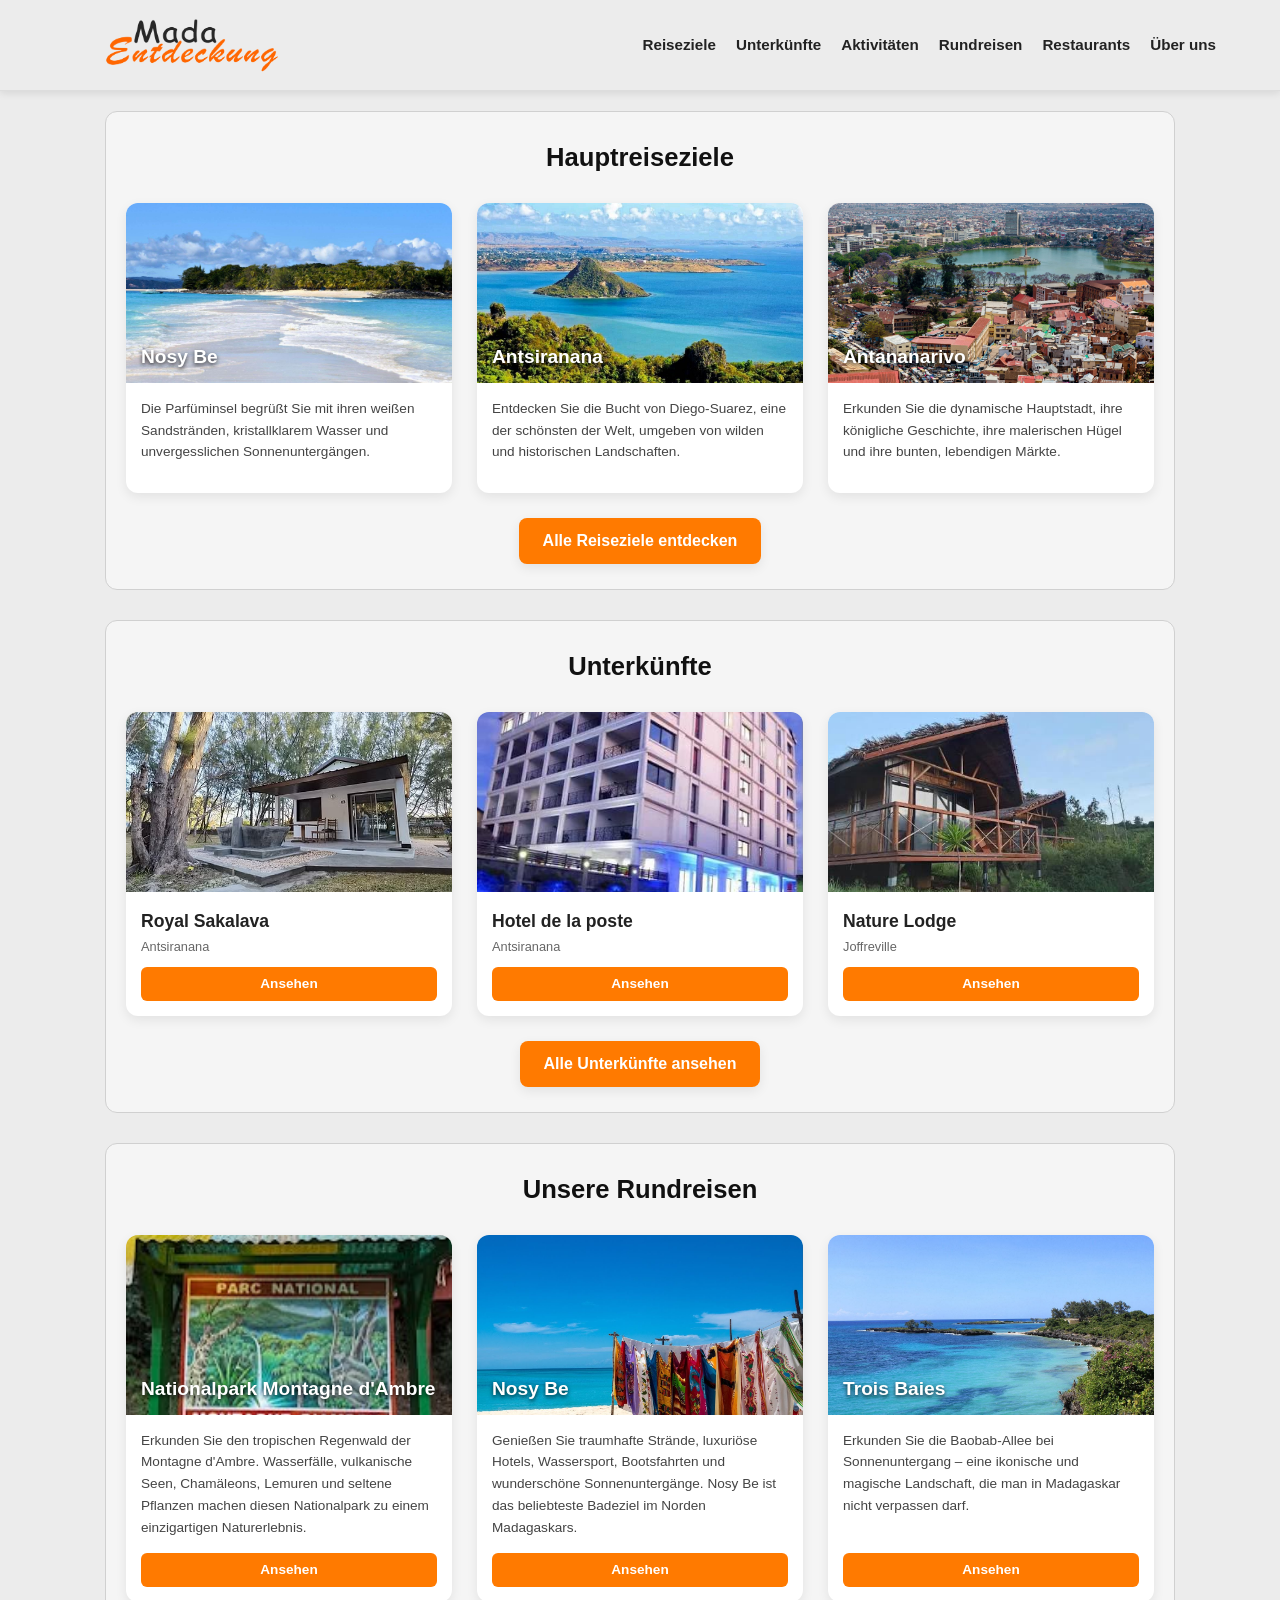
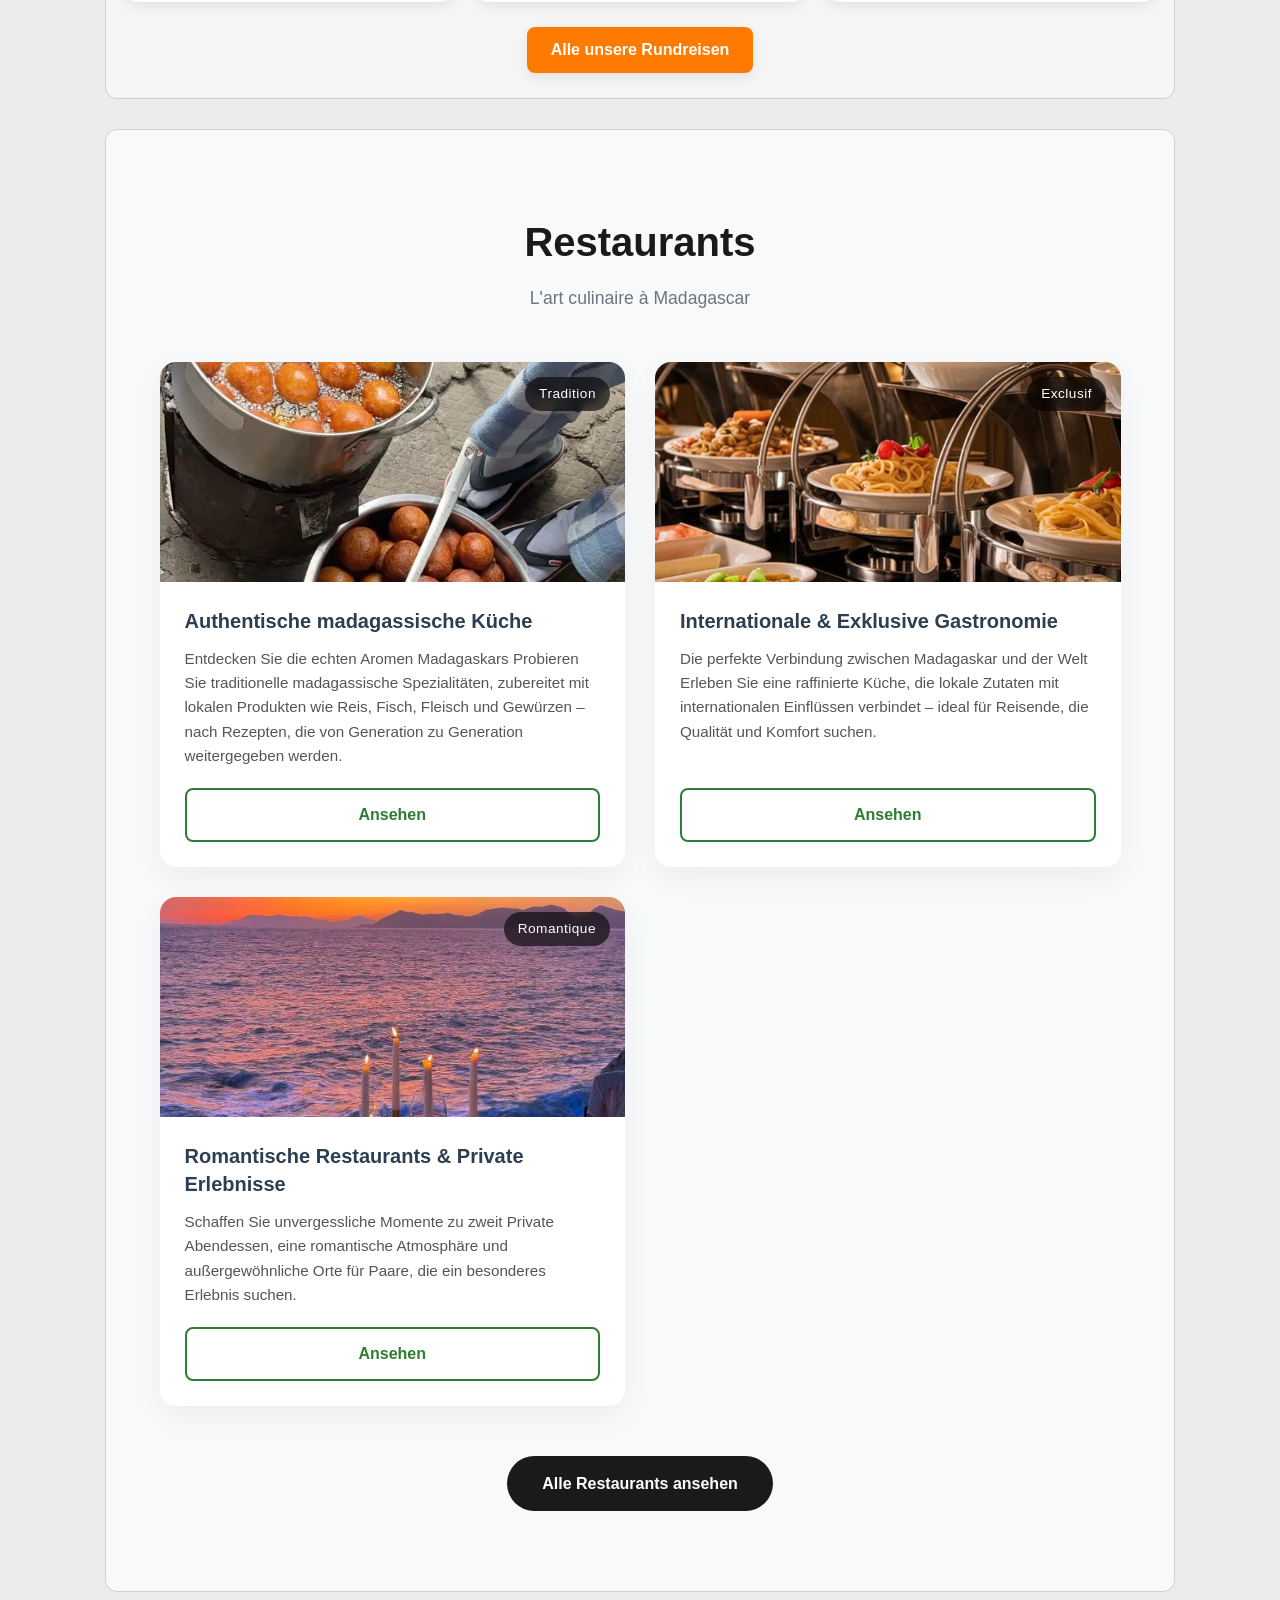
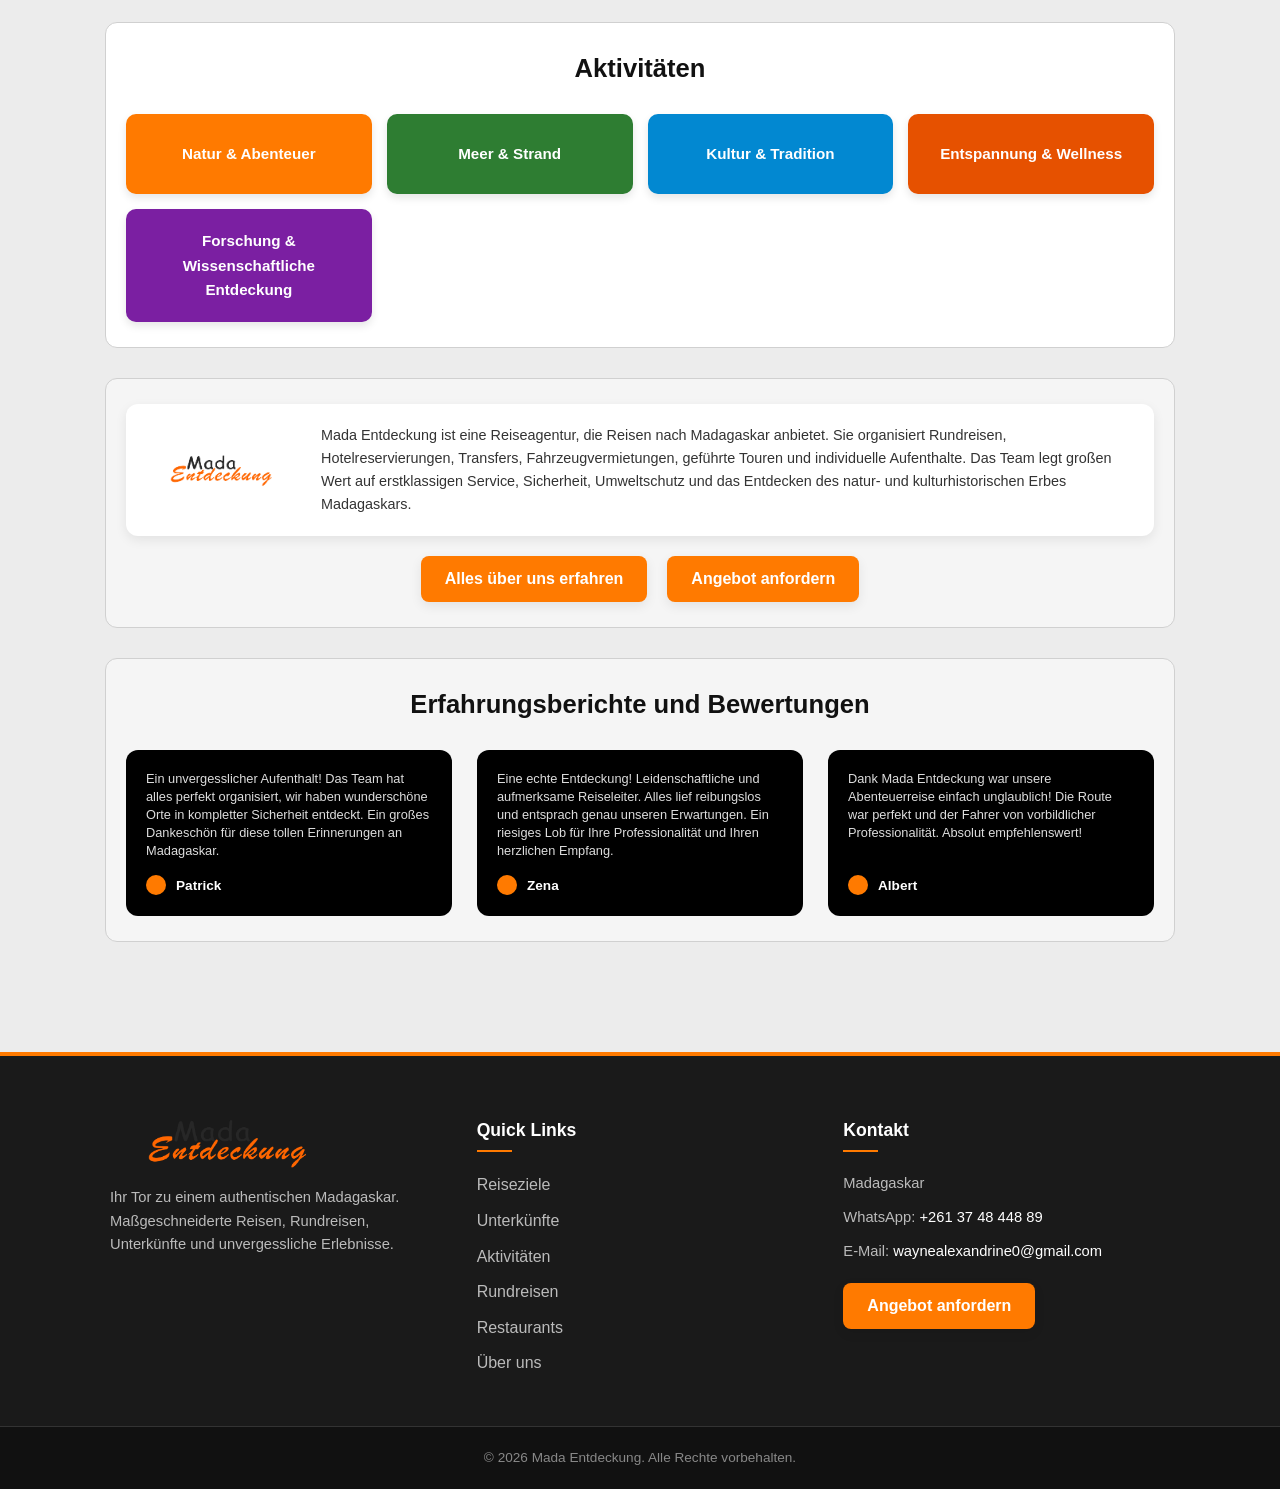
<file: index.html>
<!doctype html>
<html lang="de">
  <head>
    <meta charset="UTF-8" />
    <meta name="viewport" content="width=device-width, initial-scale=1.0" />
    <title>Mada Entdeckung - Startseite</title>
    <link rel="stylesheet" href="css/style.css" />
  </head>
  <body>
    <!-- ================= HEADER & NAVIGATION ================= -->
    <header class="header">
      <div class="logo">
        <a href="index.html">
          <img src="images/logo/logo.png" alt="Mada Entdeckung Logo" />
        </a>
      </div>
      <nav class="navbar">
        <ul>
          <li><a href="page/destination.html">Reiseziele</a></li>
          <li><a href="page/hebergement.html">Unterkünfte</a></li>
          <li><a href="page/activite.html">Aktivitäten</a></li>
          <li><a href="page/circuit.html">Rundreisen</a></li>
          <li><a href="page/restaurant.html">Restaurants</a></li>
          <li><a href="page/apropos.html">Über uns</a></li>
        </ul>
      </nav>
    </header>

    <main>
      <!-- ================= SECTION 1 : DESTINATIONS PRINCIPALES ================= -->
      <section class="section-destinations">
        <h2>Hauptreiseziele</h2>
        <div class="cards-grid">
          <!-- Carte Nosy Be -->
          <article class="card">
            <div class="card-image">
              <img src="images/ville/Nosy-Be.jpg" alt="Nosy Be" />
              <h3>Nosy Be</h3>
            </div>
            <div class="card-content">
              <p>
                Die Parfüminsel begrüßt Sie mit ihren weißen Sandstränden,
                kristallklarem Wasser und unvergesslichen Sonnenuntergängen.
              </p>
            </div>
          </article>

          <!-- Carte Antsiranana -->
          <article class="card">
            <div class="card-image">
              <img src="images/ville/Antsiranana.jpg" alt="Antsiranana" />
              <h3>Antsiranana</h3>
            </div>
            <div class="card-content">
              <p>
                Entdecken Sie die Bucht von Diego-Suarez, eine der schönsten der
                Welt, umgeben von wilden und historischen Landschaften.
              </p>
            </div>
          </article>

          <!-- Carte Antananarivo -->
          <article class="card">
            <div class="card-image">
              <img src="images/ville/Antananarivo.jpg" alt="Antananarivo" />
              <h3>Antananarivo</h3>
            </div>
            <div class="card-content">
              <p>
                Erkunden Sie die dynamische Hauptstadt, ihre königliche
                Geschichte, ihre malerischen Hügel und ihre bunten, lebendigen
                Märkte.
              </p>
            </div>
          </article>
        </div>
        <div class="center-btn">
          <a href="page/destination.html" class="btn-main"
            >Alle Reiseziele entdecken</a
          >
        </div>
      </section>

      <!-- ================= SECTION 2 : HÉBERGEMENTS ================= -->
      <section class="section-hebergements">
        <h2>Unterkünfte</h2>
        <div class="cards-grid">
          <!-- Carte Blue Bird -->
          <article class="card">
            <img
              src="images/hebergement/Royal Sakalava/01.jpg"
              alt="Blue Bird"
            />
            <div class="card-content">
              <h3>Royal Sakalava</h3>
              <p class="location">Antsiranana</p>
              <a href="fiche/hebergement/Royal_Sakalava.html" class="btn-voir"
                >Ansehen</a
              >
            </div>
          </article>

          <!-- Carte Palais Royal -->
          <article class="card">
            <img
              src="images/hebergement/Hotel de la Poste/01.jpg"
              alt="Palais Royal"
            />
            <div class="card-content">
              <h3>Hotel de la poste</h3>
              <p class="location">Antsiranana</p>
              <a href="fiche/hebergement/Hotel_Poste.html" class="btn-voir"
                >Ansehen</a
              >
            </div>
          </article>

          <!-- Carte Lodge Naivo -->
          <article class="card">
            <img
              src="images/hebergement/Nature Lodge/01.jpg"
              alt="Lodge Naivo"
            />
            <div class="card-content">
              <h3>Nature Lodge</h3>
              <p class="location">Joffreville</p>
              <a href="fiche/hebergement/Nature_Lodge.html" class="btn-voir"
                >Ansehen</a
              >
            </div>
          </article>
        </div>
        <div class="center-btn">
          <a href="page/hebergement.html" class="btn-main"
            >Alle Unterkünfte ansehen</a
          >
        </div>
      </section>

      <!-- ================= SECTION 3 : NOS CIRCUITS ================= -->
      <section class="section-circuits">
        <h2>Unsere Rundreisen</h2>
        <div class="cards-grid">
          <!-- Carte Montagne d'Ambre -->
          <article class="card">
            <div class="card-image">
              <img
                src="images/circuit/Montagne d'Ambre/01.jpg"
                alt="Montagne d'Ambre"
              />
              <h3>Nationalpark Montagne d'Ambre</h3>
            </div>
            <div class="card-content">
              <p>
                Erkunden Sie den tropischen Regenwald der Montagne d'Ambre.
                Wasserfälle, vulkanische Seen, Chamäleons, Lemuren und seltene
                Pflanzen machen diesen Nationalpark zu einem einzigartigen
                Naturerlebnis.
              </p>
              <a href="fiche/circuit/Montagne_Ambre.html" class="btn-voir"
                >Ansehen</a
              >
            </div>
          </article>

          <!-- Carte Tsingy Rouge -->
          <article class="card">
            <div class="card-image">
              <img src="images/circuit/Nosy Be/01.jpg" alt="Tsingy Rouge" />
              <h3>Nosy Be</h3>
            </div>
            <div class="card-content">
              <p>
                Genießen Sie traumhafte Strände, luxuriöse Hotels, Wassersport,
                Bootsfahrten und wunderschöne Sonnenuntergänge. Nosy Be ist das
                beliebteste Badeziel im Norden Madagaskars.
              </p>
              <a href="fiche/circuit/Nosy_Be.html" class="btn-voir">Ansehen</a>
            </div>
          </article>

          <!-- Carte Baobab -->
          <article class="card">
            <div class="card-image">
              <img src="images/circuit/Trois Bais/01.jpg" alt="Trois Baies" />
              <h3>Trois Baies</h3>
            </div>
            <div class="card-content">
              <p>
                Erkunden Sie die Baobab-Allee bei Sonnenuntergang – eine
                ikonische und magische Landschaft, die man in Madagaskar nicht
                verpassen darf.
              </p>
              <a href="fiche/circuit/Trois_Bais.html" class="btn-voir"
                >Ansehen</a
              >
            </div>
          </article>
        </div>
        <div class="center-btn">
          <a href="page/circuit.html" class="btn-main"
            >Alle unsere Rundreisen</a
          >
        </div>
      </section>

      <!-- ================= SECTION 4 : RESTAURANTS ================= -->
      <section class="gastronomy-section">
        <div class="section-header">
          <h2>Restaurants</h2>
          <p class="section-subtitle">L'art culinaire à Madagascar</p>
        </div>

        <div class="gastronomy-grid">
          <!-- Carte 1 -->
          <article class="gastro-card">
            <div class="gastro-media">
              <img
                src="images/restaurant/Authentische madagassische Küche/01.jpg"
                alt="Cuisine authentique de Madagascar"
                loading="lazy"
              />
              <span class="gastro-badge">Tradition</span>
            </div>
            <div class="gastro-details">
              <div class="gastro-text">
                <h3>Authentische madagassische Küche</h3>
                <p class="gastro-description">
                  Entdecken Sie die echten Aromen Madagaskars Probieren Sie
                  traditionelle madagassische Spezialitäten, zubereitet mit
                  lokalen Produkten wie Reis, Fisch, Fleisch und Gewürzen – nach
                  Rezepten, die von Generation zu Generation weitergegeben
                  werden.
                </p>
              </div>
              <a
                href="fiche/restaurant/Authentische madagassische Küche.html"
                class="gastro-action-btn"
                >Ansehen</a
              >
            </div>
          </article>

          <!-- Carte 2 -->
          <article class="gastro-card">
            <div class="gastro-media">
              <img
                src="images/restaurant/Internationale & Exklusive Gastronomie/01.jpg"
                alt="Gastronomie internationale et exclusive"
                loading="lazy"
              />
              <span class="gastro-badge">Exclusif</span>
            </div>
            <div class="gastro-details">
              <div class="gastro-text">
                <h3>Internationale & Exklusive Gastronomie</h3>
                <p class="gastro-description">
                  Die perfekte Verbindung zwischen Madagaskar und der Welt
                  Erleben Sie eine raffinierte Küche, die lokale Zutaten mit
                  internationalen Einflüssen verbindet – ideal für Reisende, die
                  Qualität und Komfort suchen.
                </p>
              </div>
              <a
                href="fiche/restaurant/Internationale & Exklusive Gastronomie.html"
                class="gastro-action-btn"
                >Ansehen</a
              >
            </div>
          </article>

          <!-- Carte 3 -->
          <article class="gastro-card">
            <div class="gastro-media">
              <img
                src="images/restaurant/Romantische Restaurants & Private Erlebnisse/01.jpg"
                alt="Restaurants romantiques et expériences privées"
                loading="lazy"
              />
              <span class="gastro-badge">Romantique</span>
            </div>
            <div class="gastro-details">
              <div class="gastro-text">
                <h3>Romantische Restaurants & Private Erlebnisse</h3>
                <p class="gastro-description">
                  Schaffen Sie unvergessliche Momente zu zweit Private
                  Abendessen, eine romantische Atmosphäre und außergewöhnliche
                  Orte für Paare, die ein besonderes Erlebnis suchen.
                </p>
              </div>
              <a
                href="fiche/restaurant/Romantische Restaurants & Private Erlebnisse.html"
                class="gastro-action-btn"
                >Ansehen</a
              >
            </div>
          </article>
        </div>

        <div class="section-footer-action">
          <a href="page/restaurant.html" class="btn-global-explore"
            >Alle Restaurants ansehen</a
          >
        </div>
      </section>

      <!-- ================= SECTION 5 : ACTIVITÉS ================= -->
      <section class="section-activites">
        <h2>Aktivitäten</h2>
        <div class="activites-grid">
          <div class="activite-card act-1">
            <p>Natur & Abenteuer</p>
          </div>
          <div class="activite-card act-2">
            <p>Meer & Strand</p>
          </div>
          <div class="activite-card act-3">
            <p>Kultur & Tradition</p>
          </div>
          <div class="activite-card act-4">
            <p>Entspannung & Wellness</p>
          </div>
          <div class="activite-card act-5">
            <p>Forschung & Wissenschaftliche Entdeckung</p>
          </div>
        </div>
      </section>

      <!-- ================= SECTION 6 : À PROPOS / PRÉSENTATION ================= -->
      <section class="section-apropos">
        <div class="apropos-container">
          <div class="apropos-logo">
            <img src="images/logo/logo.png" alt="Mada Entdeckung Logo Groβ" />
          </div>
          <div class="apropos-text">
            <p>
              Mada Entdeckung ist eine Reiseagentur, die Reisen nach Madagaskar
              anbietet. Sie organisiert Rundreisen, Hotelreservierungen,
              Transfers, Fahrzeugvermietungen, geführte Touren und individuelle
              Aufenthalte. Das Team legt großen Wert auf erstklassigen Service,
              Sicherheit, Umweltschutz und das Entdecken des natur- und
              kulturhistorischen Erbes Madagaskars.
            </p>
          </div>
        </div>
        <div class="apropos-actions">
          <a href="page/apropos.html" class="btn-main"
            >Alles über uns erfahren</a
          >
          <a href="page/devis.html" class="btn-main">Angebot anfordern</a>
        </div>
      </section>

      <!-- ================= SECTION 7 : TÉMOIGNAGES ET AVIS ================= -->
      <section class="section-temoignages">
        <h2>Erfahrungsberichte und Bewertungen</h2>
        <div class="cards-grid">
          <article class="card-avis">
            <p>
              Ein unvergesslicher Aufenthalt! Das Team hat alles perfekt
              organisiert, wir haben wunderschöne Orte in kompletter Sicherheit
              entdeckt. Ein großes Dankeschön für diese tollen Erinnerungen an
              Madagaskar.
            </p>
            <div class="avis-author">
              <span class="avatar-orange"></span>
              <span class="author-name">Patrick</span>
            </div>
          </article>

          <article class="card-avis">
            <p>
              Eine echte Entdeckung! Leidenschaftliche und aufmerksame
              Reiseleiter. Alles lief reibungslos und entsprach genau unseren
              Erwartungen. Ein riesiges Lob für Ihre Professionalität und Ihren
              herzlichen Empfang.
            </p>
            <div class="avis-author">
              <span class="avatar-orange"></span>
              <span class="author-name">Zena</span>
            </div>
          </article>

          <article class="card-avis">
            <p>
              Dank Mada Entdeckung war unsere Abenteuerreise einfach
              unglaublich! Die Route war perfekt und der Fahrer von
              vorbildlicher Professionalität. Absolut empfehlenswert!
            </p>
            <div class="avis-author">
              <span class="avatar-orange"></span>
              <span class="author-name">Albert</span>
            </div>
          </article>
        </div>
      </section>
    </main>

    <!-- ================= FOOTER & CONTACT ================= -->
    <!-- ================= FOOTER STANDARD ================= -->
<footer class="footer-standard">
  <div class="footer-container">
    <!-- Col 1 : À propos / Logo -->
    <div class="footer-col">
      <img src="images/logo/logo.png" alt="Mada Entdeckung Logo" class="footer-logo">
      <p class="footer-desc">
        Ihr Tor zu einem authentischen Madagaskar. Maßgeschneiderte Reisen, Rundreisen, Unterkünfte und unvergessliche Erlebnisse.
      </p>
    </div>

    <!-- Col 2 : Liens rapides -->
    <div class="footer-col">
      <h3>Quick Links</h3>
      <ul class="footer-links">
        <li><a href="page/destination.html">Reiseziele</a></li>
        <li><a href="page/hebergement.html">Unterkünfte</a></li>
        <li><a href="page/activite.html">Aktivitäten</a></li>
        <li><a href="page/circuit.html">Rundreisen</a></li>
        <li><a href="page/restaurant.html">Restaurants</a></li>
        <li><a href="page/apropos.html">Über uns</a></li>
      </ul>
    </div>

    <!-- Col 3 : Contact & Devis -->
    <div class="footer-col">
      <h3>Kontakt</h3>
      <p class="footer-contact-item">
        <i class="fas fa-map-marker-alt"></i> Madagaskar
      </p>
      <p class="footer-contact-item">
        <i class="fab fa-whatsapp"></i> WhatsApp: <a href="https://wa.me/261374844889" target="_blank" rel="noopener noreferrer">+261 37 48 448 89</a>
      </p>
      <p class="footer-contact-item">
        <i class="fas fa-envelope"></i> E-Mail: <a href="mailto:waynealexandrine0@gmail.com">waynealexandrine0@gmail.com</a>
      </p>
      <div class="footer-action">
        <a href="page/devis.html" class="btn-main">Angebot anfordern</a>
      </div>
    </div>
  </div>

  <!-- Copyright -->
  <div class="footer-bottom">
    <p>&copy; 2026 Mada Entdeckung. Alle Rechte vorbehalten.</p>
  </div>
</footer>

    
    <script src="js/script.js" defer></script>
  </body>
</html>
</file>
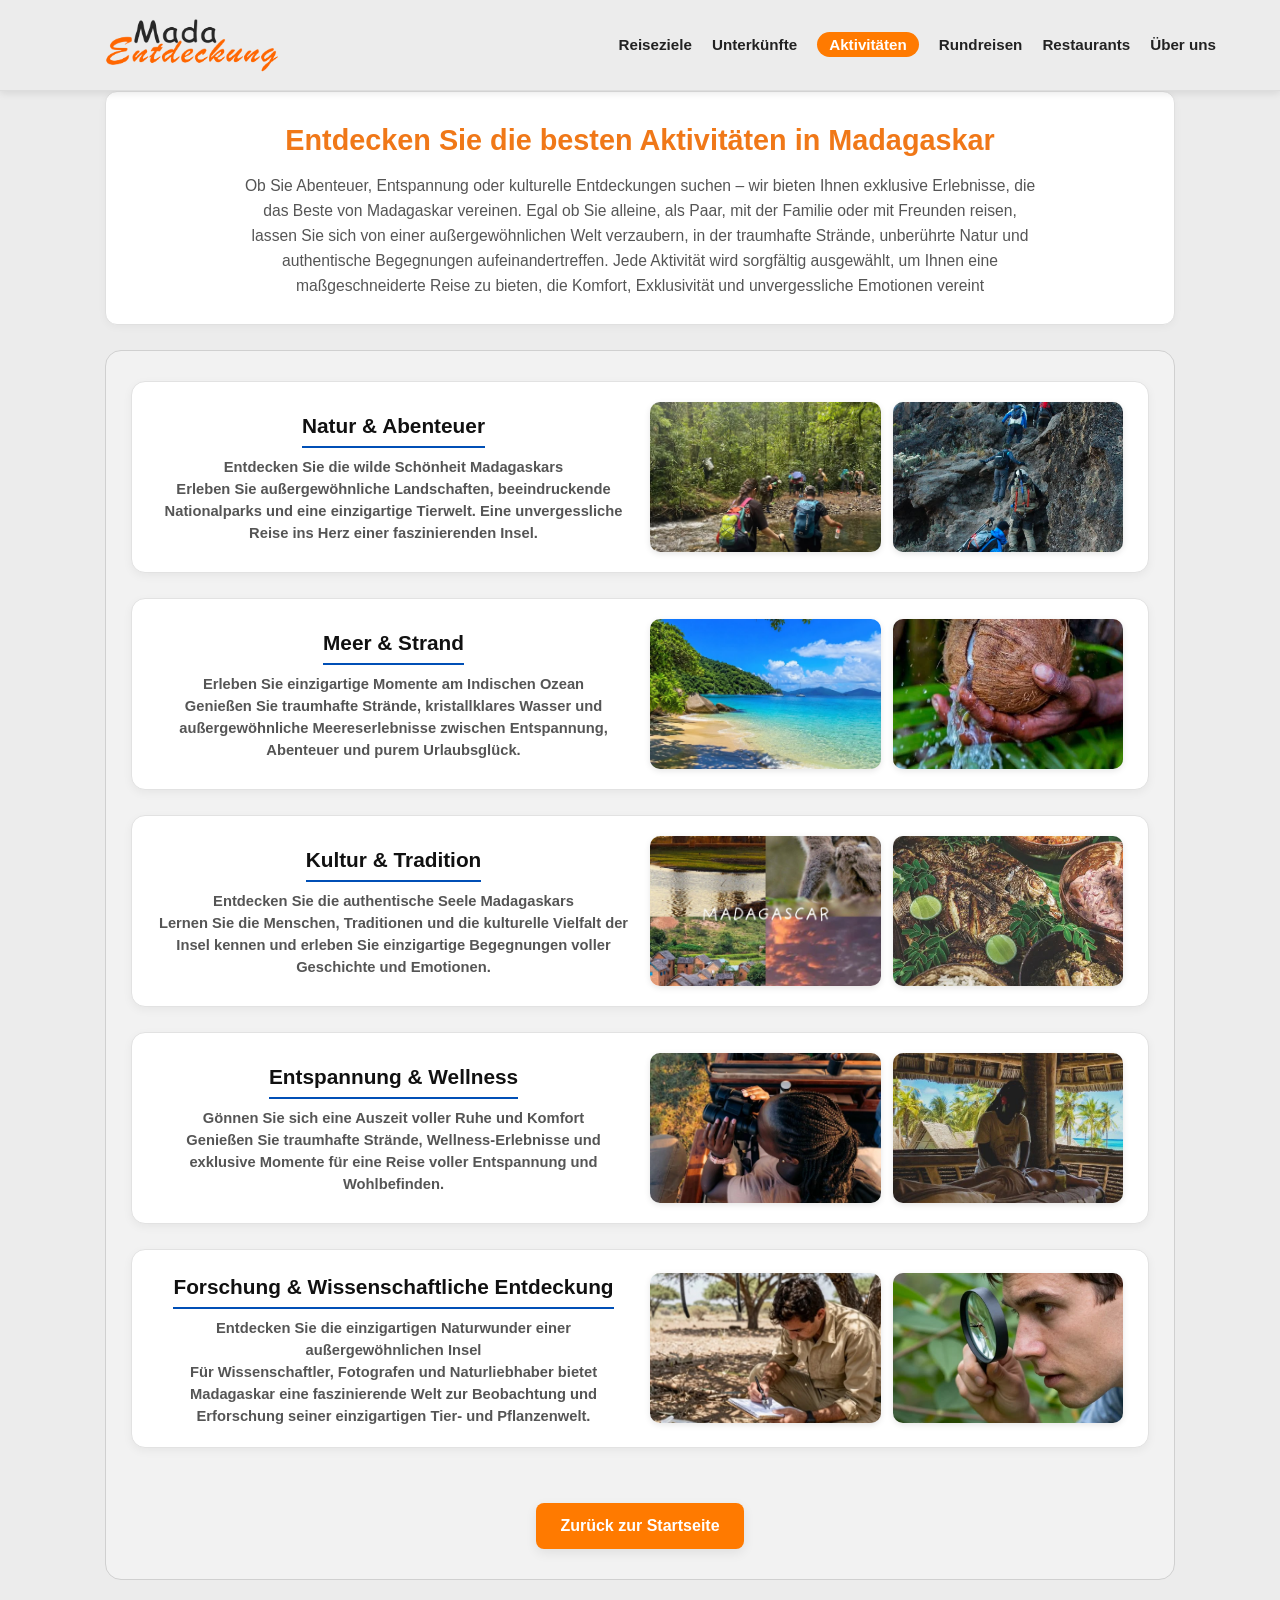
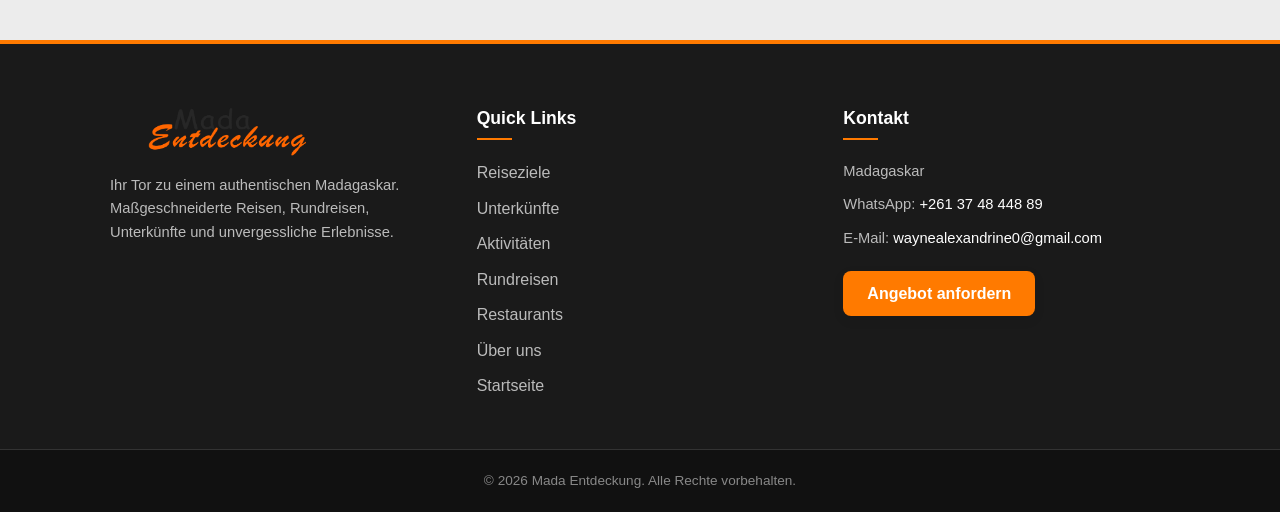
<file: page/activite.html>
<!doctype html>
<html lang="de">
  <head>
    <meta charset="UTF-8" />
    <meta name="viewport" content="width=device-width, initial-scale=1.0" />
    <title>Mada Entdeckung - Aktivitäten</title>
    <!-- CSS Global -->
    <link rel="stylesheet" href="../css/style.css" />
    <!-- CSS Spécifique à la page Activités -->
    <link rel="stylesheet" href="../css/activite.css" />
  </head>

  <body>
    <!-- ================= HEADER & NAVIGATION ================= -->
    <header class="header">
      <div class="logo">
        <a href="../index.html">
          <img src="../images/logo/logo.png" alt="Mada Entdeckung Logo" />
        </a>
      </div>
      <nav class="navbar">
        <ul>
          <li><a href="destination.html">Reiseziele</a></li>
          <li><a href="hebergement.html">Unterkünfte</a></li>
          <li><a href="activite.html" class="active">Aktivitäten</a></li>
          <li><a href="circuit.html">Rundreisen</a></li>
          <li><a href="restaurant.html">Restaurants</a></li>
          <li><a href="apropos.html">Über uns</a></li>
        </ul>
      </nav>
    </header>

    <main class="activites-page">
      <!-- Petite description sous la navigation -->
      <section class="activites-intro">
        <h2>Entdecken Sie die besten Aktivitäten in Madagaskar</h2>
        <p>
          Ob Sie Abenteuer, Entspannung oder kulturelle Entdeckungen suchen –
          wir bieten Ihnen exklusive Erlebnisse, die das Beste von Madagaskar
          vereinen. Egal ob Sie alleine, als Paar, mit der Familie oder mit
          Freunden reisen, lassen Sie sich von einer außergewöhnlichen Welt
          verzaubern, in der traumhafte Strände, unberührte Natur und
          authentische Begegnungen aufeinandertreffen. Jede Aktivität wird
          sorgfältig ausgewählt, um Ihnen eine maßgeschneiderte Reise zu bieten,
          die Komfort, Exklusivität und unvergessliche Emotionen vereint
        </p>
      </section>

      <!-- Conteneur principal des activités -->
      <section class="activites-container">
        <div class="activites-list">
          <!-- Activité 1 : Safari -->
          <article class="activite-card">
            <div class="activite-info">
              <h3>Natur & Abenteuer</h3>
              <p class="activite-desc">
                Entdecken Sie die wilde Schönheit Madagaskars <br />
                Erleben Sie außergewöhnliche Landschaften, beeindruckende
                Nationalparks und eine einzigartige Tierwelt. Eine
                unvergessliche Reise ins Herz einer faszinierenden Insel.
              </p>
            </div>
            <div class="activite-images-duo">
              <div class="img-wrapper">
                <img src="../images/activite/01.jpg" alt="Safari foto 1" />
              </div>
              <div class="img-wrapper">
                <img src="../images/activite/02.jpg" alt="Safari foto 2" />
              </div>
            </div>
          </article>

          <!-- Activité 2 : Randonnée -->
          <article class="activite-card">
            <div class="activite-info">
              <h3>Meer & Strand</h3>
              <p class="activite-desc">
                Erleben Sie einzigartige Momente am Indischen Ozean <br />
                Genießen Sie traumhafte Strände, kristallklares Wasser und
                außergewöhnliche Meereserlebnisse zwischen Entspannung,
                Abenteuer und purem Urlaubsglück.
              </p>
            </div>
            <div class="activite-images-duo">
              <div class="img-wrapper">
                <img
                  src="../images/activite/03.jpg"
                  alt="Meer & Strand foto 1"
                />
              </div>
              <div class="img-wrapper">
                <img
                  src="../images/activite/04.jpg"
                  alt="Meer & Strand foto 2"
                />
              </div>
            </div>
          </article>

          <!-- Activité 3 : Baignade -->
          <article class="activite-card">
            <div class="activite-info">
              <h3>Kultur & Tradition</h3>
              <p class="activite-desc">
                Entdecken Sie die authentische Seele Madagaskars <br />
                Lernen Sie die Menschen, Traditionen und die kulturelle Vielfalt
                der Insel kennen und erleben Sie einzigartige Begegnungen voller
                Geschichte und Emotionen.
              </p>
            </div>
            <div class="activite-images-duo">
              <div class="img-wrapper">
                <img
                  src="../images/activite/05.jpg"
                  alt="Kultur & Tradition foto 1"
                />
              </div>
              <div class="img-wrapper">
                <img
                  src="../images/activite/06.jpg"
                  alt="Kultur & Tradition foto 2"
                />
              </div>
            </div>
          </article>

          <!-- Activité 4 : Observation Lémuriens -->
          <article class="activite-card">
            <div class="activite-info">
              <h3>Entspannung & Wellness</h3>
              <p class="activite-desc">
                Gönnen Sie sich eine Auszeit voller Ruhe und Komfort <br />
                Genießen Sie traumhafte Strände, Wellness-Erlebnisse und
                exklusive Momente für eine Reise voller Entspannung und
                Wohlbefinden.
              </p>
            </div>
            <div class="activite-images-duo">
              <div class="img-wrapper">
                <img src="../images/activite/07.jpg" alt="Lémuriens foto 1" />
              </div>
              <div class="img-wrapper">
                <img
                  src="../images/activite/08.jpg"
                  alt="Entspannung & Wellness foto 2"
                />
              </div>
            </div>
          </article>

          <!-- Activité 5 : Camping -->
          <article class="activite-card">
            <div class="activite-info">
              <h3>Forschung & Wissenschaftliche Entdeckung</h3>
              <p class="activite-desc">
                Entdecken Sie die einzigartigen Naturwunder einer
                außergewöhnlichen Insel <br />
                Für Wissenschaftler, Fotografen und Naturliebhaber bietet
                Madagaskar eine faszinierende Welt zur Beobachtung und
                Erforschung seiner einzigartigen Tier- und Pflanzenwelt.
              </p>
            </div>
            <div class="activite-images-duo">
              <div class="img-wrapper">
                <img
                  src="../images/activite/09.jpg"
                  alt="Forschung & Wissenschaftliche Entdeckung foto 1"
                />
              </div>
              <div class="img-wrapper">
                <img
                  src="../images/activite/10.jpg"
                  alt="Forschung & Wissenschaftliche Entdeckung foto 2"
                />
              </div>
            </div>
          </article>

          <!-- Bouton Retour -->
          <div class="center-btn" style="margin-top: 30px">
            <a href="../index.html" class="btn-main">Zurück zur Startseite</a>
          </div>
        </div>
      </section>
    </main>

    <!-- ================= FOOTER STANDARD ================= -->
    <footer class="footer-standard">
      <div class="footer-container">
        <!-- Col 1 : À propos / Logo -->
        <div class="footer-col">
          <img
            src="../images/logo/logo.png"
            alt="Mada Entdeckung Logo"
            class="footer-logo"
          />
          <p class="footer-desc">
            Ihr Tor zu einem authentischen Madagaskar. Maßgeschneiderte Reisen,
            Rundreisen, Unterkünfte und unvergessliche Erlebnisse.
          </p>
        </div>

        <!-- Col 2 : Liens rapides -->
        <div class="footer-col">
          <h3>Quick Links</h3>
          <ul class="footer-links">
            <li><a href="destination.html">Reiseziele</a></li>
            <li><a href="hebergement.html">Unterkünfte</a></li>
            <li><a href="activite.html">Aktivitäten</a></li>
            <li><a href="circuit.html">Rundreisen</a></li>
            <li><a href="restaurant.html">Restaurants</a></li>
            <li><a href="apropos.html">Über uns</a></li>
            <li><a href="../index.html">Startseite</a></li>
          </ul>
        </div>

        <!-- Col 3 : Contact & Devis -->
        <div class="footer-col">
          <h3>Kontakt</h3>
          <p class="footer-contact-item">
            <i class="fas fa-map-marker-alt"></i> Madagaskar
          </p>
          <p class="footer-contact-item">
            <i class="fab fa-whatsapp"></i> WhatsApp:
            <a
              href="https://wa.me/261374844889"
              target="_blank"
              rel="noopener noreferrer"
              >+261 37 48 448 89</a
            >
          </p>
          <p class="footer-contact-item">
            <i class="fas fa-envelope"></i> E-Mail:
            <a href="mailto:waynealexandrine0@gmail.com"
              >waynealexandrine0@gmail.com</a
            >
          </p>
          <div class="footer-action">
            <a href="devis.html" class="btn-main">Angebot anfordern</a>
          </div>
        </div>
      </div>

      <!-- Copyright -->
      <div class="footer-bottom">
        <p>&copy; 2026 Mada Entdeckung. Alle Rechte vorbehalten.</p>
      </div>
    </footer>

    <script src="../js/script.js" defer></script>
  </body>
</html>
</file>
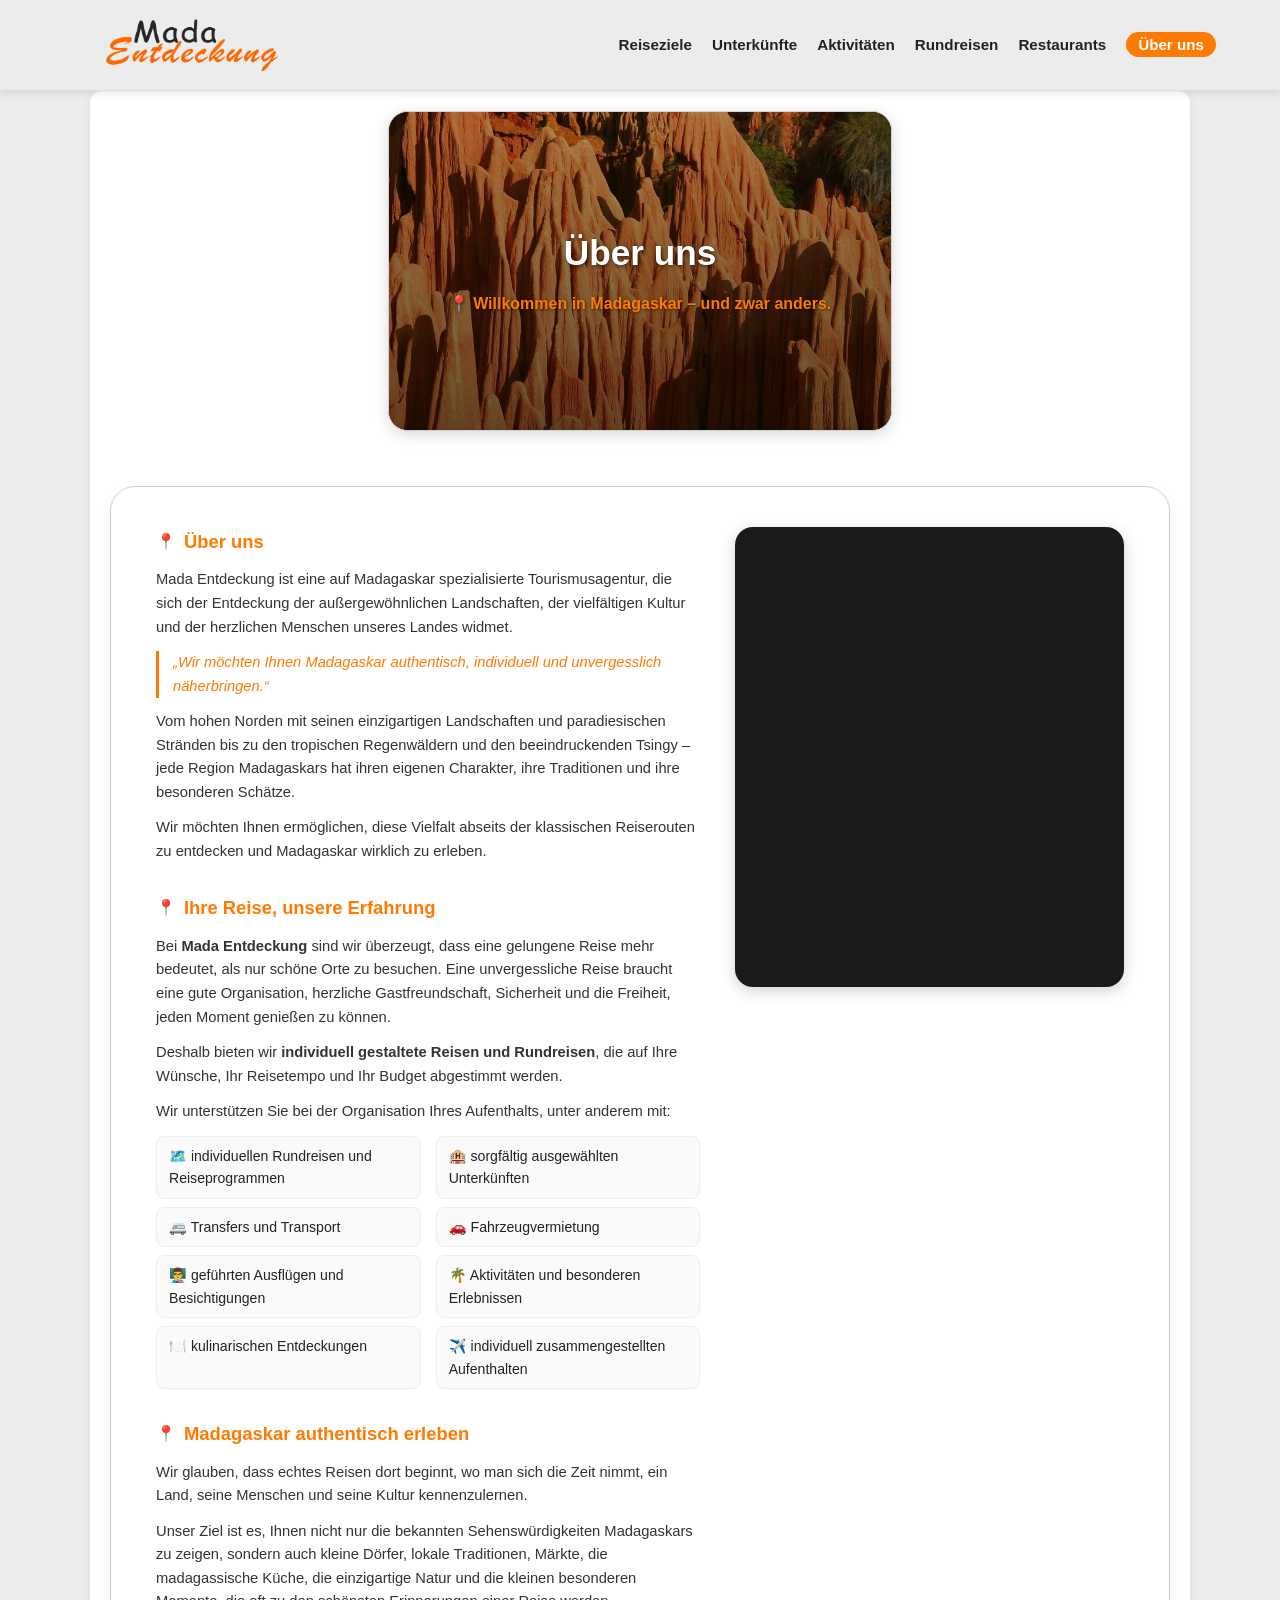
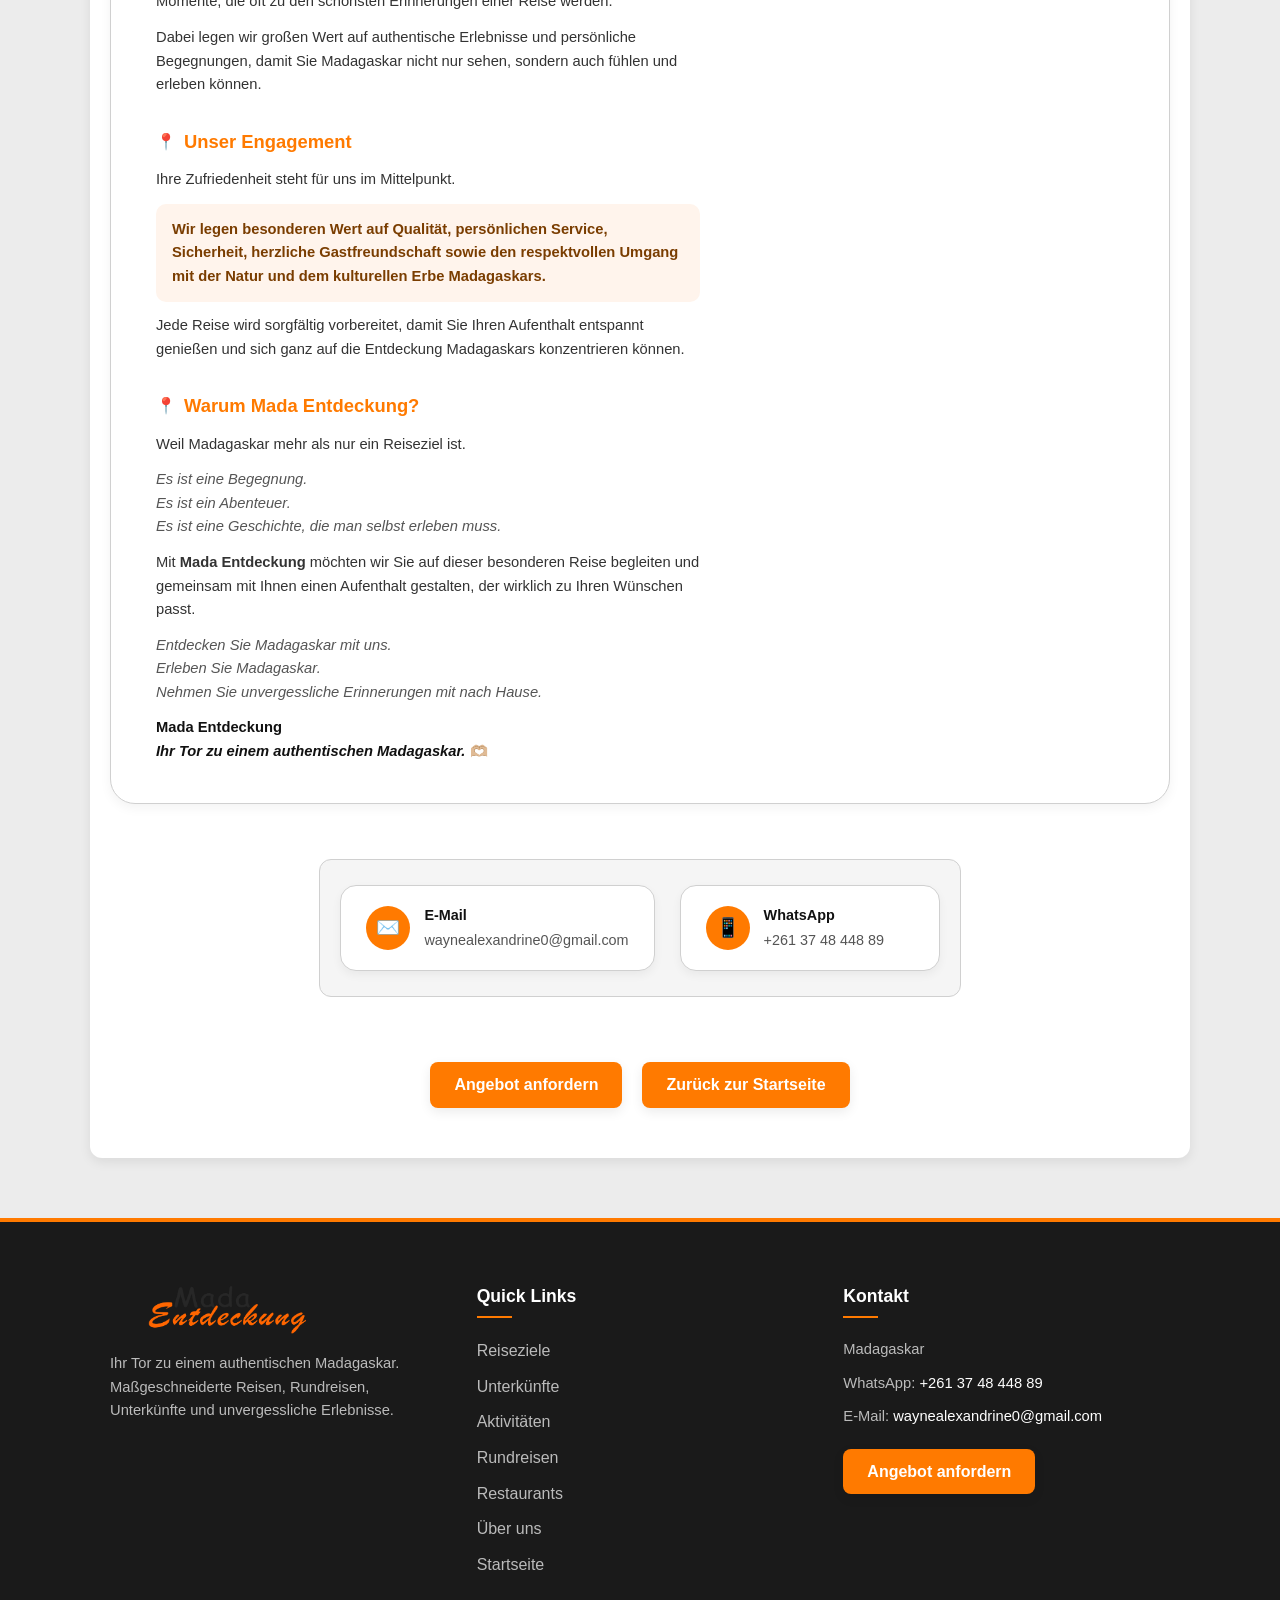
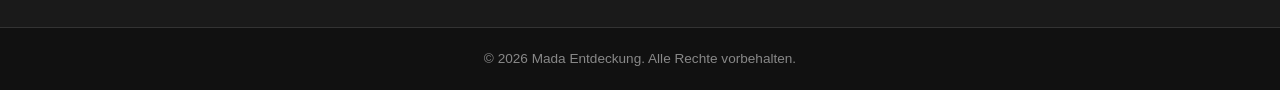
<file: page/apropos.html>
<!doctype html>
<html lang="de">
  <head>
    <meta charset="UTF-8" />
    <meta name="viewport" content="width=device-width, initial-scale=1.0" />
    <title>Mada Entdeckung - Über uns</title>
    <!-- CSS Global -->
    <link rel="stylesheet" href="../css/style.css" />
    <!-- CSS Spécifique À Propos -->
    <link rel="stylesheet" href="../css/apropos.css" />
  </head>
  <body>
    <!-- ================= HEADER & NAVIGATION ================= -->
    <header class="header">
      <div class="logo">
        <a href="../index.html">
          <img src="../images/logo/logo.png" alt="Mada Entdeckung Logo" />
        </a>
      </div>
      <nav class="navbar">
        <ul>
          <li><a href="destination.html">Reiseziele</a></li>
          <li><a href="hebergement.html">Unterkünfte</a></li>
          <li><a href="activite.html">Aktivitäten</a></li>
          <li><a href="circuit.html">Rundreisen</a></li>
          <li><a href="restaurant.html">Restaurants</a></li>
          <li><a href="apropos.html" class="active">Über uns</a></li>
        </ul>
      </nav>
    </header>

    <main class="apropos-container">
      <!-- SECTION 1 : BANNIÈRE PHOTO AVEC TITRE ================= -->
      <section class="apropos-hero">
        <img
          src="../images/circuit/Tsingy Rouge/05.jpg"
          alt="Landschaft Madagaskar"
          class="hero-bg"
        />
        <div class="hero-overlay"></div>

        <div class="hero-content">
          <h1>Über uns</h1>
          <p class="hero-tagline">
            📍 Willkommen in Madagaskar – und zwar anders.
          </p>
        </div>
      </section>

      <!-- SECTION 2 : TEXTE LONG + CAROUSEL D'IMAGES DÉFILANT ========== -->
      <section class="apropos-story">
        <!-- Colonne de texte -->
        <div class="story-text">
          <div class="story-block">
            <h2><span class="pin">📍</span> Über uns</h2>
            <p>
              Mada Entdeckung ist eine auf Madagaskar spezialisierte
              Tourismusagentur, die sich der Entdeckung der außergewöhnlichen
              Landschaften, der vielfältigen Kultur und der herzlichen Menschen
              unseres Landes widmet.
            </p>
            <p class="quote">
              „Wir möchten Ihnen Madagaskar authentisch, individuell und
              unvergesslich näherbringen.“
            </p>
            <p>
              Vom hohen Norden mit seinen einzigartigen Landschaften und
              paradiesischen Stränden bis zu den tropischen Regenwäldern und den
              beeindruckenden Tsingy – jede Region Madagaskars hat ihren eigenen
              Charakter, ihre Traditionen und ihre besonderen Schätze.
            </p>
            <p>
              Wir möchten Ihnen ermöglichen, diese Vielfalt abseits der
              klassischen Reiserouten zu entdecken und Madagaskar wirklich zu
              erleben.
            </p>
          </div>

          <div class="story-block">
            <h2><span class="pin">📍</span> Ihre Reise, unsere Erfahrung</h2>
            <p>
              Bei <strong>Mada Entdeckung</strong> sind wir überzeugt, dass eine
              gelungene Reise mehr bedeutet, als nur schöne Orte zu besuchen.
              Eine unvergessliche Reise braucht eine gute Organisation,
              herzliche Gastfreundschaft, Sicherheit und die Freiheit, jeden
              Moment genießen zu können.
            </p>
            <p>
              Deshalb bieten wir
              <strong>individuell gestaltete Reisen und Rundreisen</strong>, die
              auf Ihre Wünsche, Ihr Reisetempo und Ihr Budget abgestimmt werden.
            </p>
            <p>
              Wir unterstützen Sie bei der Organisation Ihres Aufenthalts, unter
              anderem mit:
            </p>
            <ul class="service-list">
              <li>🗺️ individuellen Rundreisen und Reiseprogrammen</li>
              <li>🏨 sorgfältig ausgewählten Unterkünften</li>
              <li>🚐 Transfers und Transport</li>
              <li>🚗 Fahrzeugvermietung</li>
              <li>👨‍🏫 geführten Ausflügen und Besichtigungen</li>
              <li>🌴 Aktivitäten und besonderen Erlebnissen</li>
              <li>🍽️ kulinarischen Entdeckungen</li>
              <li>✈️ individuell zusammengestellten Aufenthalten</li>
            </ul>
          </div>

          <div class="story-block">
            <h2><span class="pin">📍</span> Madagaskar authentisch erleben</h2>
            <p>
              Wir glauben, dass echtes Reisen dort beginnt, wo man sich die Zeit
              nimmt, ein Land, seine Menschen und seine Kultur kennenzulernen.
            </p>
            <p>
              Unser Ziel ist es, Ihnen nicht nur die bekannten
              Sehenswürdigkeiten Madagaskars zu zeigen, sondern auch kleine
              Dörfer, lokale Traditionen, Märkte, die madagassische Küche, die
              einzigartige Natur und die kleinen besonderen Momente, die oft zu
              den schönsten Erinnerungen einer Reise werden.
            </p>
            <p>
              Dabei legen wir großen Wert auf authentische Erlebnisse und
              persönliche Begegnungen, damit Sie Madagaskar nicht nur sehen,
              sondern auch fühlen und erleben können.
            </p>
          </div>

          <div class="story-block">
            <h2><span class="pin">📍</span> Unser Engagement</h2>
            <p>Ihre Zufriedenheit steht für uns im Mittelpunkt.</p>
            <p class="highlight">
              Wir legen besonderen Wert auf Qualität, persönlichen Service,
              Sicherheit, herzliche Gastfreundschaft sowie den respektvollen
              Umgang mit der Natur und dem kulturellen Erbe Madagaskars.
            </p>
            <p>
              Jede Reise wird sorgfältig vorbereitet, damit Sie Ihren Aufenthalt
              entspannt genießen und sich ganz auf die Entdeckung Madagaskars
              konzentrieren können.
            </p>
          </div>

          <div class="story-block">
            <h2><span class="pin">📍</span> Warum Mada Entdeckung?</h2>
            <p>Weil Madagaskar mehr als nur ein Reiseziel ist.</p>
            <p class="poetic">
              Es ist eine Begegnung.<br />
              Es ist ein Abenteuer.<br />
              Es ist eine Geschichte, die man selbst erleben muss.
            </p>
            <p>
              Mit <strong>Mada Entdeckung</strong> möchten wir Sie auf dieser
              besonderen Reise begleiten und gemeinsam mit Ihnen einen
              Aufenthalt gestalten, der wirklich zu Ihren Wünschen passt.
            </p>
            <p class="poetic">
              Entdecken Sie Madagaskar mit uns.<br />
              Erleben Sie Madagaskar.<br />
              Nehmen Sie unvergessliche Erinnerungen mit nach Hause.
            </p>
            <p class="signature">
              Mada Entdeckung<br />
              <em>Ihr Tor zu einem authentischen Madagaskar.</em> 🫶🏼
            </p>
          </div>
        </div>

        <!-- Colonne carousel : images qui défilent en fondu -->
        <div class="story-carousel">
          <img
            src="../images/circuit/Nosy Be/06.jpg"
            alt="Nosy Be"
            class="carousel-img"
          />
          <img
            src="../images/activite/03.jpg"
            alt="Aktivität Madagaskar"
            class="carousel-img"
          />
          <img
            src="../images/circuit/Montagne d'Ambre/07.jpg"
            alt="Montagne d'Ambre"
            class="carousel-img"
          />
          <img
            src="../images/hebergement/Ankarana Lodge/03.jpg"
            alt="Ankarana Lodge"
            class="carousel-img"
          />
          <img
            src="../images/circuit/Trois Bais/05.jpg"
            alt="Trois Baies"
            class="carousel-img"
          />
          <img
            src="../images/circuit/Nosy Be/05.jpg"
            alt="Nosy Be"
            class="carousel-img"
          />

          <img
            src="../images/hebergement/Royal Sakalava/04.jpg"
            alt="Royal Sakalava"
            class="carousel-img"
          />

          <img
            src="../images/circuit/Nosy Be/02.jpg"
            alt="Nosy Be"
            class="carousel-img"
          />
        </div>
      </section>

      <!-- SECTION 3 : BLOC CONTACT (EMAIL + WHATSAPP) ================= -->
      <section class="contact-block">
        <div class="contact-item">
          <span class="contact-icon">✉️</span>
          <div>
            <strong>E-Mail</strong>
            <!-- Remplacer par l'adresse email réelle -->
            <p>waynealexandrine0@gmail.com</p>
          </div>
        </div>
        <div class="contact-item">
          <span class="contact-icon">📱</span>
          <div>
            <strong>WhatsApp</strong>
            <!-- Remplacer par le numéro WhatsApp réel -->
            <p>+261 37 48 448 89</p>
          </div>
        </div>
      </section>

      <!-- BOUTONS D'ACTION (Devis & Accueil) -->
      <div class="action-buttons">
        <a href="../page/devis.html" class="btn-main">Angebot anfordern</a>
        <a href="../index.html" class="btn-main">Zurück zur Startseite</a>
      </div>
    </main>


    <!-- ================= FOOTER STANDARD ================= -->
<footer class="footer-standard">
  <div class="footer-container">
    <!-- Col 1 : À propos / Logo -->
    <div class="footer-col">
      <img src="../images/logo/logo.png" alt="Mada Entdeckung Logo" class="footer-logo">
      <p class="footer-desc">
        Ihr Tor zu einem authentischen Madagaskar. Maßgeschneiderte Reisen, Rundreisen, Unterkünfte und unvergessliche Erlebnisse.
      </p>
    </div>

    <!-- Col 2 : Liens rapides -->
    <div class="footer-col">
      <h3>Quick Links</h3>
      <ul class="footer-links">
        <li><a href="destination.html">Reiseziele</a></li>
        <li><a href="hebergement.html">Unterkünfte</a></li>
        <li><a href="activite.html">Aktivitäten</a></li>
        <li><a href="circuit.html">Rundreisen</a></li>
        <li><a href="restaurant.html">Restaurants</a></li>
        <li><a href="apropos.html">Über uns</a></li>
        <li><a href="../index.html">Startseite</a></li>
      </ul>
    </div>

    <!-- Col 3 : Contact & Devis -->
    <div class="footer-col">
      <h3>Kontakt</h3>
      <p class="footer-contact-item">
        <i class="fas fa-map-marker-alt"></i> Madagaskar
      </p>
      <p class="footer-contact-item">
        <i class="fab fa-whatsapp"></i> WhatsApp: <a href="https://wa.me/261374844889" target="_blank" rel="noopener noreferrer">+261 37 48 448 89</a>
      </p>
      <p class="footer-contact-item">
        <i class="fas fa-envelope"></i> E-Mail: <a href="mailto:waynealexandrine0@gmail.com">waynealexandrine0@gmail.com</a>
      </p>
      <div class="footer-action">
        <a href="devis.html" class="btn-main">Angebot anfordern</a>
      </div>
    </div>
  </div>

  <!-- Copyright -->
  <div class="footer-bottom">
    <p>&copy; 2026 Mada Entdeckung. Alle Rechte vorbehalten.</p>
  </div>
</footer>



    <script src="../js/script.js" defer></script>
  </body>
</html>
</file>
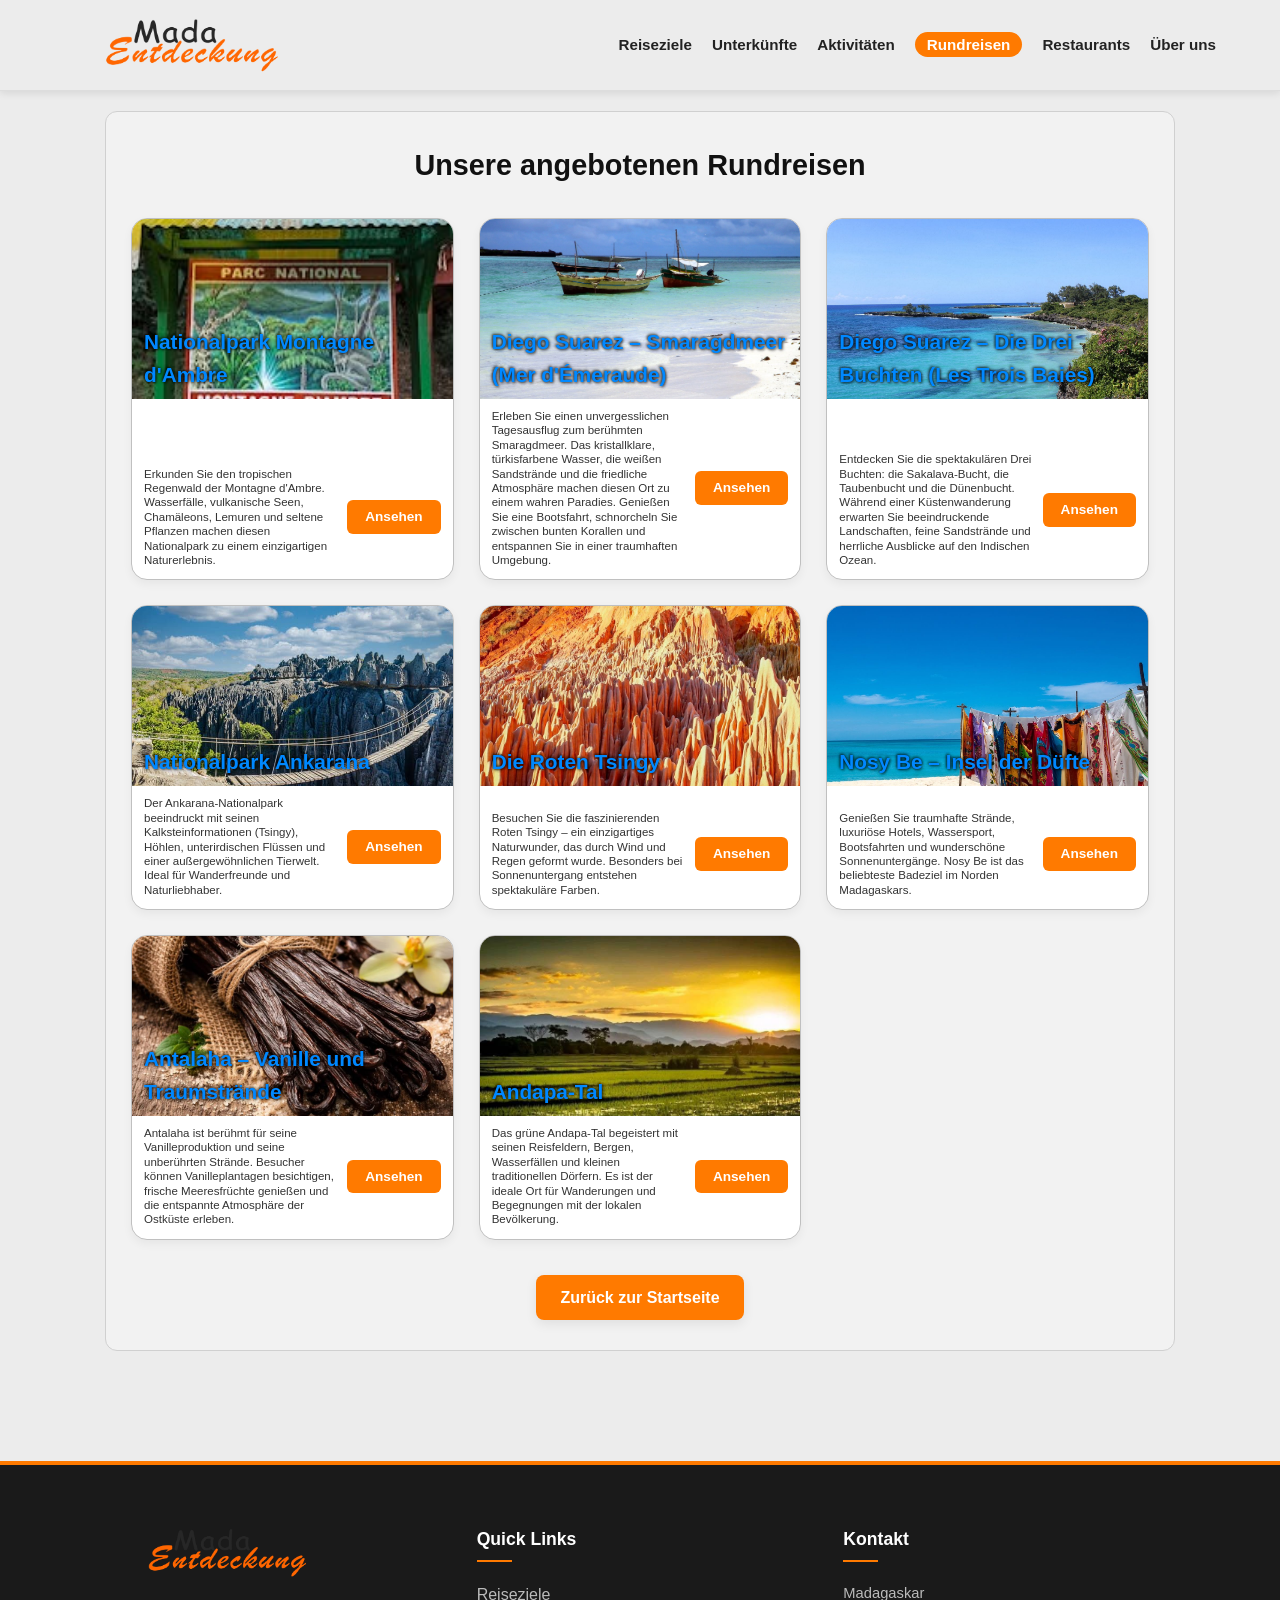
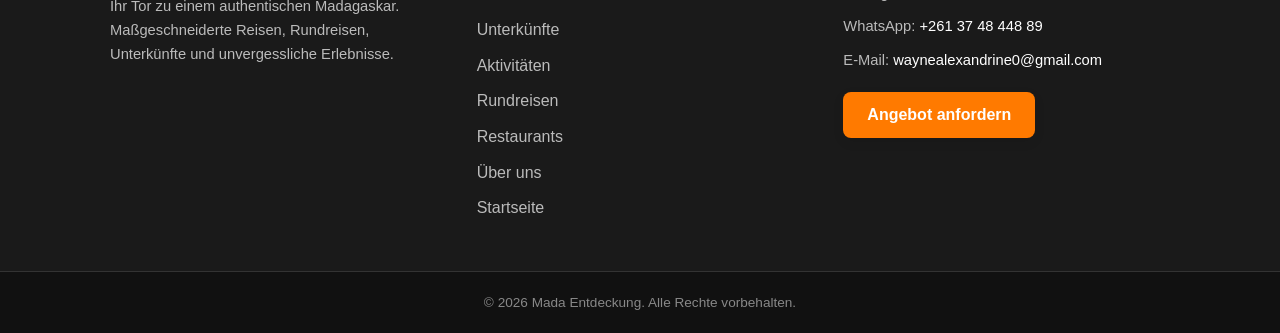
<file: page/circuit.html>
<!doctype html>
<html lang="de">
  <head>
    <meta charset="UTF-8" />
    <meta name="viewport" content="width=device-width, initial-scale=1.0" />
    <title>Mada Entdeckung - Rundreisen</title>
    <!-- CSS Global -->
    <link rel="stylesheet" href="../css/style.css" />
    <!-- CSS Commun aux catégories -->
    <link rel="stylesheet" href="../css/categorie.css" />
  </head>
  <body>
    <!-- ================= HEADER & NAVIGATION ================= -->
    <header class="header">
      <div class="logo">
        <a href="../index.html">
          <img src="../images/logo/logo.png" alt="Mada Entdeckung Logo" />
        </a>
      </div>
      <nav class="navbar">
        <ul>
          <li><a href="destination.html">Reiseziele</a></li>
          <li><a href="hebergement.html">Unterkünfte</a></li>
          <li><a href="activite.html">Aktivitäten</a></li>
          <li><a href="circuit.html" class="active">Rundreisen</a></li>
          <li><a href="restaurant.html">Restaurants</a></li>
          <li><a href="apropos.html">Über uns</a></li>
        </ul>
      </nav>
    </header>

    <main class="category-page">
      <section class="category-container">
        <h2>Unsere angebotenen Rundreisen</h2>

        <div class="cards-grid">
          <!-- Carte 1 -->
          <article class="card">
            <div class="card-img-wrapper">
              <img
                src="../images/circuit/Montagne d'Ambre/01.jpg"
                alt="Montagne d'Ambre"
              />
              <h3 class="card-title-overlay">Nationalpark Montagne d'Ambre</h3>
            </div>
            <div class="card-content-circuit">
              <p class="card-description">
                Erkunden Sie den tropischen Regenwald der Montagne d'Ambre.
                Wasserfälle, vulkanische Seen, Chamäleons, Lemuren und seltene
                Pflanzen machen diesen Nationalpark zu einem einzigartigen
                Naturerlebnis.
              </p>
              <a href="../fiche/circuit/Montagne_Ambre.html" class="btn-voir"
                >Ansehen</a
              >
            </div>
          </article>

          <!-- Carte 2 -->
          <article class="card">
            <div class="card-img-wrapper">
              <img
                src="../images/circuit/Mer d'Émeraude/01.jpg"
                alt="Mer d'Émeraude"
              />
              <h3 class="card-title-overlay">
                Diego Suarez – Smaragdmeer (Mer d'Émeraude)
              </h3>
            </div>
            <div class="card-content-circuit">
              <p class="card-description">
                Erleben Sie einen unvergesslichen Tagesausflug zum berühmten
                Smaragdmeer. Das kristallklare, türkisfarbene Wasser, die weißen
                Sandstrände und die friedliche Atmosphäre machen diesen Ort zu
                einem wahren Paradies. Genießen Sie eine Bootsfahrt, schnorcheln
                Sie zwischen bunten Korallen und entspannen Sie in einer
                traumhaften Umgebung.
              </p>
              <a href="../fiche/circuit/Mer_Emeraude.html" class="btn-voir"
                >Ansehen</a
              >
            </div>
          </article>

          <!-- Carte 3 -->
          <article class="card">
            <div class="card-img-wrapper">
              <img
                src="../images/circuit/Trois Bais/01.jpg"
                alt="Trois Baies"
              />
              <h3 class="card-title-overlay">
                Diego Suarez – Die Drei Buchten (Les Trois Baies)
              </h3>
            </div>
            <div class="card-content-circuit">
              <p class="card-description">
                Entdecken Sie die spektakulären Drei Buchten: die
                Sakalava-Bucht, die Taubenbucht und die Dünenbucht. Während
                einer Küstenwanderung erwarten Sie beeindruckende Landschaften,
                feine Sandstrände und herrliche Ausblicke auf den Indischen
                Ozean.
              </p>
              <a href="../fiche/circuit/Trois_Bais.html" class="btn-voir"
                >Ansehen</a
              >
            </div>
          </article>

          <!-- Carte 4 -->
          <article class="card">
            <div class="card-img-wrapper">
              <img
                src="../images/circuit/Parc Ankarana/01.jpg"
                alt="Ankarana"
              />
              <h3 class="card-title-overlay">Nationalpark Ankarana</h3>
            </div>
            <div class="card-content-circuit">
              <p class="card-description">
                Der Ankarana-Nationalpark beeindruckt mit seinen
                Kalksteinformationen (Tsingy), Höhlen, unterirdischen Flüssen
                und einer außergewöhnlichen Tierwelt. Ideal für Wanderfreunde
                und Naturliebhaber.
              </p>
              <a href="../fiche/circuit/Ankarana.html" class="btn-voir">Ansehen</a>
            </div>
          </article>

          <!-- Carte 5 -->
          <article class="card">
            <div class="card-img-wrapper">
              <img
                src="../images/circuit/Tsingy Rouge/01.jpg"
                alt="Die Roten Tsingy"
              />
              <h3 class="card-title-overlay">Die Roten Tsingy</h3>
            </div>
            <div class="card-content-circuit">
              <p class="card-description">
                Besuchen Sie die faszinierenden Roten Tsingy – ein einzigartiges
                Naturwunder, das durch Wind und Regen geformt wurde. Besonders
                bei Sonnenuntergang entstehen spektakuläre Farben.
              </p>
              <a href="../fiche/circuit/Tsingy_Rouge.html" class="btn-voir"
                >Ansehen</a
              >
            </div>
          </article>

          <!-- Carte 6 -->
          <article class="card">
            <div class="card-img-wrapper">
              <img src="../images/circuit/Nosy Be/01.jpg" alt="Nosy Be" />
              <h3 class="card-title-overlay">Nosy Be – Insel der Düfte</h3>
            </div>
            <div class="card-content-circuit">
              <p class="card-description">
                Genießen Sie traumhafte Strände, luxuriöse Hotels, Wassersport,
                Bootsfahrten und wunderschöne Sonnenuntergänge. Nosy Be ist das
                beliebteste Badeziel im Norden Madagaskars.
              </p>
              <a href="../fiche/circuit/Nosy_Be.html" class="btn-voir">Ansehen</a>
            </div>
          </article>

          <!-- Carte 7 -->
          <article class="card">
            <div class="card-img-wrapper">
              <img src="../images/circuit/Antalaha/01.jpg" alt="Antalaha" />
              <h3 class="card-title-overlay">
                Antalaha – Vanille und Traumstrände
              </h3>
            </div>
            <div class="card-content-circuit">
              <p class="card-description">
                Antalaha ist berühmt für seine Vanilleproduktion und seine
                unberührten Strände. Besucher können Vanilleplantagen
                besichtigen, frische Meeresfrüchte genießen und die entspannte
                Atmosphäre der Ostküste erleben.
              </p>
              <a href="../fiche/circuit/Antalaha.html" class="btn-voir">Ansehen</a>
            </div>
          </article>

          <!-- Carte 8 -->
          <article class="card">
            <div class="card-img-wrapper">
              <img src="../images/circuit/Andapa/01.jpg" alt="Andapa" />
              <h3 class="card-title-overlay">Andapa-Tal</h3>
            </div>
            <div class="card-content-circuit">
              <p class="card-description">
                Das grüne Andapa-Tal begeistert mit seinen Reisfeldern, Bergen, Wasserfällen und kleinen traditionellen Dörfern. Es ist der ideale Ort für Wanderungen und Begegnungen mit der lokalen Bevölkerung.
              </p>
              <a href="../fiche/circuit/Andapa.html" class="btn-voir">Ansehen</a>
            </div>
          </article>
        </div>

        <!-- Bouton Retour -->
        <div class="center-btn">
          <a href="../index.html" class="btn-main"
            >Zurück zur Startseite</a
          >
        </div>
      </section>
    </main>


    <!-- ================= FOOTER STANDARD ================= -->
<footer class="footer-standard">
  <div class="footer-container">
    <!-- Col 1 : À propos / Logo -->
    <div class="footer-col">
      <img src="../images/logo/logo.png" alt="Mada Entdeckung Logo" class="footer-logo">
      <p class="footer-desc">
        Ihr Tor zu einem authentischen Madagaskar. Maßgeschneiderte Reisen, Rundreisen, Unterkünfte und unvergessliche Erlebnisse.
      </p>
    </div>

    <!-- Col 2 : Liens rapides -->
    <div class="footer-col">
      <h3>Quick Links</h3>
      <ul class="footer-links">
        <li><a href="destination.html">Reiseziele</a></li>
        <li><a href="hebergement.html">Unterkünfte</a></li>
        <li><a href="activite.html">Aktivitäten</a></li>
        <li><a href="circuit.html">Rundreisen</a></li>
        <li><a href="restaurant.html">Restaurants</a></li>
        <li><a href="apropos.html">Über uns</a></li>
        <li><a href="../index.html">Startseite</a></li>
      </ul>
    </div>

    <!-- Col 3 : Contact & Devis -->
    <div class="footer-col">
      <h3>Kontakt</h3>
      <p class="footer-contact-item">
        <i class="fas fa-map-marker-alt"></i> Madagaskar
      </p>
      <p class="footer-contact-item">
        <i class="fab fa-whatsapp"></i> WhatsApp: <a href="https://wa.me/261374844889" target="_blank" rel="noopener noreferrer">+261 37 48 448 89</a>
      </p>
      <p class="footer-contact-item">
        <i class="fas fa-envelope"></i> E-Mail: <a href="mailto:waynealexandrine0@gmail.com">waynealexandrine0@gmail.com</a>
      </p>
      <div class="footer-action">
        <a href="devis.html" class="btn-main">Angebot anfordern</a>
      </div>
    </div>
  </div>

  <!-- Copyright -->
  <div class="footer-bottom">
    <p>&copy; 2026 Mada Entdeckung. Alle Rechte vorbehalten.</p>
  </div>
</footer>


    <script src="../js/script.js" defer></script>
  </body>
</html>
</file>
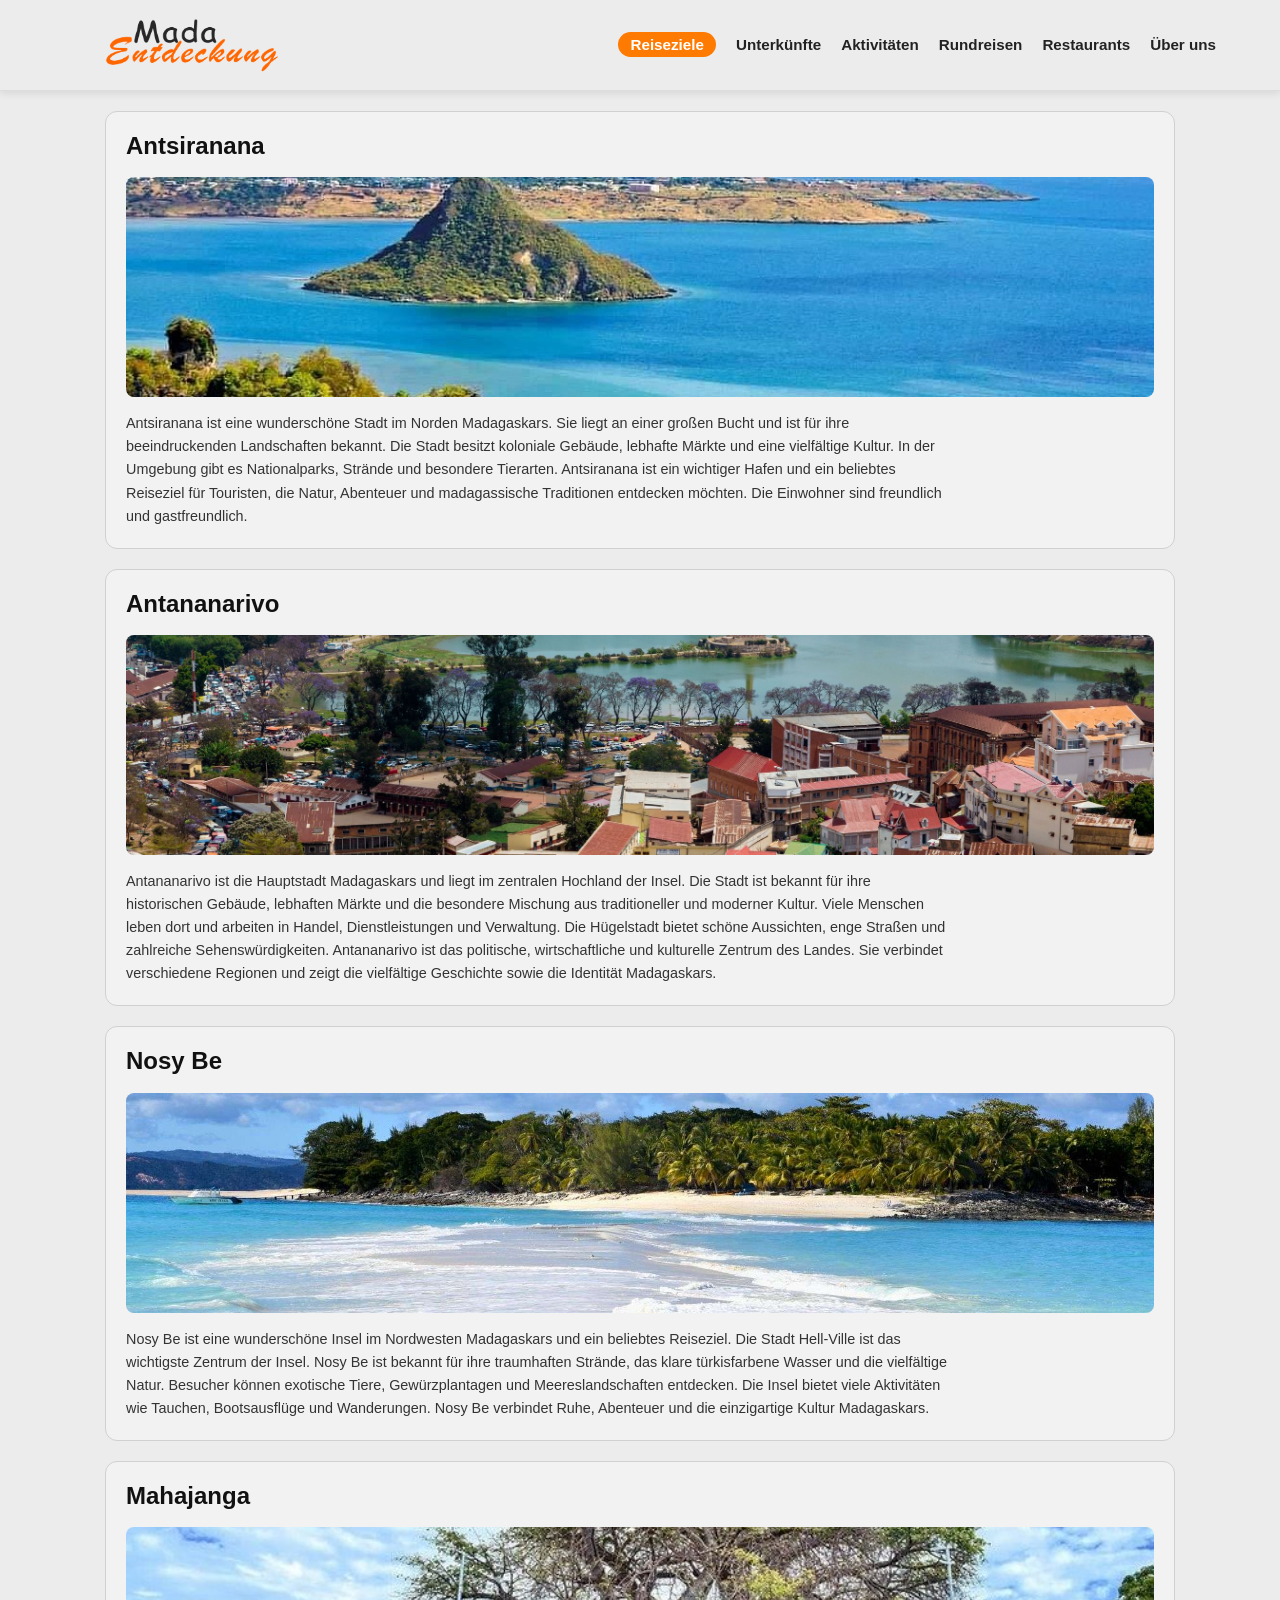
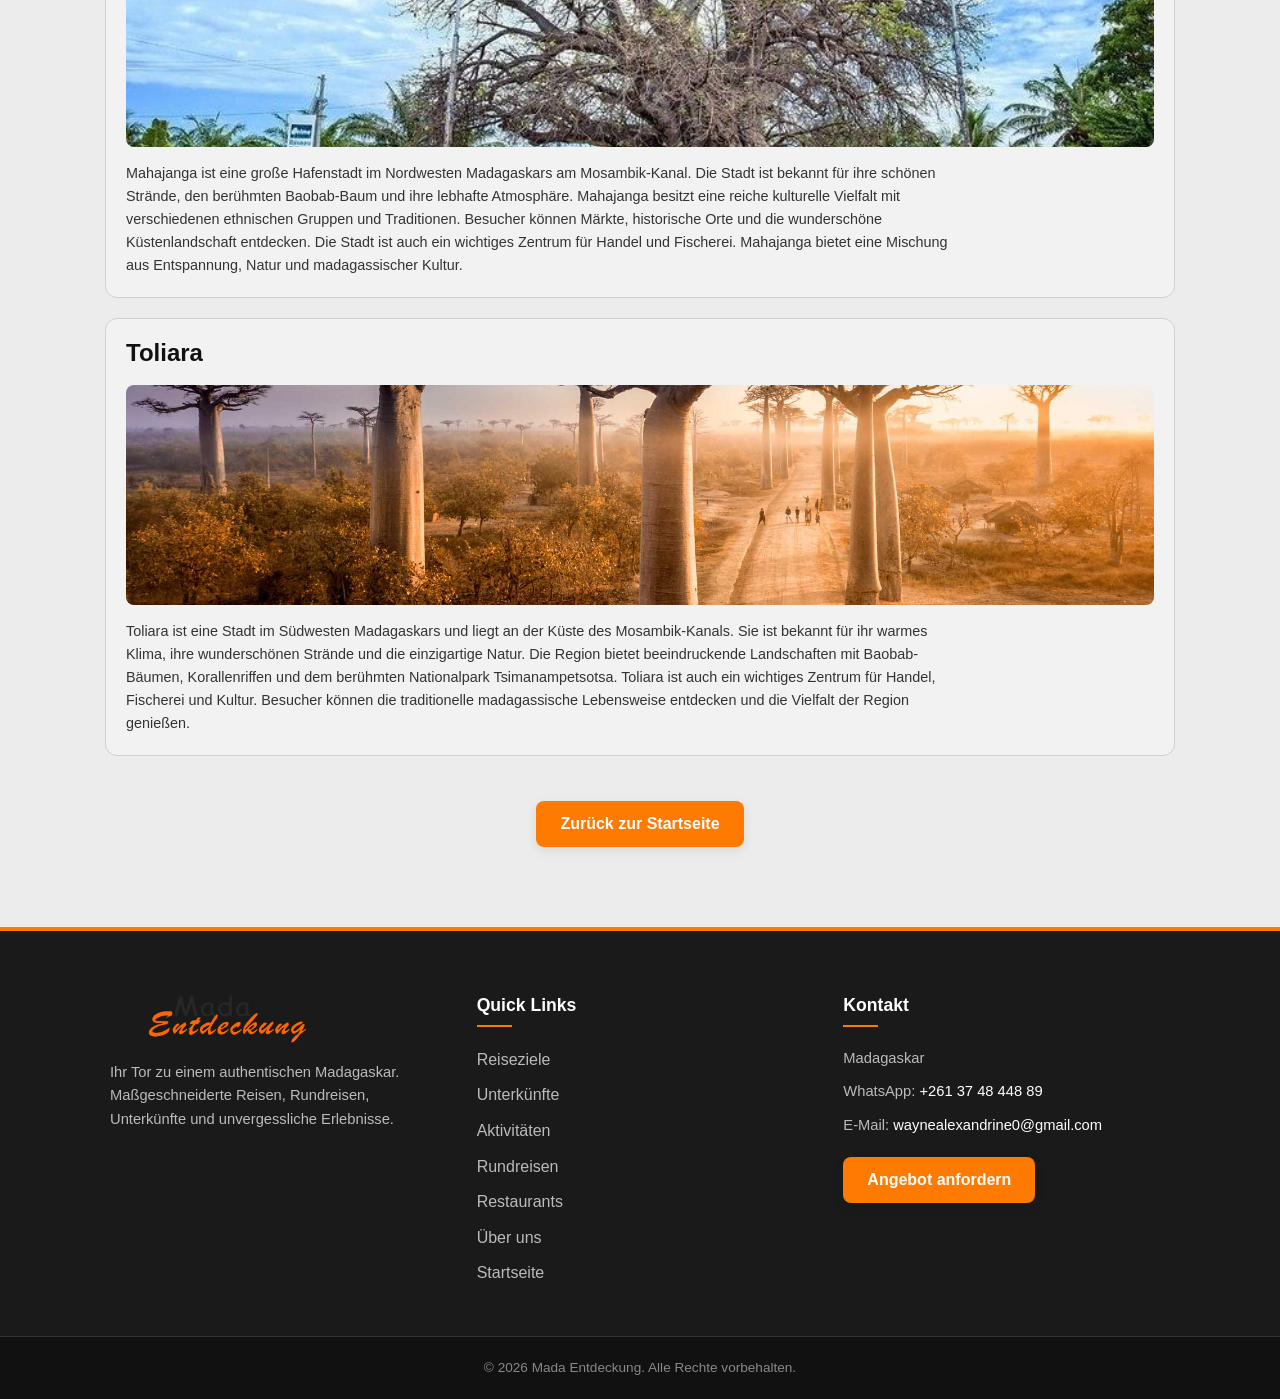
<file: page/destination.html>
<!Doctype html>
<html lang="de">
  <head>
    <meta charset="UTF-8" />
    <meta name="viewport" content="width=device-width, initial-scale=1.0" />
    <title>Mada Entdeckung - Reiseziele</title>
    <!-- CSS Global -->
    <link rel="stylesheet" href="../css/style.css" />
    <!-- CSS Spécifique à la page Destinations -->
    <link rel="stylesheet" href="../css/destination.css" />
  </head>
  <body>
    <!-- ================= HEADER & NAVIGATION ================= -->
    <header class="header">
      <div class="logo">
        <a href="../index.html">
          <img src="../images/logo/logo.png" alt="Mada Entdeckung Logo" />
        </a>
      </div>
      <nav class="navbar">
        <ul>
          <li><a href="destination.html" class="active">Reiseziele</a></li>
          <li><a href="hebergement.html">Unterkünfte</a></li>
          <li><a href="activite.html">Aktivitäten</a></li>
          <li><a href="circuit.html">Rundreisen</a></li>
          <li><a href="restaurant.html">Restaurants</a></li>
          <li><a href="apropos.html">Über uns</a></li>
        </ul>
      </nav>
    </header>

    <main class="destinations-page">
      <!-- Bloc Antsiranana -->
      <section class="destination-card">
        <h2>Antsiranana</h2>
        <div class="destination-image">
          <img src="../images/ville/Antsiranana.jpg" alt="Antsiranana" />
        </div>
        <div class="destination-footer">
          <p>
            Antsiranana ist eine wunderschöne Stadt im Norden Madagaskars. Sie
            liegt an einer großen Bucht und ist für ihre beeindruckenden
            Landschaften bekannt. Die Stadt besitzt koloniale Gebäude, lebhafte
            Märkte und eine vielfältige Kultur. In der Umgebung gibt es
            Nationalparks, Strände und besondere Tierarten. Antsiranana ist ein
            wichtiger Hafen und ein beliebtes Reiseziel für Touristen, die
            Natur, Abenteuer und madagassische Traditionen entdecken möchten.
            Die Einwohner sind freundlich und gastfreundlich.
          </p>
          <!-- <a href="../ville/template-ville.html" class="btn-voir">Ansehen</a> -->
        </div>
      </section>

      <!-- Bloc Antananarivo -->
      <section class="destination-card">
        <h2>Antananarivo</h2>
        <div class="destination-image">
          <img src="../images/ville/Antananarivo.jpg" alt="Antananarivo" />
        </div>
        <div class="destination-footer">
          <p>
            Antananarivo ist die Hauptstadt Madagaskars und liegt im zentralen
            Hochland der Insel. Die Stadt ist bekannt für ihre historischen
            Gebäude, lebhaften Märkte und die besondere Mischung aus
            traditioneller und moderner Kultur. Viele Menschen leben dort und
            arbeiten in Handel, Dienstleistungen und Verwaltung. Die Hügelstadt
            bietet schöne Aussichten, enge Straßen und zahlreiche
            Sehenswürdigkeiten. Antananarivo ist das politische, wirtschaftliche
            und kulturelle Zentrum des Landes. Sie verbindet verschiedene
            Regionen und zeigt die vielfältige Geschichte sowie die Identität
            Madagaskars.
          </p>
          <!-- <a href="../ville/template-ville.html" class="btn-voir">Ansehen</a> -->
        </div>
      </section>

      <!-- Bloc Nosy Be -->
      <section class="destination-card">
        <h2>Nosy Be</h2>
        <div class="destination-image">
          <img src="../images/ville/Nosy-Be.jpg" alt="Nosy Be" />
        </div>
        <div class="destination-footer">
          <p>
            Nosy Be ist eine wunderschöne Insel im Nordwesten Madagaskars und
            ein beliebtes Reiseziel. Die Stadt Hell-Ville ist das wichtigste
            Zentrum der Insel. Nosy Be ist bekannt für ihre traumhaften Strände,
            das klare türkisfarbene Wasser und die vielfältige Natur. Besucher
            können exotische Tiere, Gewürzplantagen und Meereslandschaften
            entdecken. Die Insel bietet viele Aktivitäten wie Tauchen,
            Bootsausflüge und Wanderungen. Nosy Be verbindet Ruhe, Abenteuer und
            die einzigartige Kultur Madagaskars.
          </p>
          <!-- <a href="../ville/template-ville.html" class="btn-voir">Ansehen</a> -->
        </div>
      </section>

      <!-- Bloc Mahajanga -->
      <section class="destination-card">
        <h2>Mahajanga</h2>
        <div class="destination-image">
          <img src="../images/ville/Mahajanga.jpg" alt="Mahajanga" />
        </div>
        <div class="destination-footer">
          <p>
            Mahajanga ist eine große Hafenstadt im Nordwesten Madagaskars am
            Mosambik-Kanal. Die Stadt ist bekannt für ihre schönen Strände, den
            berühmten Baobab-Baum und ihre lebhafte Atmosphäre. Mahajanga
            besitzt eine reiche kulturelle Vielfalt mit verschiedenen ethnischen
            Gruppen und Traditionen. Besucher können Märkte, historische Orte
            und die wunderschöne Küstenlandschaft entdecken. Die Stadt ist auch
            ein wichtiges Zentrum für Handel und Fischerei. Mahajanga bietet
            eine Mischung aus Entspannung, Natur und madagassischer Kultur.
          </p>
          <!-- <a href="../ville/template-ville.html" class="btn-voir">Ansehen</a> -->
        </div>
      </section>

      <!-- Bloc Toliara -->
      <section class="destination-card">
        <h2>Toliara</h2>
        <div class="destination-image">
          <img src="../images/ville/Toliara.jpeg" alt="Toliara" />
        </div>
        <div class="destination-footer">
          <p>
            Toliara ist eine Stadt im Südwesten Madagaskars und liegt an der
            Küste des Mosambik-Kanals. Sie ist bekannt für ihr warmes Klima,
            ihre wunderschönen Strände und die einzigartige Natur. Die Region
            bietet beeindruckende Landschaften mit Baobab-Bäumen, Korallenriffen
            und dem berühmten Nationalpark Tsimanampetsotsa. Toliara ist auch
            ein wichtiges Zentrum für Handel, Fischerei und Kultur. Besucher
            können die traditionelle madagassische Lebensweise entdecken und die
            Vielfalt der Region genießen.
          </p>
          <!-- <a href="../ville/template-ville.html" class="btn-voir">Ansehen</a> -->
        </div>
      </section>

      <!-- Bouton retour -->
      <div class="center-btn">
        <a href="../index.html" class="btn-main">Zurück zur Startseite</a>
      </div>
    </main>


    <!-- ================= FOOTER STANDARD ================= -->
<footer class="footer-standard">
  <div class="footer-container">
    <!-- Col 1 : À propos / Logo -->
    <div class="footer-col">
      <img src="../images/logo/logo.png" alt="Mada Entdeckung Logo" class="footer-logo">
      <p class="footer-desc">
        Ihr Tor zu einem authentischen Madagaskar. Maßgeschneiderte Reisen, Rundreisen, Unterkünfte und unvergessliche Erlebnisse.
      </p>
    </div>

    <!-- Col 2 : Liens rapides -->
    <div class="footer-col">
      <h3>Quick Links</h3>
      <ul class="footer-links">
        <li><a href="destination.html">Reiseziele</a></li>
        <li><a href="hebergement.html">Unterkünfte</a></li>
        <li><a href="activite.html">Aktivitäten</a></li>
        <li><a href="circuit.html">Rundreisen</a></li>
        <li><a href="restaurant.html">Restaurants</a></li>
        <li><a href="apropos.html">Über uns</a></li>
        <li><a href="../index.html">Startseite</a></li>
      </ul>
    </div>

    <!-- Col 3 : Contact & Devis -->
    <div class="footer-col">
      <h3>Kontakt</h3>
      <p class="footer-contact-item">
        <i class="fas fa-map-marker-alt"></i> Madagaskar
      </p>
      <p class="footer-contact-item">
        <i class="fab fa-whatsapp"></i> WhatsApp: <a href="https://wa.me/261374844889" target="_blank" rel="noopener noreferrer">+261 37 48 448 89</a>
      </p>
      <p class="footer-contact-item">
        <i class="fas fa-envelope"></i> E-Mail: <a href="mailto:waynealexandrine0@gmail.com">waynealexandrine0@gmail.com</a>
      </p>
      <div class="footer-action">
        <a href="devis.html" class="btn-main">Angebot anfordern</a>
      </div>
    </div>
  </div>

  <!-- Copyright -->
  <div class="footer-bottom">
    <p>&copy; 2026 Mada Entdeckung. Alle Rechte vorbehalten.</p>
  </div>
</footer>


    <script src="../js/script.js" defer></script>
  </body>
</html>
</file>
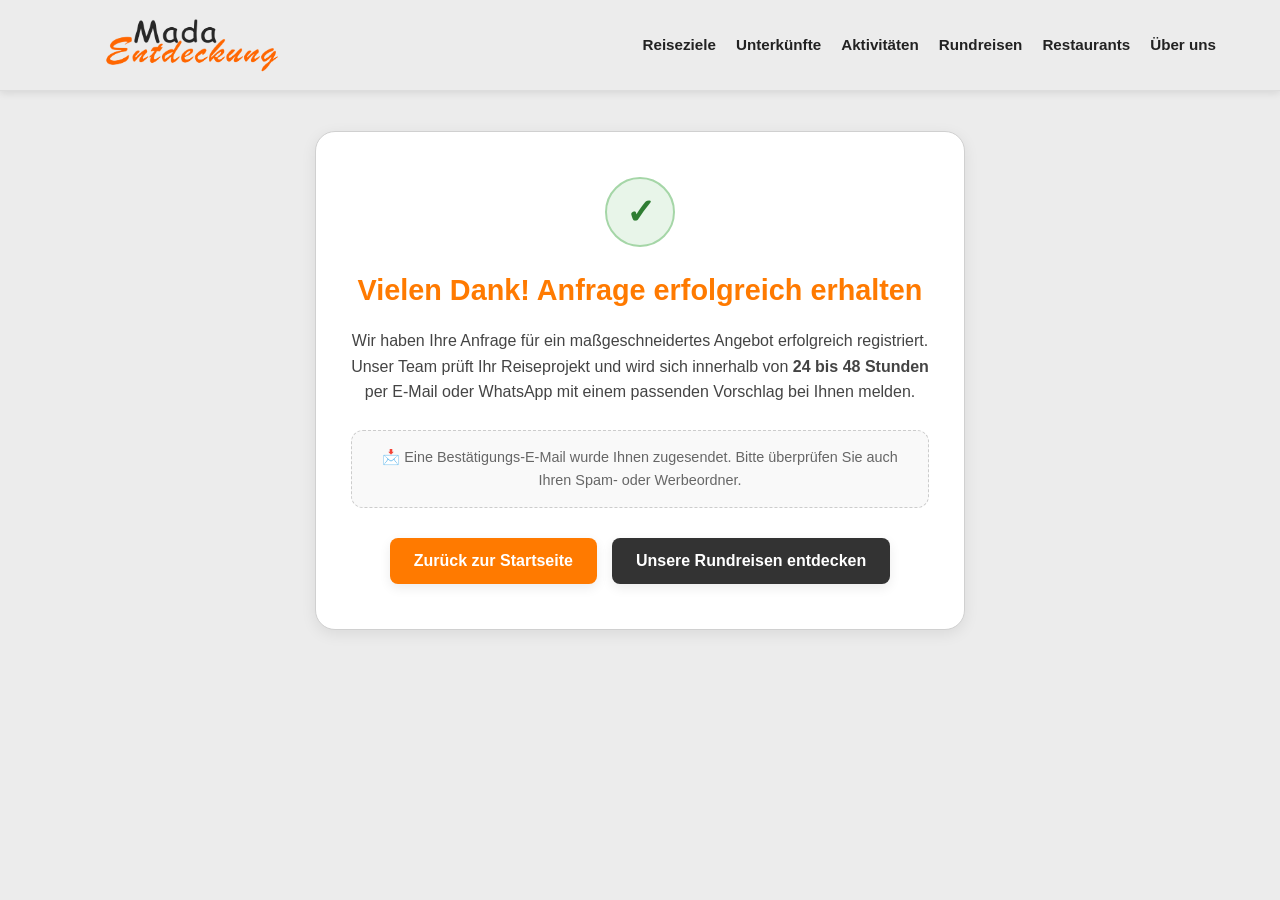
<file: page/devisrecu.html>
<!DOCTYPE html>
<html lang="de">
<head>
    <meta charset="UTF-8">
    <meta name="viewport" content="width=device-width, initial-scale=1.0">
    <title>Mada Entdeckung - Anfrage erhalten</title>
    <!-- CSS Global -->
    <link rel="stylesheet" href="../css/style.css">
 
    <!-- CSS Intégré Spécifique à la page de confirmation -->
    <style>
        .confirmation-container {
            max-width: var(--max-width);
            margin: 0 auto;
            padding: 40px 20px;
            display: flex;
            justify-content: center;
            align-items: center;
            min-height: 60vh;
        }
 
        .confirmation-card {
            background-color: #ffffff;
            border: 1px solid #d0d0d0;
            border-radius: 20px;
            padding: 45px 35px;
            text-align: center;
            max-width: 650px;
            width: 100%;
            box-shadow: 0 4px 15px rgba(0, 0, 0, 0.08);
        }
 
        .icon-check {
            width: 70px;
            height: 70px;
            background-color: #e8f5e9;
            color: #2e7d32;
            font-size: 2.2rem;
            font-weight: bold;
            border-radius: 50%;
            display: flex;
            align-items: center;
            justify-content: center;
            margin: 0 auto 20px auto;
            border: 2px solid #a5d6a7;
        }
 
        .confirmation-card h1 {
            color: var(--primary-orange);
            font-size: 1.8rem;
            margin-bottom: 15px;
        }
 
        .confirmation-card p {
            color: #444444;
            font-size: 1rem;
            line-height: 1.6;
            margin-bottom: 25px;
        }
 
        .confirmation-details {
            background-color: #f9f9f9;
            border: 1px dashed #cccccc;
            border-radius: 12px;
            padding: 15px 20px;
            margin-bottom: 30px;
            font-size: 0.9rem;
            color: #666666;
        }
 
        .confirmation-buttons {
            display: flex;
            justify-content: center;
            gap: 15px;
            flex-wrap: wrap;
        }
 
        @media (max-width: 600px) {
            .confirmation-card {
                padding: 30px 20px;
            }
 
            .confirmation-buttons {
                flex-direction: column;
                gap: 12px;
            }
        }
    </style>
</head>
<body>
 
    <!-- ================= HEADER & NAVIGATION ================= -->
    <header class="header">
        <div class="logo">
            <a href="../index.html">
                <img src="../images/logo/logo.png" alt="Mada Entdeckung Logo">
            </a>
        </div>
        <nav class="navbar">
            <ul>
                <li><a href="destination.html">Reiseziele</a></li>
                <li><a href="hebergement.html">Unterkünfte</a></li>
                <li><a href="activite.html">Aktivitäten</a></li>
                <li><a href="circuit.html">Rundreisen</a></li>
                <li><a href="restaurant.html">Restaurants</a></li>
                <li><a href="apropos.html">Über uns</a></li>
            </ul>
        </nav>
    </header>
 
    <main class="confirmation-container">
        <section class="confirmation-card">
            <!-- Icône de validation -->
            <div class="icon-check">✓</div>
 
            <h1>Vielen Dank! Anfrage erfolgreich erhalten</h1>
 
            <p>
                Wir haben Ihre Anfrage für ein maßgeschneidertes Angebot erfolgreich registriert. Unser Team prüft Ihr Reiseprojekt und wird sich innerhalb von <strong>24 bis 48 Stunden</strong> per E-Mail oder WhatsApp mit einem passenden Vorschlag bei Ihnen melden.
            </p>
 
            <div class="confirmation-details">
                📩 Eine Bestätigungs-E-Mail wurde Ihnen zugesendet. Bitte überprüfen Sie auch Ihren Spam- oder Werbeordner.
            </div>
 
            <div class="confirmation-buttons">
                <a href="../index.html" class="btn-main">Zurück zur Startseite</a>
                <a href="circuit.html" class="btn-main" style="background-color: #333333;">Unsere Rundreisen entdecken</a>
            </div>
        </section>
    </main>

    
 <script src="../js/script.js" defer></script>
</body>
</html>
</file>
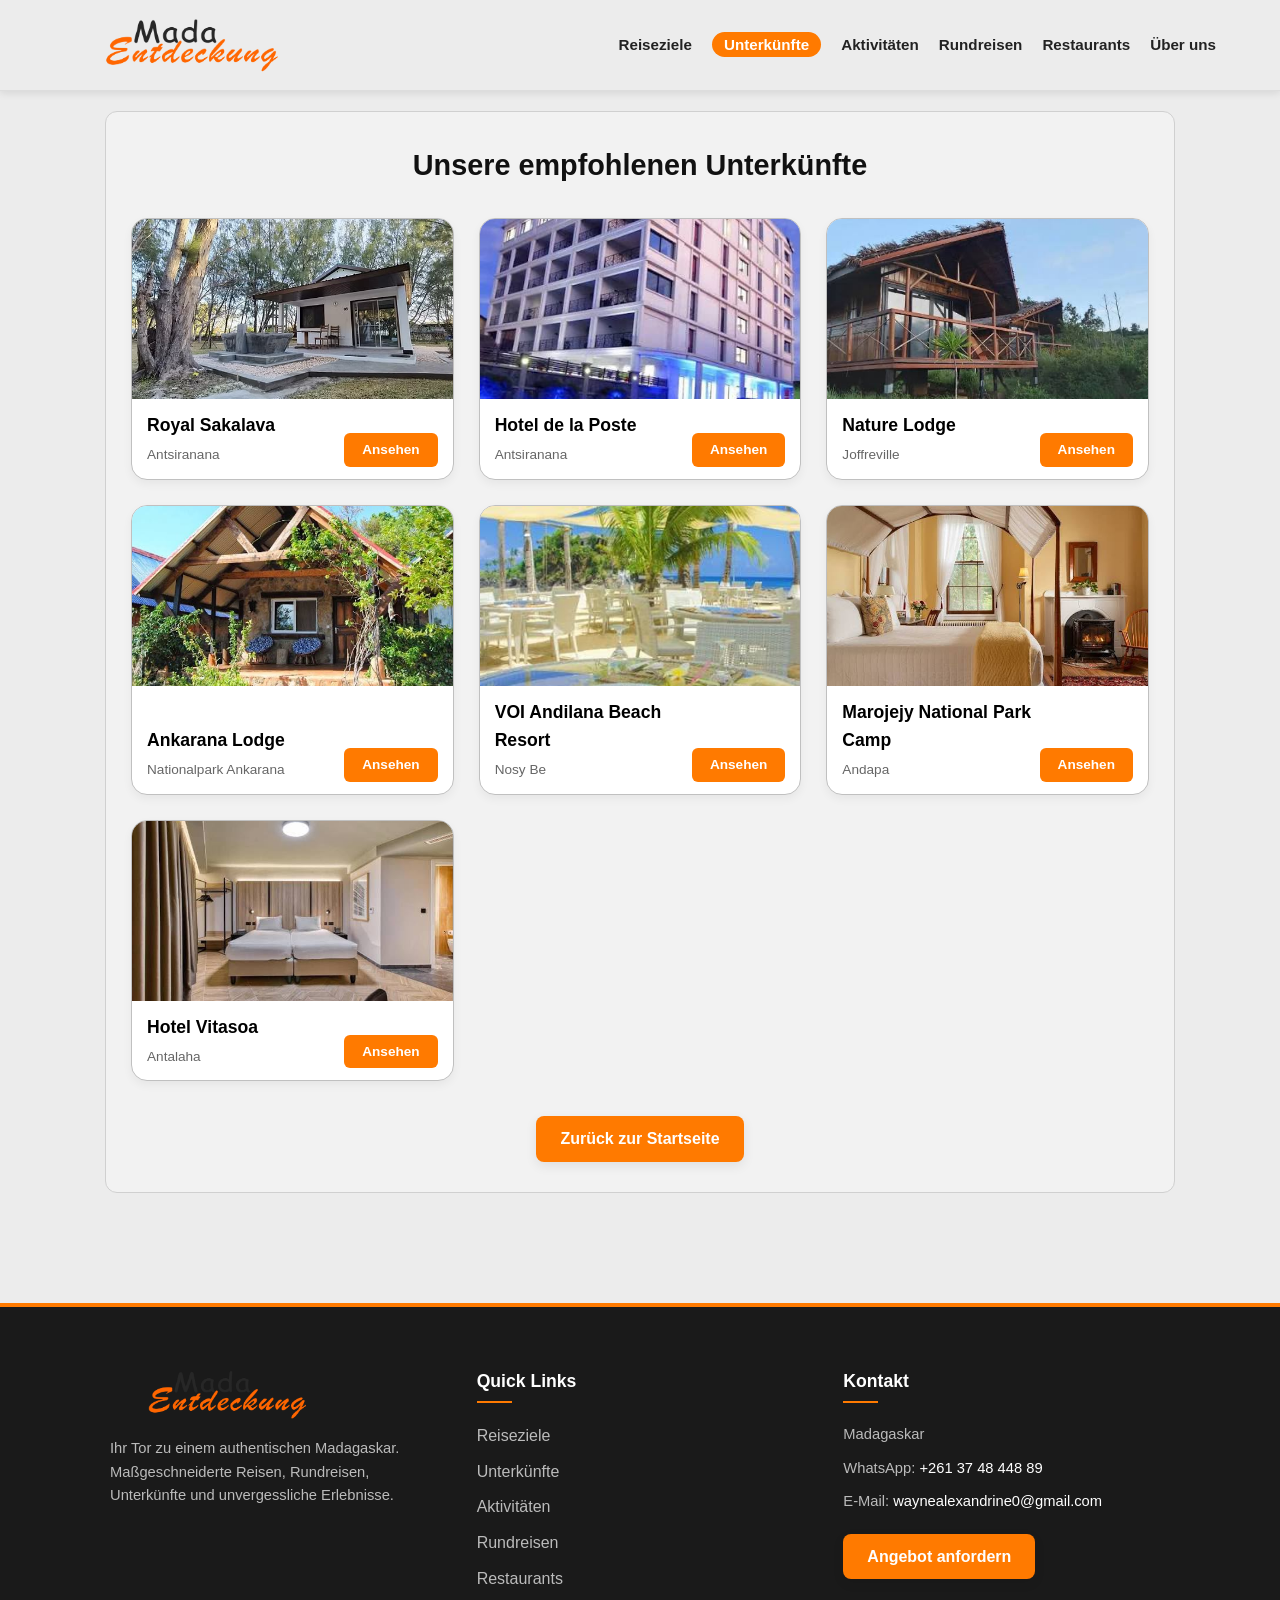
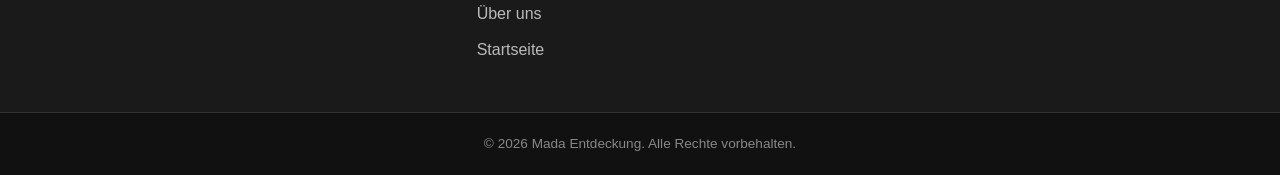
<file: page/hebergement.html>
<!doctype html>
<html lang="de">
  <head>
    <meta charset="UTF-8" />
    <meta name="viewport" content="width=device-width, initial-scale=1.0" />
    <title>Mada Entdeckung - Unterkünfte</title>
    <!-- CSS Global -->
    <link rel="stylesheet" href="../css/style.css" />
    <!-- CSS Commun aux catégories -->
    <link rel="stylesheet" href="../css/categorie.css" />
  </head>
  <body>
    <!-- ================= HEADER & NAVIGATION ================= -->
    <header class="header">
      <div class="logo">
        <a href="../index.html">
          <img src="../images/logo/logo.png" alt="Mada Entdeckung Logo" />
        </a>
      </div>
      <nav class="navbar">
        <ul>
          <li><a href="destination.html">Reiseziele</a></li>
          <li><a href="hebergement.html" class="active">Unterkünfte</a></li>
          <li><a href="activite.html">Aktivitäten</a></li>
          <li><a href="circuit.html">Rundreisen</a></li>
          <li><a href="restaurant.html">Restaurants</a></li>
          <li><a href="apropos.html">Über uns</a></li>
        </ul>
      </nav>
    </header>

    <main class="category-page">
      <section class="category-container">
        <h2>Unsere empfohlenen Unterkünfte</h2>

        <div class="cards-grid">
          <!-- Carte 1 -->
          <article class="card">
            <div class="card-img-wrapper">
              <img
                src="../images/hebergement/Royal Sakalava/01.jpg"
                alt="Royal Sakalava"
              />
            </div>
            <div class="card-content-standard">
              <div class="card-info">
                <h3>Royal Sakalava</h3>
                <span class="location">Antsiranana</span>
              </div>
              <a href="../fiche/hebergement/Royal_Sakalava.html" class="btn-voir">Ansehen</a>
            </div>
          </article>

          <!-- Carte 2 -->
          <article class="card">
            <div class="card-img-wrapper">
              <img src="../images/hebergement/Hotel de la Poste/01.jpg" alt="DS Hotel" />
            </div>
            <div class="card-content-standard">
              <div class="card-info">
                <h3>Hotel de la Poste</h3>
                <span class="location">Antsiranana</span>
              </div>
              <a href="../fiche/hebergement/Hotel_Poste.html" class="btn-voir">Ansehen</a>
            </div>
          </article>

          <!-- Carte 3 -->
          <article class="card">
            <div class="card-img-wrapper">
              <img
                src="../images/hebergement/Nature Lodge/01.jpg"
                alt="Nature Lodge"
              />
            </div>
            <div class="card-content-standard">
              <div class="card-info">
                <h3>Nature Lodge</h3>
                <span class="location">Joffreville</span>
              </div>
              <a href="../fiche/hebergement/Nature_Lodge.html" class="btn-voir">Ansehen</a>
            </div>
          </article>

          <!-- Carte 4 -->
          <article class="card">
            <div class="card-img-wrapper">
              <img
                src="../images/hebergement/Ankarana Lodge/01.jpg"
                alt="Ankarana Lodge"
              />
            </div>
            <div class="card-content-standard">
              <div class="card-info">
                <h3>Ankarana Lodge</h3>
                <span class="location">Nationalpark Ankarana</span>
              </div>
              <a href="../fiche/hebergement/Ankarana_Lodge.html" class="btn-voir">Ansehen</a>
            </div>
          </article>

          <!-- Carte 5 -->
          <article class="card">
            <div class="card-img-wrapper">
              <img
                src="../images/hebergement/VOI Andilana Beach Resort/01.jpg"
                alt="VOI Andilana Beach Resort"
              />
            </div>
            <div class="card-content-standard">
              <div class="card-info">
                <h3>VOI Andilana Beach Resort</h3>
                <span class="location">Nosy Be</span>
              </div>
              <a href="../fiche/hebergement/VOI_Andilana_Beach_Resort.html" class="btn-voir">Ansehen</a>
            </div>
          </article>

          <!-- Carte 6 -->
          <article class="card">
            <div class="card-img-wrapper">
              <img
                src="../images/hebergement/Marojejy National Park Camp/01.jpg"
                alt="Marojejy National Park Camp"
              />
            </div>
            <div class="card-content-standard">
              <div class="card-info">
                <h3>Marojejy National Park Camp</h3>
                <span class="location">Andapa</span>
              </div>
              <a href="../fiche/hebergement/Marojejy_National_Park_Camp.html" class="btn-voir">Ansehen</a>
            </div>
          </article>
    

          <!-- Carte 7 -->
          <article class="card">
            <div class="card-img-wrapper">
              <img
                src="../images/hebergement/Hotel Vitasoa/01.jpg"
                alt="Hotel Vitasoa"
              />
            </div>
            <div class="card-content-standard">
              <div class="card-info">
                <h3>Hotel Vitasoa</h3>
                <span class="location">Antalaha</span>
              </div>
              <a href="../fiche/hebergement/Hotel_Vitasoa.html" class="btn-voir">Ansehen</a>
            </div>
          </article>
        </div>

        <!-- Bouton Retour -->
        <div class="center-btn">
          <a href="../index.html" class="btn-main"
            >Zurück zur Startseite</a
          >
        </div>
      </section>
    </main>


    <!-- ================= FOOTER STANDARD ================= -->
<footer class="footer-standard">
  <div class="footer-container">
    <!-- Col 1 : À propos / Logo -->
    <div class="footer-col">
      <img src="../images/logo/logo.png" alt="Mada Entdeckung Logo" class="footer-logo">
      <p class="footer-desc">
        Ihr Tor zu einem authentischen Madagaskar. Maßgeschneiderte Reisen, Rundreisen, Unterkünfte und unvergessliche Erlebnisse.
      </p>
    </div>

    <!-- Col 2 : Liens rapides -->
    <div class="footer-col">
      <h3>Quick Links</h3>
      <ul class="footer-links">
        <li><a href="destination.html">Reiseziele</a></li>
        <li><a href="hebergement.html">Unterkünfte</a></li>
        <li><a href="activite.html">Aktivitäten</a></li>
        <li><a href="circuit.html">Rundreisen</a></li>
        <li><a href="restaurant.html">Restaurants</a></li>
        <li><a href="apropos.html">Über uns</a></li>
        <li><a href="../index.html">Startseite</a></li>
      </ul>
    </div>

    <!-- Col 3 : Contact & Devis -->
    <div class="footer-col">
      <h3>Kontakt</h3>
      <p class="footer-contact-item">
        <i class="fas fa-map-marker-alt"></i> Madagaskar
      </p>
      <p class="footer-contact-item">
        <i class="fab fa-whatsapp"></i> WhatsApp: <a href="https://wa.me/261374844889" target="_blank" rel="noopener noreferrer">+261 37 48 448 89</a>
      </p>
      <p class="footer-contact-item">
        <i class="fas fa-envelope"></i> E-Mail: <a href="mailto:waynealexandrine0@gmail.com">waynealexandrine0@gmail.com</a>
      </p>
      <div class="footer-action">
        <a href="devis.html" class="btn-main">Angebot anfordern</a>
      </div>
    </div>
  </div>

  <!-- Copyright -->
  <div class="footer-bottom">
    <p>&copy; 2026 Mada Entdeckung. Alle Rechte vorbehalten.</p>
  </div>
</footer>
    <script src="../js/script.js" defer></script>
  </body>
</html>
</file>
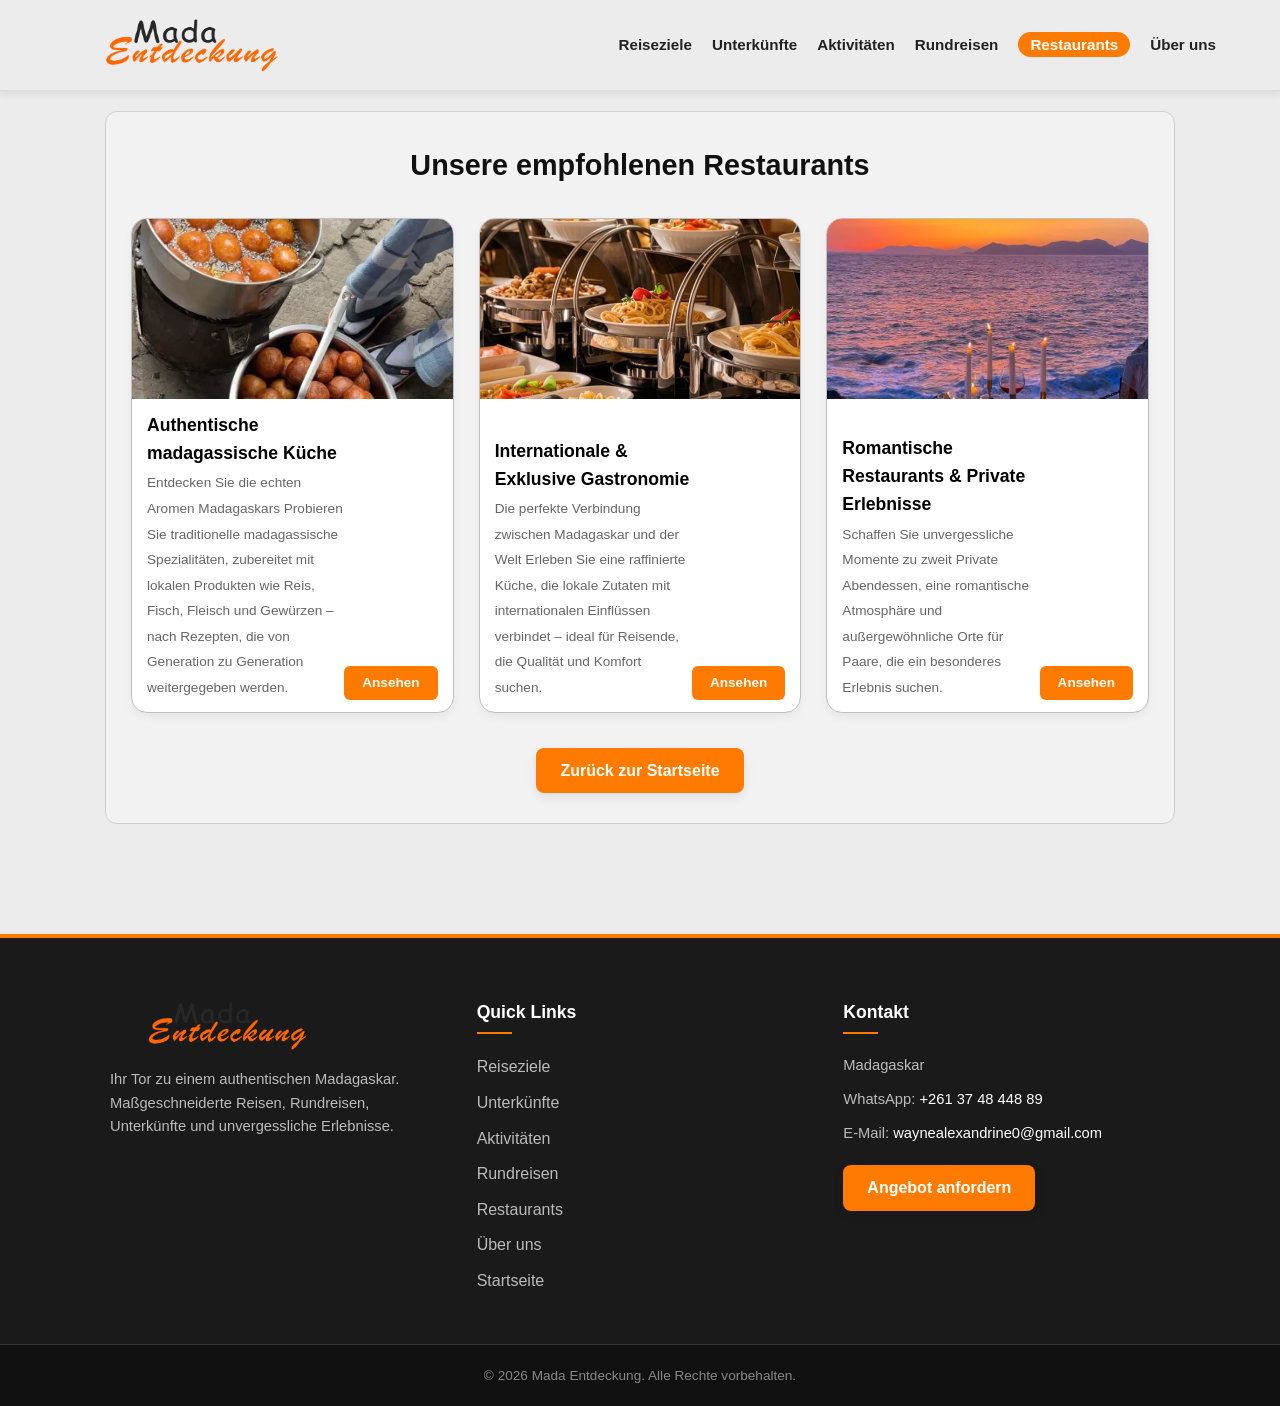
<file: page/restaurant.html>
<!doctype html>
<html lang="de">
  <head>
    <meta charset="UTF-8" />
    <meta name="viewport" content="width=device-width, initial-scale=1.0" />
    <title>Mada Entdeckung - Restaurants</title>
    <!-- CSS Global -->
    <link rel="stylesheet" href="../css/style.css" />
    <!-- CSS Commun aux catégories -->
    <link rel="stylesheet" href="../css/categorie.css" />
  </head>
  <body>
    <!-- ================= HEADER & NAVIGATION ================= -->
    <header class="header">
      <div class="logo">
        <a href="../index.html">
          <img src="../images/logo/logo.png" alt="Mada Entdeckung Logo" />
        </a>
      </div>
      <nav class="navbar">
        <ul>
          <li><a href="destination.html">Reiseziele</a></li>
          <li><a href="hebergement.html">Unterkünfte</a></li>
          <li><a href="activite.html">Aktivitäten</a></li>
          <li><a href="circuit.html">Rundreisen</a></li>
          <li><a href="restaurant.html" class="active">Restaurants</a></li>
          <li><a href="apropos.html">Über uns</a></li>
        </ul>
      </nav>
    </header>

    <main class="category-page">
      <section class="category-container">
        <h2>Unsere empfohlenen Restaurants</h2>

        <div class="cards-grid">
          <!-- Carte 1 -->
          <article class="card">
            <div class="card-img-wrapper">
              <img
                src="../images/restaurant/Authentische madagassische Küche/01.jpg"
                alt="Authentische madagassische Küche"
              />
            </div>
            <div class="card-content-standard">
              <div class="card-info">
                <h3>Authentische madagassische Küche</h3>
                <span class="location"
                  >Entdecken Sie die echten Aromen Madagaskars Probieren Sie
                  traditionelle madagassische Spezialitäten, zubereitet mit
                  lokalen Produkten wie Reis, Fisch, Fleisch und Gewürzen – nach
                  Rezepten, die von Generation zu Generation weitergegeben
                  werden.
                </span>
              </div>
              <a
                href="../fiche/restaurant/Authentische madagassische Küche.html"
                class="btn-voir"
                >Ansehen</a
              >
            </div>
          </article>

          <!-- Carte 2 -->
          <article class="card">
            <div class="card-img-wrapper">
              <img
                src="../images/restaurant/Internationale & Exklusive Gastronomie/01.jpg"
                alt="Internationale & Exklusive Gastronomie"
              />
            </div>
            <div class="card-content-standard">
              <div class="card-info">
                <h3>Internationale & Exklusive Gastronomie</h3>
                <span class="location"
                  >Die perfekte Verbindung zwischen Madagaskar und der Welt
                  Erleben Sie eine raffinierte Küche, die lokale Zutaten mit
                  internationalen Einflüssen verbindet – ideal für Reisende, die
                  Qualität und Komfort suchen.
                </span>
              </div>
              <a
                href="../fiche/restaurant/Internationale & Exklusive Gastronomie.html"
                class="btn-voir"
                >Ansehen</a
              >
            </div>
          </article>

          <!-- Carte 3 -->
          <article class="card">
            <div class="card-img-wrapper">
              <img
                src="../images/restaurant/Romantische Restaurants & Private Erlebnisse/01.jpg"
                alt="Romantische Restaurants & Private Erlebnisse"
              />
            </div>
            <div class="card-content-standard">
              <div class="card-info">
                <h3>Romantische Restaurants & Private Erlebnisse</h3>
                <span class="location"
                  >Schaffen Sie unvergessliche Momente zu zweit Private
                  Abendessen, eine romantische Atmosphäre und außergewöhnliche
                  Orte für Paare, die ein besonderes Erlebnis suchen.</span
                >
              </div>
              <a
                href="../fiche/restaurant/Romantische Restaurants & Private Erlebnisse.html"
                class="btn-voir"
                >Ansehen</a
              >
            </div>
          </article>
        </div>

        <!-- Bouton Retour -->
        <div class="center-btn">
          <a href="../index.html" class="btn-main"
            >Zurück zur Startseite</a
          >
        </div>
      </section>
    </main>


    <!-- ================= FOOTER STANDARD ================= -->
<footer class="footer-standard">
  <div class="footer-container">
    <!-- Col 1 : À propos / Logo -->
    <div class="footer-col">
      <img src="../images/logo/logo.png" alt="Mada Entdeckung Logo" class="footer-logo">
      <p class="footer-desc">
        Ihr Tor zu einem authentischen Madagaskar. Maßgeschneiderte Reisen, Rundreisen, Unterkünfte und unvergessliche Erlebnisse.
      </p>
    </div>

    <!-- Col 2 : Liens rapides -->
    <div class="footer-col">
      <h3>Quick Links</h3>
      <ul class="footer-links">
        <li><a href="destination.html">Reiseziele</a></li>
        <li><a href="hebergement.html">Unterkünfte</a></li>
        <li><a href="activite.html">Aktivitäten</a></li>
        <li><a href="circuit.html">Rundreisen</a></li>
        <li><a href="restaurant.html">Restaurants</a></li>
        <li><a href="apropos.html">Über uns</a></li>
        <li><a href="../index.html">Startseite</a></li>
      </ul>
    </div>

    <!-- Col 3 : Contact & Devis -->
    <div class="footer-col">
      <h3>Kontakt</h3>
      <p class="footer-contact-item">
        <i class="fas fa-map-marker-alt"></i> Madagaskar
      </p>
      <p class="footer-contact-item">
        <i class="fab fa-whatsapp"></i> WhatsApp: <a href="https://wa.me/261374844889" target="_blank" rel="noopener noreferrer">+261 37 48 448 89</a>
      </p>
      <p class="footer-contact-item">
        <i class="fas fa-envelope"></i> E-Mail: <a href="mailto:waynealexandrine0@gmail.com">waynealexandrine0@gmail.com</a>
      </p>
      <div class="footer-action">
        <a href="devis.html" class="btn-main">Angebot anfordern</a>
      </div>
    </div>
  </div>

  <!-- Copyright -->
  <div class="footer-bottom">
    <p>&copy; 2026 Mada Entdeckung. Alle Rechte vorbehalten.</p>
  </div>
</footer>


    <script src="../js/script.js" defer></script>
  </body>
</html>
</file>
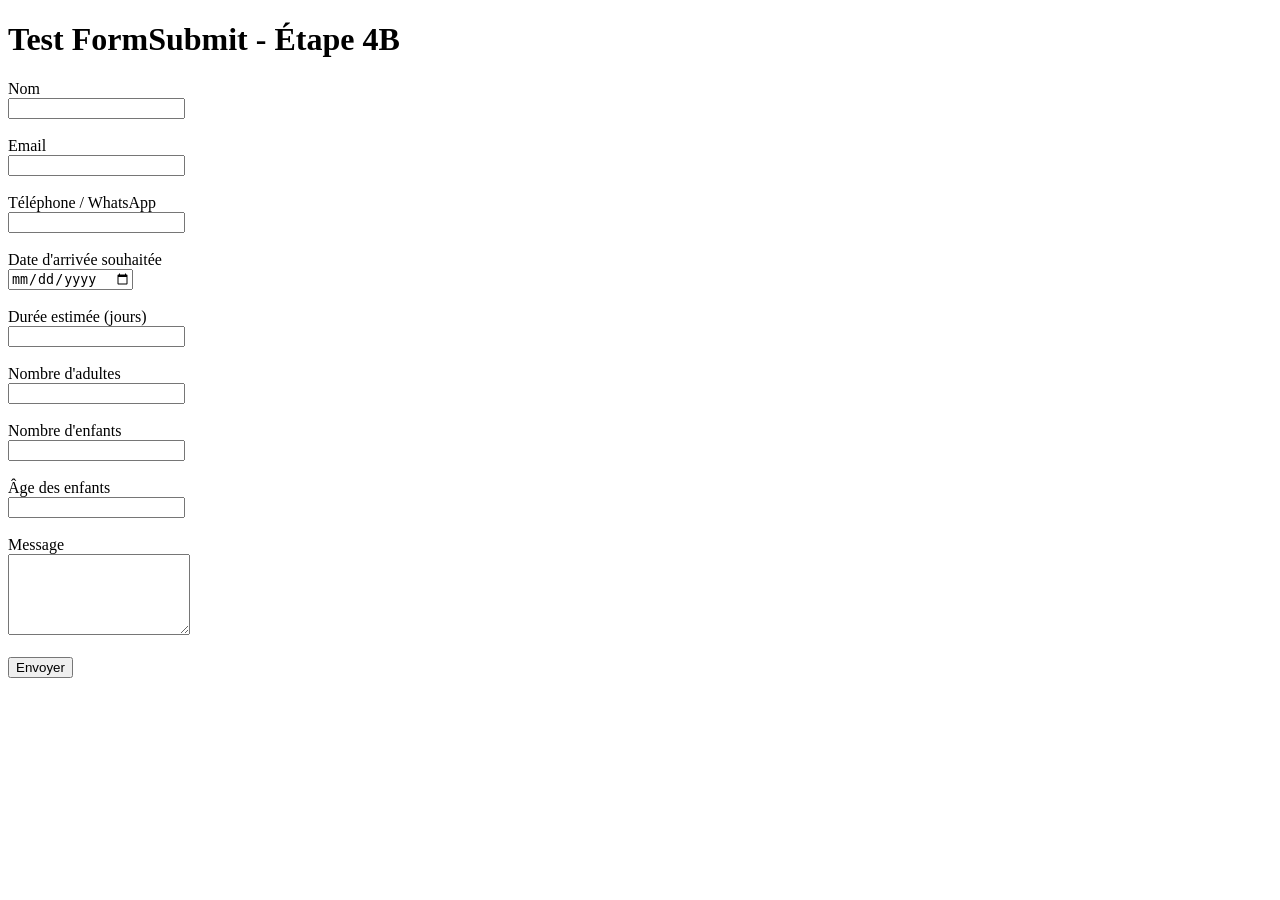
<file: page/test.html>
<!doctype html>
<html lang="fr">
  <head>
    <meta charset="UTF-8" />
    <meta name="viewport" content="width=device-width, initial-scale=1.0" />
    <title>Test FormSubmit - Étape 4B</title>
  </head>
  <body>
    <h1>Test FormSubmit - Étape 4B</h1>

    <form action="https://formsubmit.co/rijvangabriel@gmail.com" method="POST">
      <input type="hidden" name="_subject" value="Test Formulaire - Étape 4B" />

      <div>
        <label for="nom">Nom</label><br />
        <input type="text" id="nom" name="nom" required />
      </div>

      <br />

      <div>
        <label for="email">Email</label><br />
        <input type="email" id="email" name="email" required />
      </div>

      <br />

      <div>
        <label for="telephone">Téléphone / WhatsApp</label><br />
        <input type="tel" id="telephone" name="telephone" />
      </div>

      <br />

      <div>
        <label for="date_arrivee">Date d'arrivée souhaitée</label><br />
        <input type="date" id="date_arrivee" name="date_arrivee" />
      </div>

      <br />

      <div>
        <label for="duree_jours">Durée estimée (jours)</label><br />
        <input type="number" id="duree_jours" name="duree_jours" />
      </div>

      <br />

      <div>
        <label for="nb_adultes">Nombre d'adultes</label><br />
        <input type="number" id="nb_adultes" name="nb_adultes" />
      </div>

      <br />

      <div>
        <label for="nb_enfants">Nombre d'enfants</label><br />
        <input type="number" id="nb_enfants" name="nb_enfants" />
      </div>

      <br />

      <div>
        <label for="age_enfants">Âge des enfants</label><br />
        <input type="text" id="age_enfants" name="age_enfants" />
      </div>

      <br />
      <div>
        <label for="message">Message</label><br />
        <textarea id="message" name="message" rows="5" required></textarea>
      </div>

      <br />

      <button type="submit">Envoyer</button>
    </form>

    <script src="../js/script.js" defer></script>
  </body>
</html>
</file>
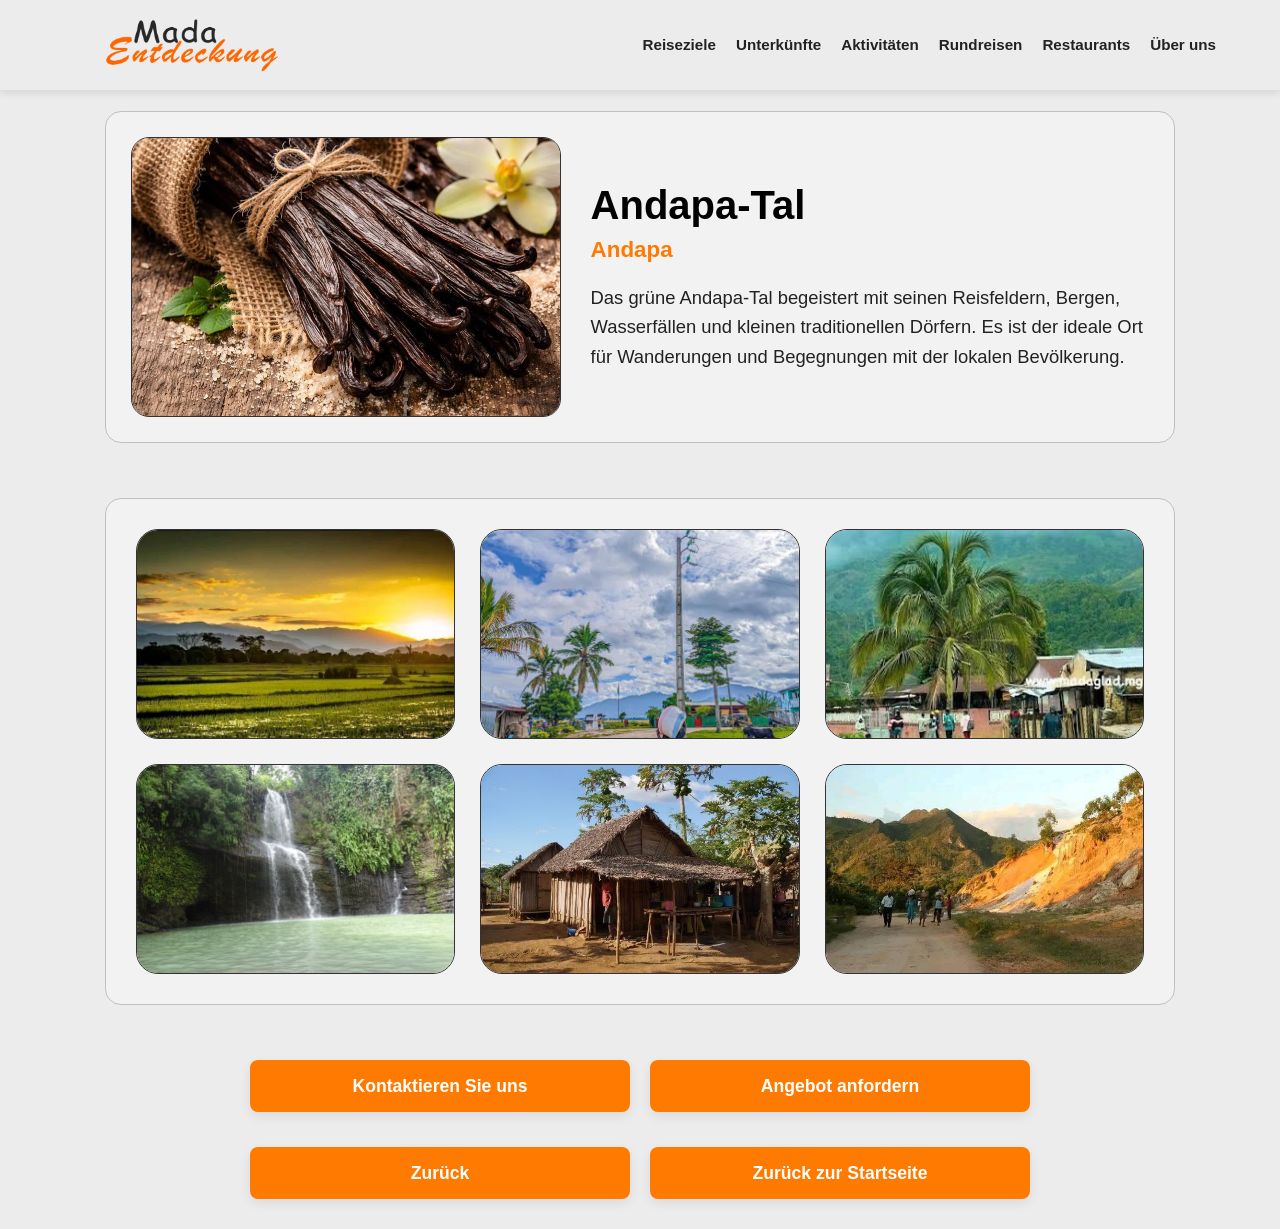
<file: fiche/circuit/Andapa.html>
<!doctype html>
<html lang="de">
  <head>
    <meta charset="UTF-8" />
    <meta name="viewport" content="width=device-width, initial-scale=1.0" />
    <title>Mada Entdeckung - Detailseite</title>
    <!-- CSS Global -->
    <link rel="stylesheet" href="../../css/style.css" />
    <!-- CSS Spécifique aux Fiches -->
    <link rel="stylesheet" href="../../css/fiche.css" />
  </head>
  <body>
    <!-- ================= HEADER & NAVIGATION ================= -->
    <header class="header">
      <div class="logo">
        <a href="../../index.html">
          <img src="../../images/logo/logo.png" alt="Mada Entdeckung Logo" />
        </a>
      </div>
      <nav class="navbar">
        <ul>
          <li><a href="../../page/destination.html">Reiseziele</a></li>
          <li><a href="../../page/hebergement.html">Unterkünfte</a></li>
          <li><a href="../../page/activite.html">Aktivitäten</a></li>
          <li><a href="../../page/circuit.html" class="active">Rundreisen</a></li>
          <li><a href="../../page/restaurant.html">Restaurants</a></li>
          <li><a href="../../page/apropos.html">Über uns</a></li>
        </ul>
      </nav>
    </header>

    <main class="fiche-page">
      <!-- ================= BLOC PRÉSENTATION PRINCIPALE ================= -->
      <section class="fiche-hero">
        <div class="fiche-hero-image">
          <img src="../../images/circuit/Antalaha/01.jpg" alt="Antalaha" />
        </div>
        <div class="fiche-hero-content">
          <h1 class="fiche-title">Andapa-Tal</h1>
          <p class="fiche-location">Andapa</p>

          <p class="fiche-description">
            Das grüne Andapa-Tal begeistert mit seinen Reisfeldern, Bergen,
            Wasserfällen und kleinen traditionellen Dörfern. Es ist der ideale
            Ort für Wanderungen und Begegnungen mit der lokalen Bevölkerung.
          </p>
        </div>
      </section>

      <!-- ================= GALERIE PHOTOS ================= -->
      <section class="fiche-galerie">
        <div class="galerie-grid">
          <div class="galerie-item">
            <img src="../../images/circuit/Andapa/01.jpg" alt="Foto 1" />
          </div>
          <div class="galerie-item">
            <img src="../../images/circuit/Andapa/02.jpg" alt="Foto 2" />
          </div>
          <div class="galerie-item">
            <img src="../../images/circuit/Andapa/03.jpg" alt="Foto 3" />
          </div>
          <div class="galerie-item">
            <img src="../../images/circuit/Andapa/04.jpg" alt="Foto 4" />
          </div>
          <div class="galerie-item">
            <img src="../../images/circuit/Andapa/05.jpg" alt="Foto 5" />
          </div>
          <div class="galerie-item">
            <img src="../../images/circuit/Andapa/06.jpg" alt="Foto 6" />
          </div>
        </div>
      </section>
      <!-- ================= BOUTONS D'ACTION & NAVIGATION ================= -->
      <div class="actions-group">
        <a href="https://wa.me/" class="btn-main">Kontaktieren Sie uns</a>
        <a href="../../page/devis.html" class="btn-main">Angebot anfordern</a>
      </div>

      <div class="navigation-group">
        <a href="javascript:history.back()" class="btn-main">Zurück</a>
        <a href="../../index.html" class="btn-main"
          >Zurück zur Startseite</a
        >
      </div>
    </main>

    <script src="../../js/script.js" defer></script>
  </body>
</html>
</file>
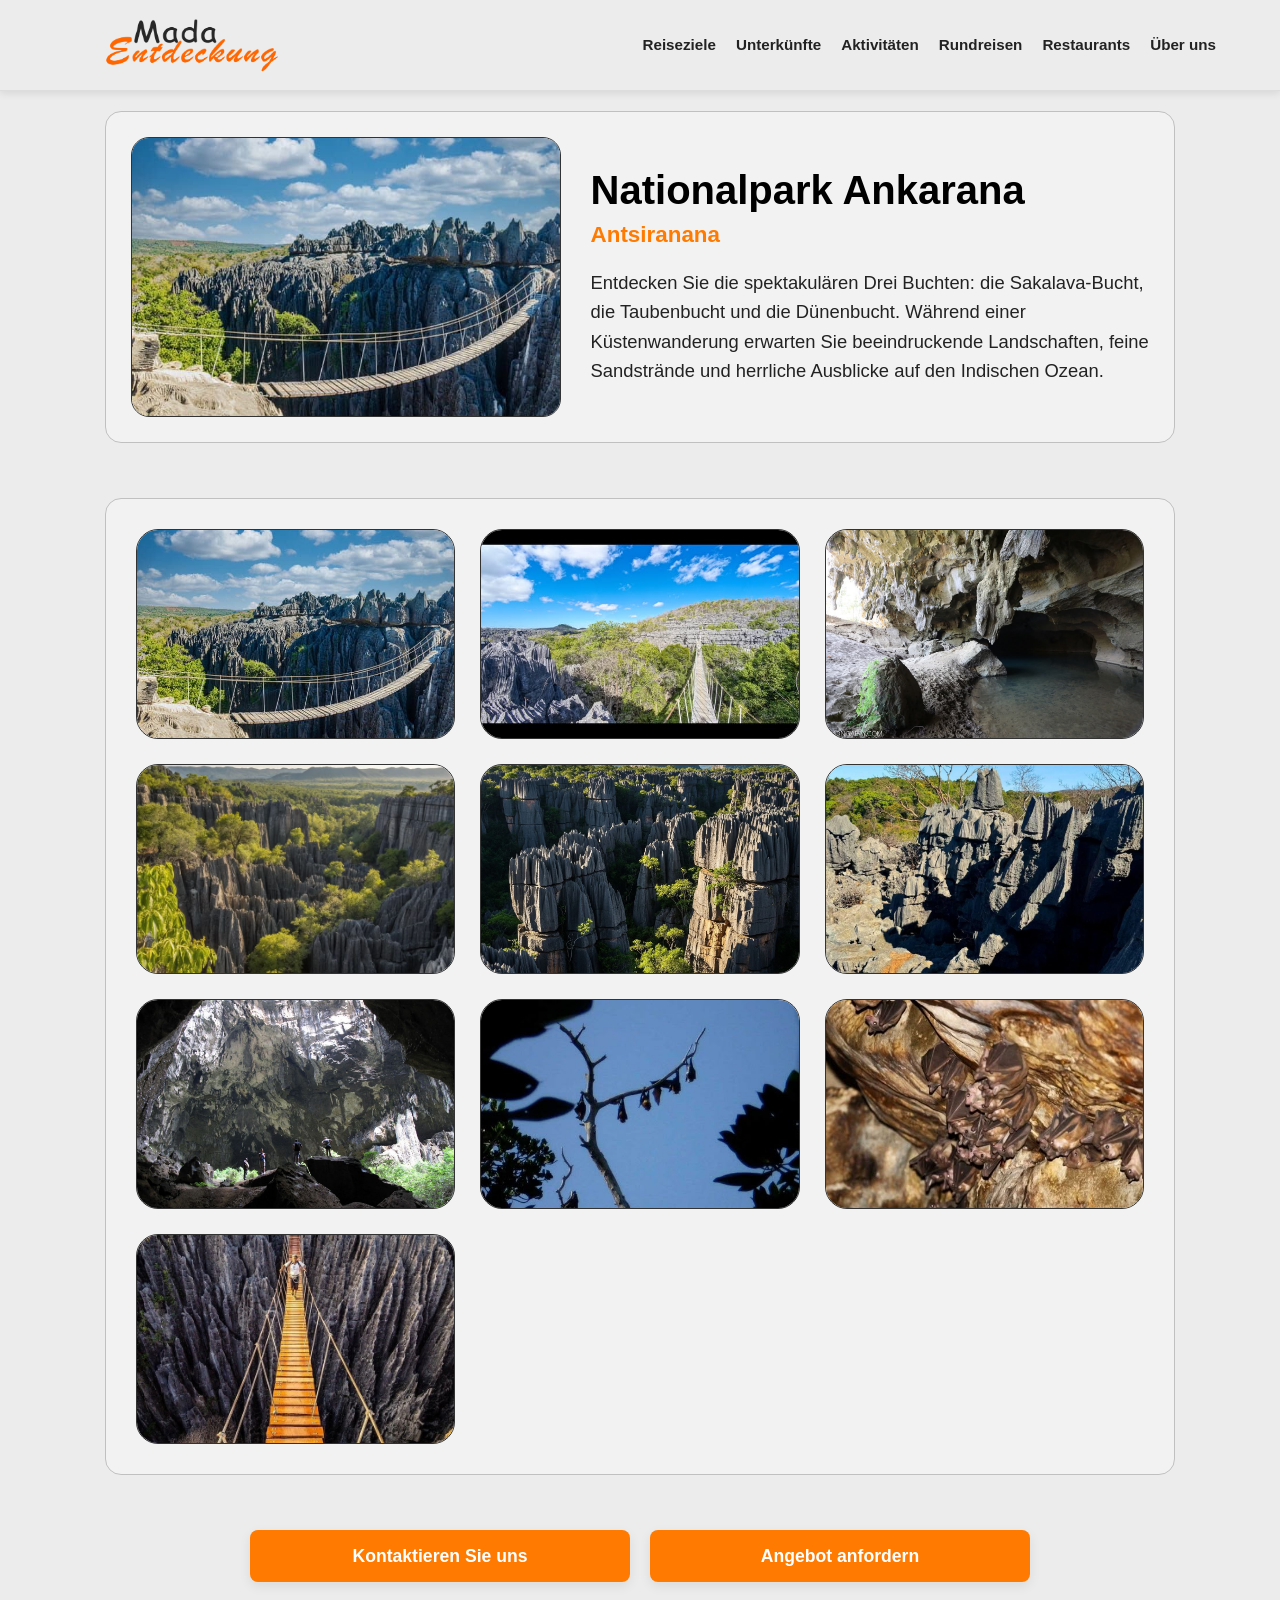
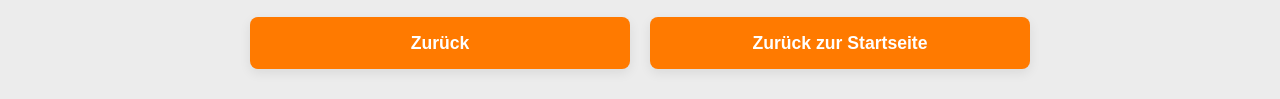
<file: fiche/circuit/Ankarana.html>
<!doctype html>
<html lang="de">
  <head>
    <meta charset="UTF-8" />
    <meta name="viewport" content="width=device-width, initial-scale=1.0" />
    <title>Mada Entdeckung - Detailseite</title>
    <!-- CSS Global -->
    <link rel="stylesheet" href="../../css/style.css" />
    <!-- CSS Spécifique aux Fiches -->
    <link rel="stylesheet" href="../../css/fiche.css" />
  </head>
  <body>
    <!-- ================= HEADER & NAVIGATION ================= -->
    <header class="header">
      <div class="logo">
        <a href="../../index.html">
          <img src="../../images/logo/logo.png" alt="Mada Entdeckung Logo" />
        </a>
      </div>
      <nav class="navbar">
        <ul>
          <li><a href="../../page/destination.html">Reiseziele</a></li>
          <li><a href="../../page/hebergement.html">Unterkünfte</a></li>
          <li><a href="../../page/activite.html">Aktivitäten</a></li>
          <li><a href="../../page/circuit.html" class="active">Rundreisen</a></li>
          <li><a href="../../page/restaurant.html">Restaurants</a></li>
          <li><a href="../../page/apropos.html">Über uns</a></li>
        </ul>
      </nav>
    </header>

    <main class="fiche-page">
      <!-- ================= BLOC PRÉSENTATION PRINCIPALE ================= -->
      <section class="fiche-hero">
        <div class="fiche-hero-image">
          <img
            src="../../images/circuit/Parc Ankarana/01.jpg"
            alt="Nationalpark Ankarana"
          />
        </div>
        <div class="fiche-hero-content">
          <h1 class="fiche-title">
            Nationalpark Ankarana
          </h1>
          <p class="fiche-location">Antsiranana</p>
          <p class="fiche-description">
            Entdecken Sie die spektakulären Drei Buchten: die Sakalava-Bucht,
            die Taubenbucht und die Dünenbucht. Während einer Küstenwanderung
            erwarten Sie beeindruckende Landschaften, feine Sandstrände und
            herrliche Ausblicke auf den Indischen Ozean.
          </p>
        </div>
      </section>

      <!-- ================= GALERIE PHOTOS ================= -->
      <section class="fiche-galerie">
        <div class="galerie-grid">
          <div class="galerie-item">
            <img src="../../images/circuit/Parc Ankarana/01.jpg" alt="Foto 1" />
          </div>
          <div class="galerie-item">
            <img src="../../images/circuit/Parc Ankarana/02.jpg" alt="Foto 2" />
          </div>
          <div class="galerie-item">
            <img src="../../images/circuit/Parc Ankarana/03.jpg" alt="Foto 3" />
          </div>
          <div class="galerie-item">
            <img src="../../images/circuit/Parc Ankarana/04.jpg" alt="Foto 4" />
          </div>
          <div class="galerie-item">
            <img src="../../images/circuit/Parc Ankarana/05.jpg" alt="Foto 5" />
          </div>
          <div class="galerie-item">
            <img src="../../images/circuit/Parc Ankarana/06.jpg" alt="Foto 6" />
          </div>
          <div class="galerie-item">
            <img src="../../images/circuit/Parc Ankarana/07.jpg" alt="Foto 7" />
          </div>
          <div class="galerie-item">
            <img src="../../images/circuit/Parc Ankarana/08.jpg" alt="Foto 8" />
          </div>
          <div class="galerie-item">
            <img src="../../images/circuit/Parc Ankarana/09.jpg" alt="Foto 9" />
          </div>
          <div class="galerie-item">
            <img src="../../images/circuit/Parc Ankarana/10.jpg" alt="Foto 10" />
          </div>
        </div>
      </section>
      <!-- ================= BOUTONS D'ACTION & NAVIGATION ================= -->
      <div class="actions-group">
        <a href="https://wa.me/" class="btn-main">Kontaktieren Sie uns</a>
        <a href="../../page/devis.html" class="btn-main">Angebot anfordern</a>
      </div>

      <div class="navigation-group">
        <a href="javascript:history.back()" class="btn-main">Zurück</a>
        <a href="../../index.html" class="btn-main"
          >Zurück zur Startseite</a
        >
      </div>
    </main>

    <script src="../../js/script.js" defer></script>
  </body>
</html>
</file>
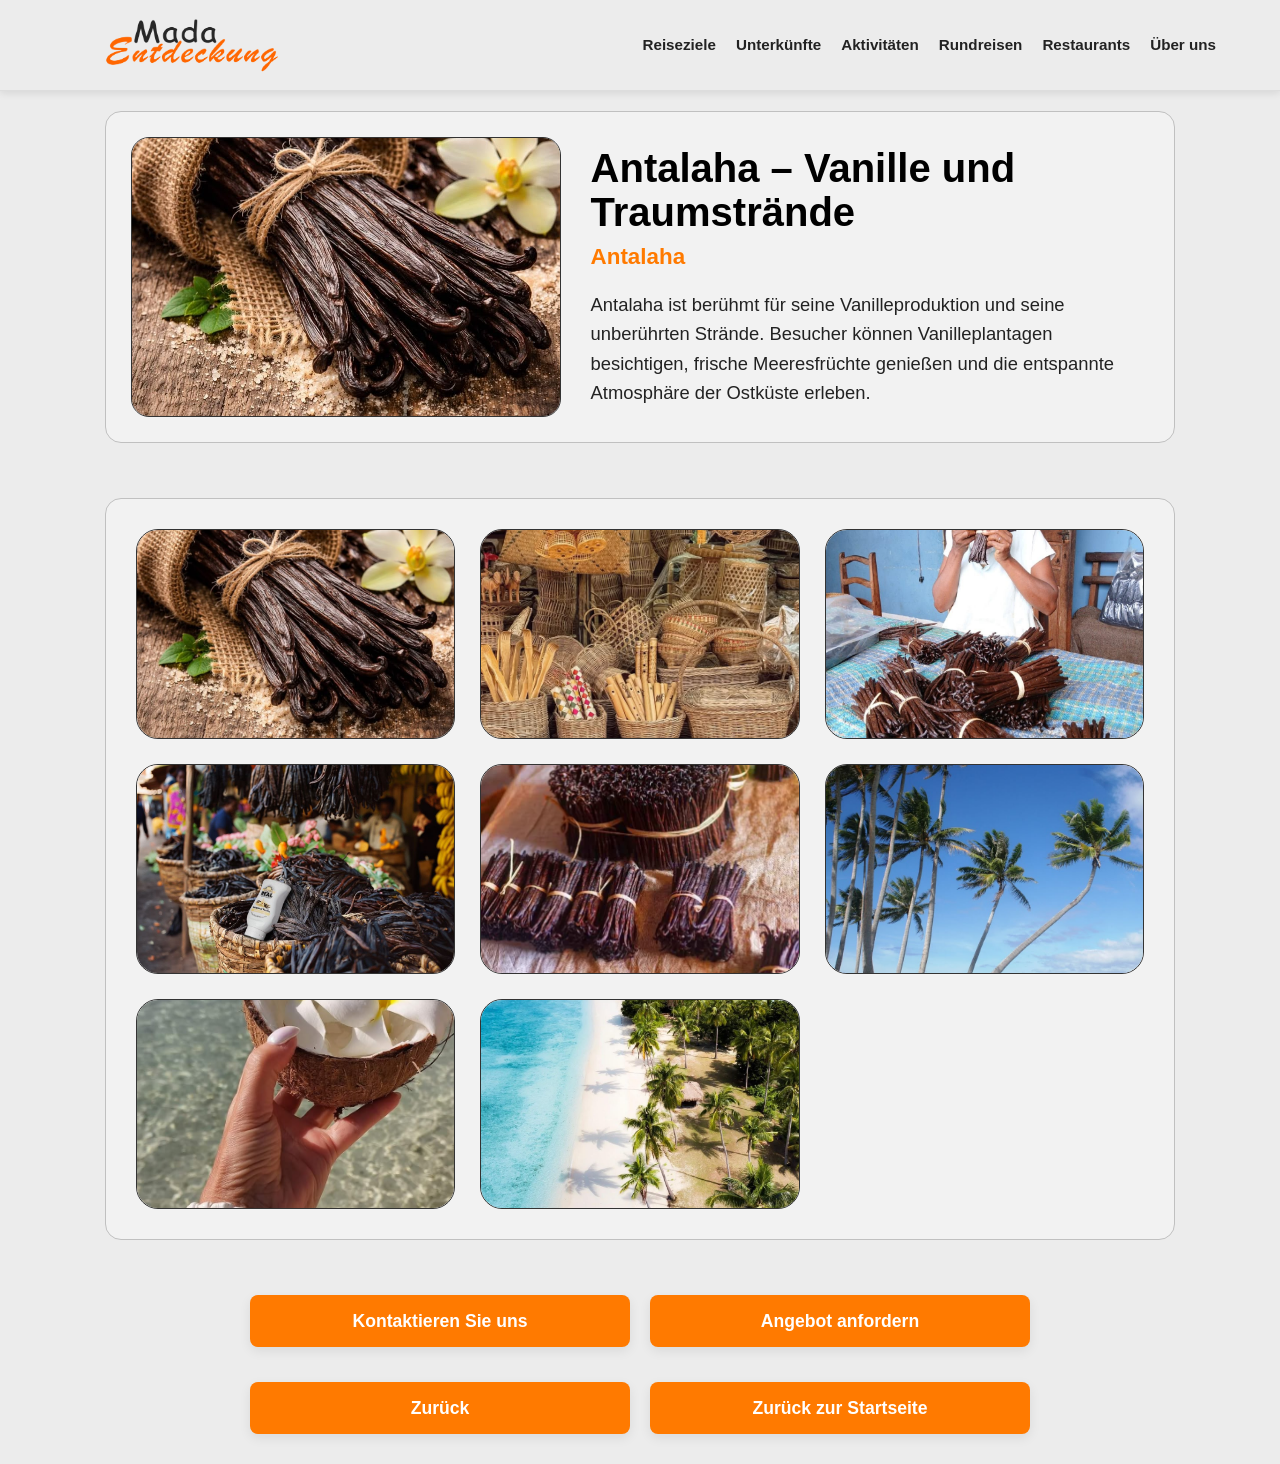
<file: fiche/circuit/Antalaha.html>
<!doctype html>
<html lang="de">
  <head>
    <meta charset="UTF-8" />
    <meta name="viewport" content="width=device-width, initial-scale=1.0" />
    <title>Mada Entdeckung - Detailseite</title>
    <!-- CSS Global -->
    <link rel="stylesheet" href="../../css/style.css" />
    <!-- CSS Spécifique aux Fiches -->
    <link rel="stylesheet" href="../../css/fiche.css" />
  </head>
  <body>
    <!-- ================= HEADER & NAVIGATION ================= -->
    <header class="header">
      <div class="logo">
        <a href="../../index.html">
          <img src="../../images/logo/logo.png" alt="Mada Entdeckung Logo" />
        </a>
      </div>
      <nav class="navbar">
        <ul>
          <li><a href="../../page/destination.html">Reiseziele</a></li>
          <li><a href="../../page/hebergement.html">Unterkünfte</a></li>
          <li><a href="../../page/activite.html">Aktivitäten</a></li>
          <li><a href="../../page/circuit.html" class="active">Rundreisen</a></li>
          <li><a href="../../page/restaurant.html">Restaurants</a></li>
          <li><a href="../../page/apropos.html">Über uns</a></li>
        </ul>
      </nav>
    </header>

    <main class="fiche-page">
      <!-- ================= BLOC PRÉSENTATION PRINCIPALE ================= -->
      <section class="fiche-hero">
        <div class="fiche-hero-image">
          <img src="../../images/circuit/Antalaha/01.jpg" alt="Antalaha" />
        </div>
        <div class="fiche-hero-content">
          <h1 class="fiche-title">Antalaha – Vanille und Traumstrände</h1>
          <p class="fiche-location">Antalaha</p>

          <p class="fiche-description">
            Antalaha ist berühmt für seine Vanilleproduktion und seine
            unberührten Strände. Besucher können Vanilleplantagen besichtigen,
            frische Meeresfrüchte genießen und die entspannte Atmosphäre der
            Ostküste erleben.
          </p>
        </div>
      </section>

      <!-- ================= GALERIE PHOTOS ================= -->
      <section class="fiche-galerie">
        <div class="galerie-grid">
          <div class="galerie-item">
            <img src="../../images/circuit/Antalaha/01.jpg" alt="Foto 1" />
          </div>
          <div class="galerie-item">
            <img src="../../images/circuit/Antalaha/02.jpg" alt="Foto 2" />
          </div>
          <div class="galerie-item">
            <img src="../../images/circuit/Antalaha/03.jpg" alt="Foto 3" />
          </div>
          <div class="galerie-item">
            <img src="../../images/circuit/Antalaha/04.jpg" alt="Foto 4" />
          </div>
          <div class="galerie-item">
            <img src="../../images/circuit/Antalaha/05.jpg" alt="Foto 5" />
          </div>
          <div class="galerie-item">
            <img src="../../images/circuit/Antalaha/06.jpg" alt="Foto 6" />
          </div>
          <div class="galerie-item">
            <img src="../../images/circuit/Antalaha/07.jpg" alt="Foto 7" />
          </div>
          <div class="galerie-item">
            <img src="../../images/circuit/Antalaha/08.jpg" alt="Foto 8" />
          </div>
        </div>
      </section>
      <!-- ================= BOUTONS D'ACTION & NAVIGATION ================= -->
      <div class="actions-group">
        <a href="https://wa.me/" class="btn-main">Kontaktieren Sie uns</a>
        <a href="../../page/devis.html" class="btn-main">Angebot anfordern</a>
      </div>

      <div class="navigation-group">
        <a href="javascript:history.back()" class="btn-main">Zurück</a>
        <a href="../../index.html" class="btn-main"
          >Zurück zur Startseite</a
        >
      </div>
    </main>

    <script src="../../js/script.js" defer></script>
  </body>
</html>
</file>
<file: css/style.css>
/* ==========================================================================
   1. VARIABLES GLOBALES & RESET
   ========================================================================== */
:root {
    /* Couleurs principales */
    --primary-orange: #ff7a00;
    --primary-orange-hover: #e06b00;
    --bg-light: #ececec;
    --bg-card: #ffffff;
    --text-color: #222222;
    --text-muted: #666666;
    
    /* Couleurs Réseaux / Footer */
    --whatsapp-green: #4cd964;
    --facebook-blue: #1877f2;
    --email-red: #ff0000;

    /* Styling */
    --border-radius: 12px;
    --box-shadow: 0 4px 12px rgba(0, 0, 0, 0.08);
    --transition: all 0.3s ease;
    --max-width: 1100px;
}

* {
    margin: 0;
    padding: 0;
    box-sizing: border-box;
}

body {
   font-family: "Comic Sans MS", "Comic Sans", cursive, sans-serif;
    background-color: var(--bg-light);
    color: var(--text-color);
    line-height: 1.6;
}

a {
    text-decoration: none;
    color: inherit;
}

ul {
    list-style: none;
}

img {
    max-width: 100%;
    height: auto;
    display: block;
}

/* Container global pour centrer le contenu */
main {
    max-width: var(--max-width);
    margin: 0 auto;
    padding: 20px 15px;
}

/* ==========================================================================
   2. HEADER & NAVIGATION
   ========================================================================== */
.header {
    background-color: var(--bg-light);
    padding: 15px 5%;
    display: flex;
    justify-content: space-between;
    align-items: center;
    border-bottom: 1px solid #ddd;
    
    /* Propriétés pour fixer la navbar au scroll */
    position: sticky;
    top: 0;
    z-index: 1000; /* Garantit que la navbar passe au-dessus des images/cartes */
    box-shadow: 0 2px 8px rgba(0, 0, 0, 0.1); /* Petite ombre sous la navbar lors du défilement */
}

.logo img {
    max-height: 60px;
}

.navbar ul {
    display: flex;
    gap: 20px;
    flex-wrap: wrap;
}

.navbar a {
    font-weight: 600;
    font-size: 0.95rem;
    transition: var(--transition);
}

.navbar a:hover {
    color: var(--primary-orange);
}

/* ==========================================================================
   3. BOUTONS RÉUTILISABLES
   ========================================================================== */
/* Petit bouton orange (cartes) */
.btn-voir {
    display: inline-block;
    background-color: var(--primary-orange);
    color: #fff;
    padding: 6px 18px;
    border-radius: 6px;
    font-weight: bold;
    font-size: 0.85rem;
    text-align: center;
    transition: var(--transition);
}

.btn-voir:hover {
    background-color: var(--primary-orange-hover);
}

/* Grand bouton principal orange */
.btn-main {
    display: inline-block;
    background-color: var(--primary-orange);
    color: #fff;
    padding: 10px 24px;
    border-radius: 8px;
    font-weight: bold;
    font-size: 1rem;
    text-align: center;
    box-shadow: var(--box-shadow);
    transition: var(--transition);
}

.btn-main:hover {
    background-color: var(--primary-orange-hover);
    transform: translateY(-2px);
}

.center-btn {
    text-align: center;
    margin-top: 25px;
}

/* ==========================================================================
   4. SECTIONS & GRILLES DE CARTES
   ========================================================================== */

/* Modifier la règle des sections dans style.css */
section {
    background-color: #f5f5f5; /* Ou #ffffff selon le fond désiré */
    border: 1px solid #d0d0d0;  /* La bordure du rectangle */
    border-radius: 12px;       /* Les coins légèrement arrondis */
    padding: 25px 20px;        /* L'espace à l'intérieur du rectangle */
    margin-bottom: 30px;       /* L'espace entre deux blocs */
}

h2 {
    text-align: center;
    font-size: 1.6rem;
    margin-bottom: 25px;
    color: #111;
}

.cards-grid {
    display: grid;
    grid-template-columns: repeat(auto-fit, minmax(280px, 1fr));
    gap: 25px;
}

/* Style de carte standard */
.card {
    background: var(--bg-card);
    border-radius: var(--border-radius);
    overflow: hidden;
    box-shadow: var(--box-shadow);
    display: flex;
    flex-direction: column;
    justify-content: space-between;
}

.card img {
    width: 100%;
    height: 180px;
    object-fit: cover;
}

.card-content {
    padding: 15px;
    display: flex;
    flex-direction: column;
    flex-grow: 1;
    justify-content: space-between;
}

.card-content p {
    font-size: 0.85rem;
    color: #444;
    margin-bottom: 15px;
}

.card-content .location {
    font-size: 0.8rem;
    color: var(--text-muted);
    margin-bottom: 10px;
}

/* Style spécifique pour cartes avec titre sur l'image (Destinations & Circuits) */
.card-image {
    position: relative;
}

.card-image h3 {
    position: absolute;
    bottom: 10px;
    left: 15px;
    color: #fff;
    font-size: 1.2rem;
    text-shadow: 0 2px 4px rgba(0,0,0,0.8);
}

/* Style spécifique pour cartes sans titre sur l'image (Hébergements & Restaurants) */
.card-content h3 {
    font-size: 1.1rem;
    margin-bottom: 2px;
}

/* ==========================================================================
   5. SECTION ACTIVITÉS
   ========================================================================== *//* ==========================================================================
   5. SECTION ACTIVITÉS (Colorée)
   ========================================================================== */
.section-activites {
    background-color: var(--bg-card);
    padding: 25px 20px;
    border-radius: var(--border-radius);
    border: 1px solid #d0d0d0;
}

.activites-grid {
    display: grid;
    grid-template-columns: repeat(auto-fit, minmax(220px, 1fr));
    gap: 15px;
}

.activite-card {
    padding: 20px 15px;
    border-radius: 10px;
    color: #ffffff;
    font-weight: bold;
    font-size: 0.95rem;
    text-align: center;
    display: flex;
    align-items: center;
    justify-content: center;
    min-height: 80px;
    box-shadow: 0 4px 8px rgba(0, 0, 0, 0.1);
    transition: var(--transition);
}

.activite-card:hover {
    transform: translateY(-3px);
    box-shadow: 0 6px 12px rgba(0, 0, 0, 0.15);
}

/* Palette de couleurs variées pour chaque carte */
.act-1 { background-color: #ff7a00; } /* Orange chaleureux */
.act-2 { background-color: #2e7d32; } /* Vert nature */
.act-3 { background-color: #0288d1; } /* Bleu lagon */
.act-4 { background-color: #e65100; } /* Rouge/Orange piment */
.act-5 { background-color: #7b1fa2; } /* Violet tropical */
.act-6 { background-color: #f57c00; } /* Jaune/Ambré soleil */

/* ==========================================================================
   6. SECTION À PROPOS (Accueil)
   ========================================================================== */
.apropos-container {
    display: flex;
    gap: 25px;
    align-items: center;
    background: var(--bg-card);
    padding: 20px;
    border-radius: var(--border-radius);
    box-shadow: var(--box-shadow);
    margin-bottom: 20px;
}

.apropos-logo {
    flex: 0 0 150px;
}

.apropos-text p {
    font-size: 0.9rem;
    color: #333;
}

.apropos-actions {
    display: flex;
    justify-content: center;
    gap: 20px;
    flex-wrap: wrap;
}

/* ==========================================================================
   7. SECTION TÉMOIGNAGES
   ========================================================================== */
.card-avis {
    background: #000;
    color: #fff;
    padding: 20px;
    border-radius: var(--border-radius);
    display: flex;
    flex-direction: column;
    justify-content: space-between;
}

.card-avis p {
    font-size: 0.8rem;
    line-height: 1.4;
    margin-bottom: 15px;
    color: #ddd;
}

.avis-author {
    display: flex;
    align-items: center;
    gap: 10px;
}

.avatar-orange {
    width: 20px;
    height: 20px;
    background-color: var(--primary-orange);
    border-radius: 50%;
    display: inline-block;
}

.author-name {
    font-size: 0.85rem;
    font-weight: bold;
}

/* ==========================================================================
   8. FOOTER & CONTACT
   ========================================================================== */
.footer {
    background-color: var(--bg-light);
    border-top: 1px solid #ddd;
    padding: 30px 15px;
    text-align: center;
}

.social-links {
    display: flex;
    justify-content: center;
    gap: 15px;
    max-width: 600px;
    margin: 0 auto 25px auto;
    flex-wrap: wrap;
}

.btn-social {
    flex: 1;
    min-width: 120px;
    padding: 10px 15px;
    color: #fff;
    font-weight: bold;
    border-radius: 6px;
    font-size: 0.9rem;
    transition: var(--transition);
}

.btn-whatsapp { background-color: var(--whatsapp-green); }
.btn-facebook { background-color: var(--facebook-blue); }
.btn-email { background-color: var(--email-red); }

.btn-social:hover {
    opacity: 0.9;
}

.footer-devis {
    margin-top: 15px;
}

/* ==========================================================================
   9. RESPONSIVE / ADAPTATION ÉCRANS
   ========================================================================== */
@media (max-width: 768px) {
    .header {
        flex-direction: column;
        gap: 15px;
    }
    
    .navbar ul {
        justify-content: center;
    }

    .apropos-container {
        flex-direction: column;
        text-align: center;
    }

    .activites-columns {
        flex-direction: column;
        text-align: center;
    }
}






/* ==========================================================================
   NOUVEAU DESIGN : SECTION RESTAURANTS (GASTRONOMIE)
   ========================================================================== */

.gastronomy-section {
  padding: 80px 5%;
  background-color: #f8f9fa;
  font-family: inherit;
}

.gastronomy-section .section-header {
  text-align: center;
  margin-bottom: 50px;
}

.gastronomy-section .section-header h2 {
  font-size: 2.5rem;
  color: #1a1a1a;
  margin-bottom: 10px;
  font-weight: 700;
}

.gastronomy-section .section-subtitle {
  color: #6c757d;
  font-size: 1.1rem;
}

/* Grille responsive */
.gastronomy-grid {
  display: grid;
  grid-template-columns: repeat(auto-fit, minmax(320px, 1fr));
  gap: 30px;
  max-width: 1200px;
  margin: 0 auto 50px auto;
}

/* Style des cartes */
.gastro-card {
  background: #ffffff;
  border-radius: 16px;
  overflow: hidden;
  box-shadow: 0 10px 30px rgba(0, 0, 0, 0.05);
  display: flex;
  flex-direction: column;
  transition: transform 0.4s cubic-bezier(0.165, 0.84, 0.44, 1), box-shadow 0.4s ease;
  position: relative;
}

.gastro-card:hover {
  transform: translateY(-8px);
  box-shadow: 0 20px 40px rgba(0, 0, 0, 0.1);
}

/* Conteneur image avec badge */
.gastro-media {
  position: relative;
  width: 100%;
  height: 220px;
  overflow: hidden;
}

.gastro-media img {
  width: 100%;
  height: 100%;
  object-fit: cover;
  transition: transform 0.6s ease;
}

.gastro-card:hover .gastro-media img {
  transform: scale(1.08);
}

/* Badge stylisé sur l'image */
.gastro-badge {
  position: absolute;
  top: 15px;
  right: 15px;
  background: rgba(0, 0, 0, 0.6);
  backdrop-filter: blur(5px);
  color: #ffffff;
  padding: 6px 14px;
  font-size: 0.85rem;
  font-weight: 500;
  border-radius: 20px;
  letter-spacing: 0.5px;
}

/* Contenu textuel */
.gastro-details {
  padding: 25px;
  display: flex;
  flex-direction: column;
  flex-grow: 1;
  justify-content: space-between;
}

.gastro-text h3 {
  font-size: 1.25rem;
  color: #2c3e50;
  margin-bottom: 12px;
  font-weight: 600;
  line-height: 1.4;
}

.gastro-description {
  font-size: 0.95rem;
  color: #555555;
  line-height: 1.6;
  margin-bottom: 20px;
}

/* Bouton d'action de la carte */
.gastro-action-btn {
  display: inline-block;
  text-align: center;
  padding: 12px 20px;
  background-color: transparent;
  color: #2e7d32;
  border: 2px solid #2e7d32;
  border-radius: 8px;
  font-weight: 600;
  text-decoration: none;
  transition: all 0.3s ease;
}

.gastro-action-btn:hover {
  background-color: #2e7d32;
  color: #ffffff;
}

/* Bouton global bas de section */
.section-footer-action {
  text-align: center;
}

.btn-global-explore {
  display: inline-block;
  padding: 15px 35px;
  background-color: #1a1a1a;
  color: #ffffff;
  border-radius: 30px;
  font-weight: 600;
  text-decoration: none;
  transition: background-color 0.3s ease, transform 0.2s ease;
}

.btn-global-explore:hover {
  background-color: #2e7d32;
  transform: scale(1.03);
}



/* ==========================================================================
   FOOTER STANDARDISÉ PROFESSIONNEL
   ========================================================================== */
.footer-standard {
  background-color: #1a1a1a;
  color: #f4f4f4;
  padding-top: 60px;
  margin-top: 60px;
  border-top: 4px solid var(--primary-orange, #ff7a00);
}

.footer-container {
  max-width: var(--max-width, 1200px);
  margin: 0 auto;
  padding: 0 20px 40px 20px;
  display: grid;
  grid-template-columns: repeat(auto-fit, minmax(260px, 1fr));
  gap: 40px;
}

.footer-col .footer-logo {
  max-height: 55px;
  margin-bottom: 15px;
}

.footer-desc {
  font-size: 0.92rem;
  line-height: 1.6;
  color: #bbb;
}

.footer-col h3 {
  color: #ffffff;
  font-size: 1.1rem;
  margin-bottom: 20px;
  position: relative;
  padding-bottom: 8px;
}

.footer-col h3::after {
  content: '';
  position: absolute;
  left: 0;
  bottom: 0;
  width: 35px;
  height: 2px;
  background-color: var(--primary-orange, #ff7a00);
}

.footer-links {
  list-style: none;
  padding: 0;
  margin: 0;
}

.footer-links li {
  margin-bottom: 10px;
}

.footer-links a {
  color: #bbb;
  text-decoration: none;
  transition: color 0.3s ease, padding-left 0.3s ease;
}

.footer-links a:hover {
  color: var(--primary-orange, #ff7a00);
  padding-left: 5px;
}

.footer-contact-item {
  font-size: 0.92rem;
  color: #bbb;
  margin-bottom: 10px;
}

.footer-contact-item a {
  color: #ffffff;
  text-decoration: none;
}

.footer-contact-item a:hover {
  text-decoration: underline;
}

.footer-action {
  margin-top: 20px;
}

.footer-bottom {
  background-color: #111111;
  text-align: center;
  padding: 20px;
  font-size: 0.85rem;
  color: #888;
  border-top: 1px solid #333;
}

/* Responsive adjustments */
@media (max-width: 768px) {
  .footer-container {
    grid-template-columns: 1fr;
    gap: 30px;
  }
}
</file>
<file: css/activite.css>
/* ==========================================================================
   PAGE ACTIVITÉS
   ========================================================================== */

.activites-page {
    max-width: var(--max-width);
    margin: 0 auto;
    padding: 0 15px;
}

/* --- Section Introduction en haut de la page --- */
.activites-intro {
    background-color: #ffffff;
    border: 1px solid #e0e0e0;
    border-radius: 12px;
    padding: 25px 30px;
    text-align: center;
    margin-bottom: 25px;
    box-shadow: 0 2px 8px rgba(0, 0, 0, 0.04);
}

.activites-intro h2 {
    font-size: 1.8rem;
    color: #f07818; /* Couleur orange Mada Entdeckung */
    margin-bottom: 10px;
}

.activites-intro p {
    color: #555555;
    font-size: 0.98rem;
    line-height: 1.6;
    max-width: 800px;
    margin: 0 auto;
}

/* --- Grand conteneur global --- */
.activites-container {
    background-color: #f2f2f2;
    border: 1px solid #d0d0d0;
    border-radius: 16px;
    padding: 30px 25px;
    margin-bottom: 40px;
}

/* Liste verticale des activités */
.activites-list {
    display: flex;
    flex-direction: column;
    gap: 25px;
}

/* Carte de chaque activité */
.activite-card {
    background-color: #ffffff;
    border: 1px solid #e2e2e2;
    border-radius: 14px;
    padding: 20px 25px;
    display: grid;
    grid-template-columns: 1fr 1fr; /* Info à gauche, 2 images à droite */
    gap: 20px;
    align-items: center;
    box-shadow: 0 3px 10px rgba(0, 0, 0, 0.05);
    transition: transform 0.2s ease, box-shadow 0.2s ease;
}

.activite-card:hover {
    transform: translateY(-2px);
    box-shadow: 0 6px 15px rgba(0, 0, 0, 0.08);
}

/* Texte de l'activité */
.activite-info h3 {
    font-size: 1.3rem;
    color: #111111;
    margin-bottom: 8px;
    border-bottom: 2px solid #004fb6; /* Ligne d'accent bleue */
    display: inline-block;
    padding-bottom: 4px;
}

.activite-desc {
    color: #555555;
    font-size: 0.92rem;
    line-height: 1.5;
}

/* Bloc des 2 images de l'activité */
.activite-images-duo {
    display: grid;
    grid-template-columns: 1fr 1fr;
    gap: 12px;
}

.img-wrapper {
    width: 100%;
    height: 150px;
    border-radius: 10px;
    overflow: hidden;
    box-shadow: 0 2px 6px rgba(0, 0, 0, 0.1);
}

.img-wrapper img {
    width: 100%;
    height: 100%;
    object-fit: cover;
    transition: transform 0.3s ease;
}

.img-wrapper:hover img {
    transform: scale(1.06);
}

/* Menu Nav Actif */
.navbar a.active {
    background-color: var(--primary-orange);
    color: #ffffff;
    padding: 4px 12px;
    border-radius: 15px;
}

/* ==========================================================================
   RESPONSIVE
   ========================================================================== */
@media (max-width: 850px) {
    .activite-card {
        grid-template-columns: 1fr; /* Passage sur une seule colonne */
    }

    .activite-info {
        text-align: center;
    }

    .activite-info h3 {
        display: block;
    }
}

@media (max-width: 500px) {
    .activites-intro {
        padding: 18px 15px;
    }

    .activites-container {
        padding: 15px;
    }

    .activite-images-duo {
        grid-template-columns: 1fr; /* Images superposées sur très petits écrans */
    }

    .img-wrapper {
        height: 180px;
    }
}
</file>
<file: css/apropos.css>
.apropos-container {
    max-width: var(--max-width);
    margin: 0 auto;
    display: flex;
    flex-direction: column;
    gap: 25px;
}
 
/* --------------------------------------------------------------------------
   SECTION 1 : BANNIÈRE HERO AVEC IMAGE DE FOND ET TITRE
   -------------------------------------------------------------------------- */
.apropos-hero {
    position: relative;
    border-radius: 20px;
    overflow: hidden;
    min-height: 320px;
    display: flex;
    align-items: center;
    justify-content: center;
    text-align: center;
    background-color: #1a1a1a;
    box-shadow: 0 4px 15px rgba(0, 0, 0, 0.15);
}
 
.hero-bg {
    position: absolute;
    top: 0;
    left: 0;
    width: 100%;
    height: 100%;
    object-fit: cover;
    z-index: 1;
}
 
.hero-overlay {
    position: absolute;
    top: 0;
    left: 0;
    width: 100%;
    height: 100%;
    background: linear-gradient(180deg, rgba(0, 0, 0, 0.3) 0%, rgba(0, 0, 0, 0.6) 100%);
    z-index: 2;
}
 
.hero-content {
    position: relative;
    z-index: 3;
    padding: 35px 40px;
    color: #ffffff;
    max-width: 700px;
}
 
.hero-content h1 {
    font-size: 2.2rem;
    margin-bottom: 10px;
    text-shadow: 1px 1px 4px rgba(0, 0, 0, 0.6);
}
 
.hero-tagline {
    font-size: 1rem;
    font-weight: bold;
    color: var(--primary-orange);
    text-shadow: 1px 1px 3px rgba(0, 0, 0, 0.6);
}
 
/* --------------------------------------------------------------------------
   SECTION 2 : TEXTE LONG + CAROUSEL D'IMAGES DÉFILANT (STICKY)
   -------------------------------------------------------------------------- */
.apropos-story {
    display: flex;
    align-items: flex-start;
    gap: 35px;
    background-color: #ffffff;
    border: 1px solid #d0d0d0;
    border-radius: 25px;
    padding: 40px 45px;
    box-shadow: 0 4px 12px rgba(0, 0, 0, 0.05);
}
 
.story-text {
    flex: 1.4;
    display: flex;
    flex-direction: column;
    gap: 30px;
}
 
.story-block h2 {
    font-size: 1.15rem;
    color: var(--primary-orange);
    margin-bottom: 12px;
    display: flex;
    align-items: center;
    gap: 8px;
}
 
.story-block .pin {
    font-size: 1rem;
}
 
.story-block p {
    font-size: 0.92rem;
    line-height: 1.6;
    color: #333333;
    margin-bottom: 12px;
}
 
.story-block p:last-child {
    margin-bottom: 0;
}
 
.story-block .quote {
    font-style: italic;
    color: var(--primary-orange);
    border-left: 3px solid var(--primary-orange);
    padding-left: 14px;
}
 
.story-block .highlight {
    font-weight: 600;
    background-color: #fff4ec;
    border-radius: 10px;
    padding: 14px 16px;
    color: #7a3d00;
}
 
.story-block .poetic {
    font-style: italic;
    color: #555555;
}
 
.story-block .signature {
    font-weight: bold;
    color: #111111;
}
 
.service-list {
    list-style: none;
    display: grid;
    grid-template-columns: repeat(2, 1fr);
    gap: 8px 15px;
    margin-top: 10px;
}
 
.service-list li {
    font-size: 0.88rem;
    background-color: #fafafa;
    border: 1px solid #eeeeee;
    border-radius: 8px;
    padding: 8px 12px;
}
 
/* Carousel d'images qui reste visible pendant le défilement du texte */
.story-carousel {
    flex: 1;
    position: sticky;
    top: 100px;
    height: 460px;
    border-radius: 18px;
    overflow: hidden;
    box-shadow: 0 4px 15px rgba(0, 0, 0, 0.18);
    background-color: #1a1a1a;
}
 
.carousel-img {
    position: absolute;
    top: 0;
    left: 0;
    width: 100%;
    height: 100%;
    object-fit: cover;
    opacity: 0;
    animation-name: carouselFade;
    animation-duration: 24s;
    animation-iteration-count: infinite;
}
 
.carousel-img:nth-child(1) { animation-delay: 0s; }
.carousel-img:nth-child(2) { animation-delay: 4s; }
.carousel-img:nth-child(3) { animation-delay: 8s; }
.carousel-img:nth-child(4) { animation-delay: 12s; }
.carousel-img:nth-child(5) { animation-delay: 16s; }
.carousel-img:nth-child(6) { animation-delay: 20s; }
 
@keyframes carouselFade {
    0%    { opacity: 0; }
    4%    { opacity: 1; }
    14%   { opacity: 1; }
    18%   { opacity: 0; }
    100%  { opacity: 0; }
}
 
/* --------------------------------------------------------------------------
   SECTION 3 : BLOC CONTACT (EMAIL / WHATSAPP)
   -------------------------------------------------------------------------- */
.contact-block {
    display: flex;
    justify-content: center;
    gap: 25px;
    flex-wrap: wrap;
}
 
.contact-item {
    display: flex;
    align-items: center;
    gap: 14px;
    background-color: #ffffff;
    border: 1px solid #d0d0d0;
    border-radius: 16px;
    padding: 18px 25px;
    min-width: 260px;
    box-shadow: 0 4px 10px rgba(0, 0, 0, 0.05);
}
 
.contact-icon {
    flex-shrink: 0;
    width: 44px;
    height: 44px;
    border-radius: 50%;
    background-color: var(--primary-orange);
    color: #ffffff;
    display: flex;
    align-items: center;
    justify-content: center;
    font-size: 1.2rem;
}
 
.contact-item strong {
    display: block;
    font-size: 0.9rem;
    color: #111111;
    margin-bottom: 2px;
}
 
.contact-item p {
    font-size: 0.9rem;
    color: #555555;
}
 
/* --------------------------------------------------------------------------
   CONTENEUR DES BOUTONS DU BAS
   -------------------------------------------------------------------------- */
.action-buttons {
    display: flex;
    justify-content: center;
    align-items: center;
    gap: 20px;
    margin-top: 10px;
    margin-bottom: 30px;
    flex-wrap: wrap;
}
 
.navbar a.active {
    background-color: var(--primary-orange);
    color: #ffffff;
    padding: 4px 12px;
    border-radius: 15px;
}
 
/* --------------------------------------------------------------------------
   RESPONSIVE
   -------------------------------------------------------------------------- */
@media (max-width: 900px) {
    .apropos-story {
        flex-direction: column;
        padding: 30px 20px;
    }
 
    .story-carousel {
        position: relative;
        top: 0;
        width: 100%;
        height: 260px;
        order: -1;
    }
 
    .service-list {
        grid-template-columns: 1fr;
    }
 
    .contact-item {
        min-width: 100%;
    }
 
    .action-buttons {
        flex-direction: column;
        gap: 12px;
    }
}
</file>
<file: css/categorie.css>
/* ==========================================================================
   STYLE COMMUN POUR LES PAGES CATÉGORIES
   ========================================================================== */

.category-page {
    max-width: var(--max-width);
    margin: 0 auto;
}

/* Container principal */
.category-container {
    background-color: #f2f2f2;
    border: 1px solid #d0d0d0;
    border-radius: 12px;
    padding: 30px 25px;
}

.category-container h2 {
    text-align: center;
    font-size: 1.8rem;
    margin-bottom: 30px;
    color: #111111;
}

/* Grille 3 colonnes */
.cards-grid {
    display: grid;
    grid-template-columns: repeat(3, 1fr);
    gap: 25px;
    margin-bottom: 35px;
}

/* Carte globale */
.card {
    background-color: #ffffff;
    border: 1px solid #c0c0c0;
    border-radius: 16px;
    overflow: hidden;
    display: flex;
    flex-direction: column;
    justify-content: space-between;
    box-shadow: 0 4px 10px rgba(0, 0, 0, 0.05);
}

/* Conteneur d'image */
.card-img-wrapper {
    position: relative;
    width: 100%;
    height: 180px;
}

.card-img-wrapper img {
    width: 100%;
    height: 100%;
    object-fit: cover;
    display: block;
}

/* --------------------------------------------------------------------------
   STRUCTURE STANDARD : HÉBERGEMENTS & RESTAURANTS
   (Texte/Ville à GAUCHE | Bouton Voir à DROITE)
   -------------------------------------------------------------------------- */
.card-content-standard {
    padding: 12px 15px;
    display: flex;
    justify-content: space-between;
    align-items: flex-end;
}

.card-info {
    text-align: left; /* Aligné à gauche */
}

.card-info h3 {
    font-size: 1.1rem;
    font-weight: bold;
    color: #000000;
    margin-bottom: 2px;
}

.card-info .location {
    font-size: 0.85rem;
    color: #666666;
}

/* --------------------------------------------------------------------------
   STRUCTURE CIRCUITS
   (Titre bleu sur l'image + Description à GAUCHE | Bouton Voir à DROITE)
   -------------------------------------------------------------------------- */
.card-title-overlay {
    position: absolute;
    bottom: 8px;
    left: 12px;
    font-size: 1.3rem;
    font-weight: bold;
    color: #0088ff; /* Bleu dynamique */
    text-shadow: 1px 1px 3px rgba(0, 0, 0, 0.8), -1px -1px 3px rgba(0, 0, 0, 0.8);
    margin: 0;
}

.card-content-circuit {
    padding: 10px 12px 12px 12px;
    display: flex;
    justify-content: space-between;
    align-items: center;
    gap: 10px;
}

.card-description {
    font-size: 0.72rem;
    color: #333333;
    line-height: 1.25;
    text-align: left; /* Description à gauche */
    margin: 0;
    flex: 1;
}

/* Bouton Voir systématiquement calé à DROITE */
.btn-voir {
    flex-shrink: 0;
}

.navbar a.active {
    background-color: var(--primary-orange);
    color: #ffffff;
    padding: 4px 12px;
    border-radius: 15px;
}
/* --------------------------------------------------------------------------
   RESPONSIVE
   -------------------------------------------------------------------------- */
@media (max-width: 850px) {
    .cards-grid {
        grid-template-columns: repeat(2, 1fr);
    }
}

@media (max-width: 550px) {
    .cards-grid {
        grid-template-columns: 1fr;
    }
}
</file>
<file: css/destination.css>
/* ==========================================================================
   PAGE DESTINATIONS
   ========================================================================== */

/* Indicateur de page active dans le menu header */
.navbar a.active {
    background-color: var(--primary-orange);
    color: #ffffff;
    padding: 4px 12px;
    border-radius: 15px;
}

/* Container des cartes destinations en empilement vertical */
.destinations-page {
    display: flex;
    flex-direction: column;
    gap: 20px;
}

/* Bloc rectangle pour chaque ville */
.destination-card {
    background-color: #f2f2f2;
    border: 1px solid #d0d0d0;
    border-radius: 12px;
    padding: 15px 20px 20px 20px;
    margin-bottom: 0; /* Géré par le gap du parent */
}

.destination-card h2 {
    text-align: left;
    font-size: 1.5rem;
    margin-bottom: 12px;
}

/* Format d'image panoramique large */
.destination-image {
    width: 100%;
    height: 220px;
    border-radius: 8px;
    overflow: hidden;
    margin-bottom: 15px;
}

.destination-image img {
    width: 100%;
    height: 100%;
    object-fit: cover;
}

/* Zone texte + bouton alignés en bas */
.destination-footer {
    display: flex;
    justify-content: space-between;
    align-items: flex-end;
    gap: 20px;
}

.destination-footer p {
    font-size: 0.9rem;
    color: #333333;
    max-width: 80%;
}

.destination-footer .btn-voir {
    font-size: 1rem;
    padding: 8px 25px;
    border-radius: 8px;
    flex-shrink: 0;
}

/* Adaptation écran mobile */
@media (max-width: 600px) {
    .destination-footer {
        flex-direction: column;
        align-items: flex-start;
    }
    
    .destination-footer p {
        max-width: 100%;
    }

    .destination-footer .btn-voir {
        align-self: flex-end;
    }
}
</file>
<file: css/fiche.css>
/* ==========================================================================
   PAGE FICHE DÉTAILLÉE (Template)
   ========================================================================== */

.fiche-page {
    display: flex;
    flex-direction: column;
    gap: 25px;
}

/* --------------------------------------------------------------------------
   1. HERO / PRÉSENTATION
   -------------------------------------------------------------------------- */
.fiche-hero {
    background-color: #f2f2f2;
    border: 1px solid #c0c0c0;
    border-radius: 16px;
    padding: 25px;
    display: flex;
    gap: 30px;
    align-items: center;
}

.fiche-hero-image {
    flex: 1;
    min-width: 300px;
    height: 280px;
}

.fiche-hero-image img {
    width: 100%;
    height: 100%;
    object-fit: cover;
    border-radius: 18px;
    border: 1px solid #333333; /* Fine bordure noire */
}

.fiche-hero-content {
    flex: 1.3;
}

/* Titre principal énorme */
.fiche-title {
    font-size: 2.5rem;
    font-weight: bold;
    color: #000000;
    line-height: 1.1;
    margin-bottom: 5px;
}

/* Emplacement / Ville */
.fiche-location {
    font-size: 1.4rem;
    font-weight: bold;
    color: var(--primary-orange);
    margin-bottom: 15px;
}

/* Texte explicatif grand et très lisible */
.fiche-description {
    font-size: 1.15rem;
    line-height: 1.6;
    color: #222222;
}

/* --------------------------------------------------------------------------
   2. GALERIE PHOTOS
   -------------------------------------------------------------------------- */
.fiche-galerie {
    background-color: #f2f2f2;
    border: 1px solid #c0c0c0;
    border-radius: 16px;
    padding: 30px;
}

.galerie-grid {
    display: grid;
    grid-template-columns: repeat(3, 1fr);
    gap: 25px;
}

.galerie-item {
    height: 210px;
}

.galerie-item img {
    width: 100%;
    height: 100%;
    object-fit: cover;
    border-radius: 22px; /* Coins très arrondis comme sur le visuel */
    border: 1px solid #333333; /* Fine bordure sombre */
}

/* --------------------------------------------------------------------------
   3. BOUTONS BAS DE PAGE
   -------------------------------------------------------------------------- */
.actions-group,
.navigation-group {
    display: flex;
    justify-content: center;
    gap: 20px;
    margin-bottom: 10px;
}

.actions-group .btn-main,
.navigation-group .btn-main {
    flex: 1;
    max-width: 380px;
    text-align: center;
    padding: 12px 20px;
    font-size: 1.1rem;
}

/* --------------------------------------------------------------------------
   4. RESPONSIVE
   -------------------------------------------------------------------------- */
@media (max-width: 850px) {
    .fiche-hero {
        flex-direction: column;
    }

    .fiche-hero-image {
        width: 100%;
        height: 230px;
    }

    .fiche-title {
        font-size: 2rem;
    }

    .galerie-grid {
        grid-template-columns: repeat(2, 1fr);
        gap: 15px;
    }
}

@media (max-width: 550px) {
    .galerie-grid {
        grid-template-columns: 1fr;
    }

    .actions-group,
    .navigation-group {
        flex-direction: column;
    }

    .actions-group .btn-main,
    .navigation-group .btn-main {
        max-width: 100%;
    }
}
</file>
